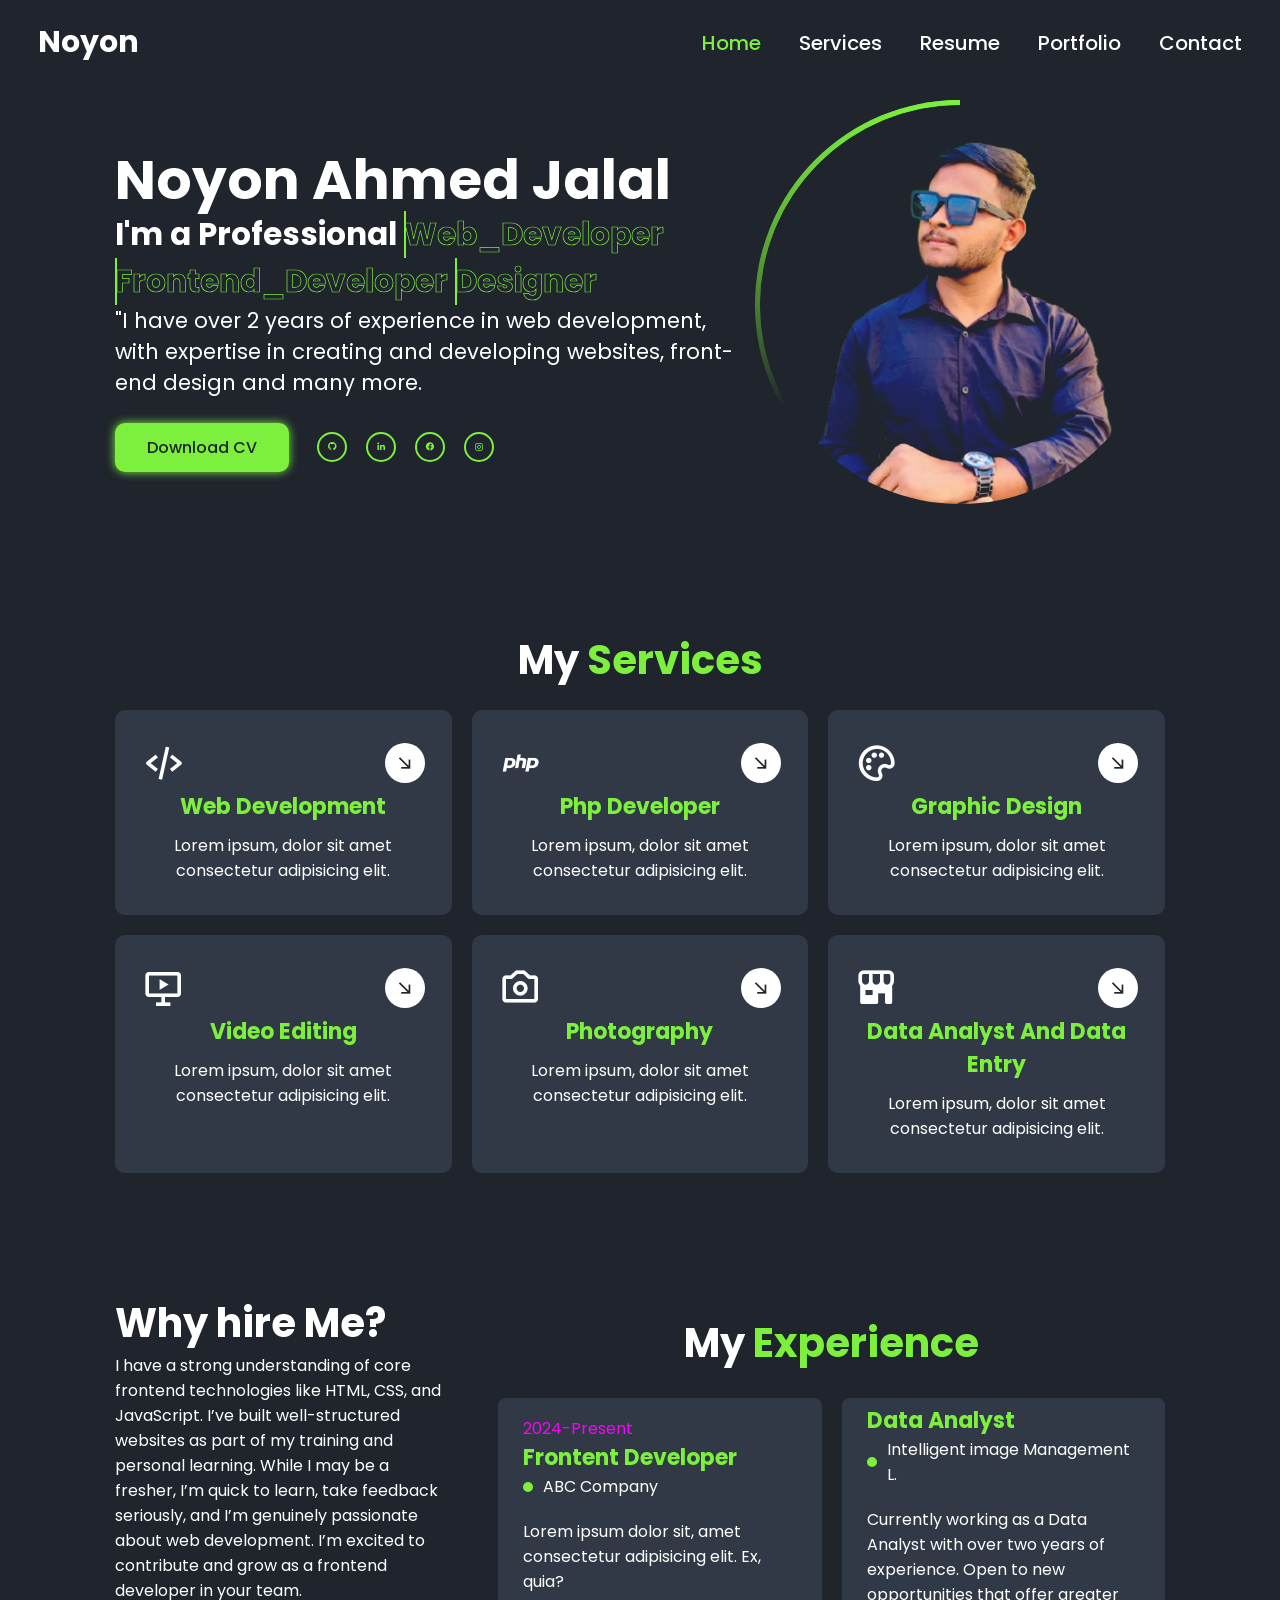
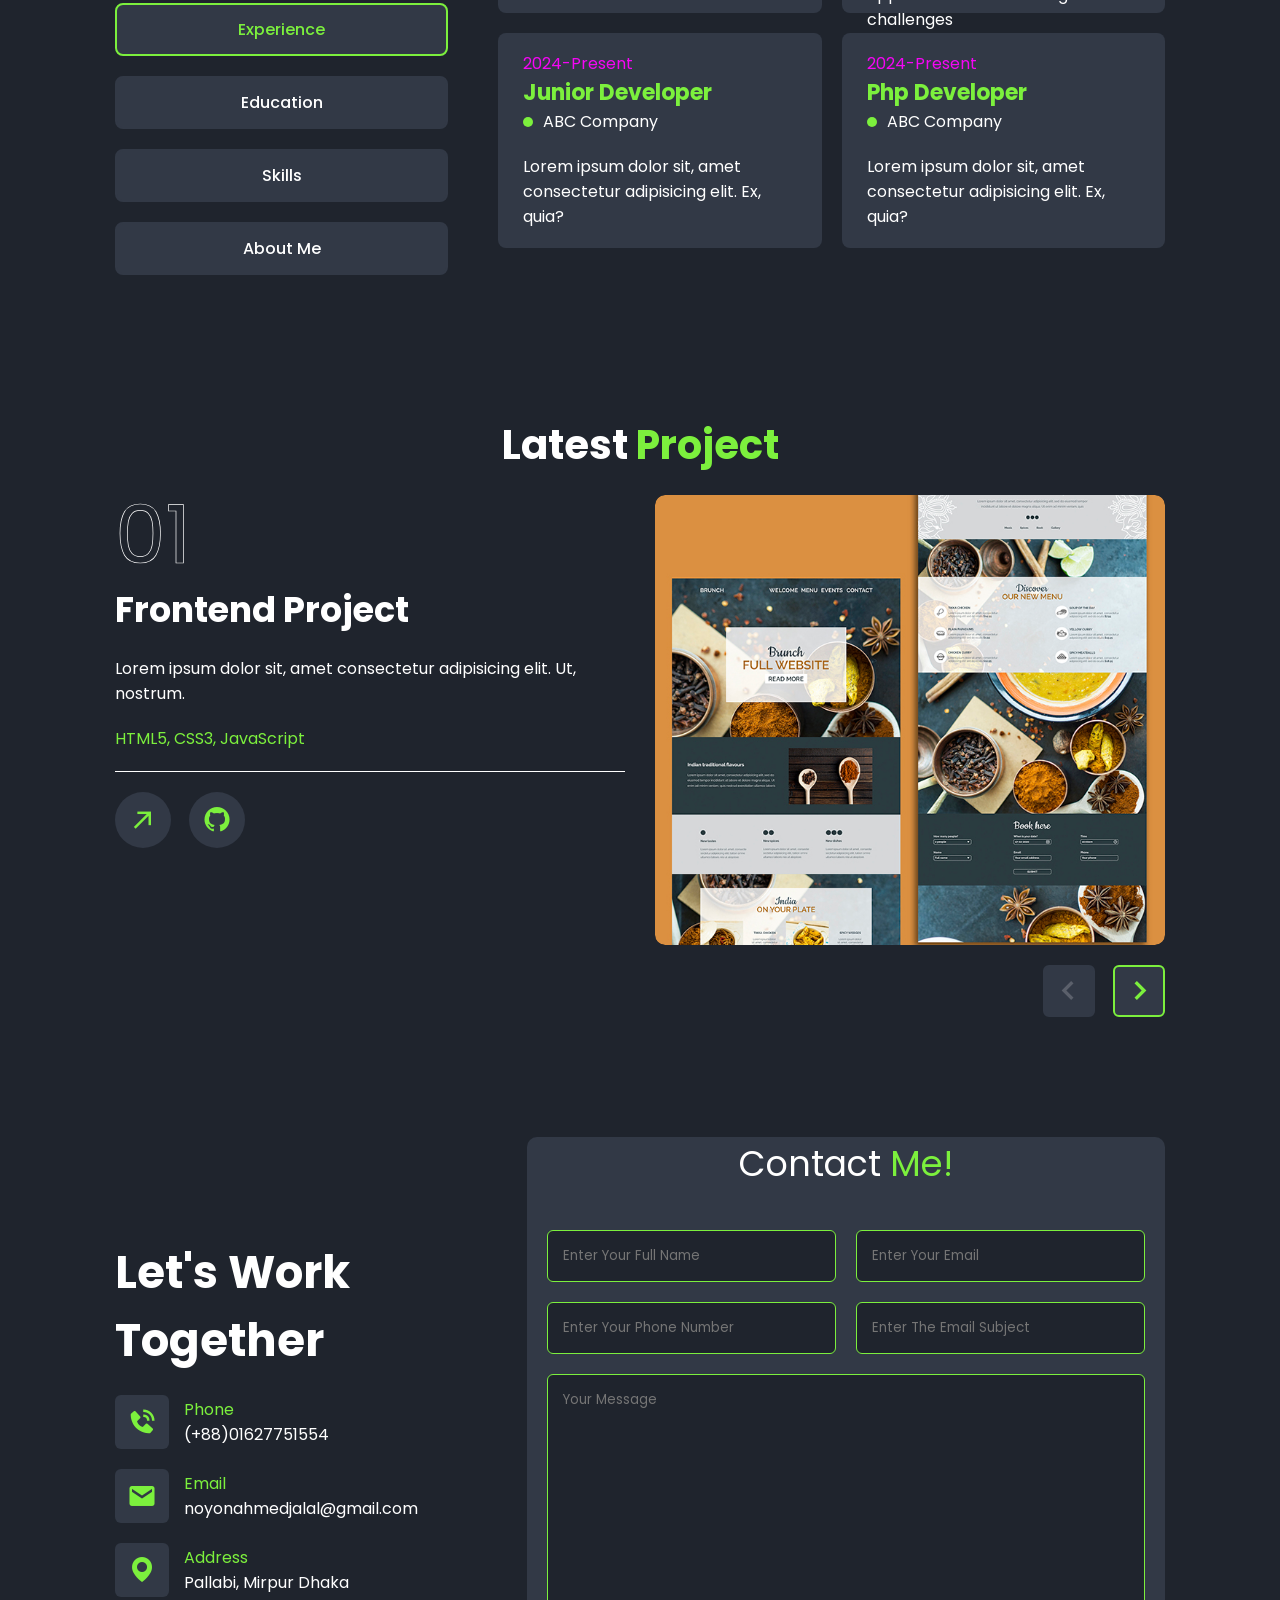
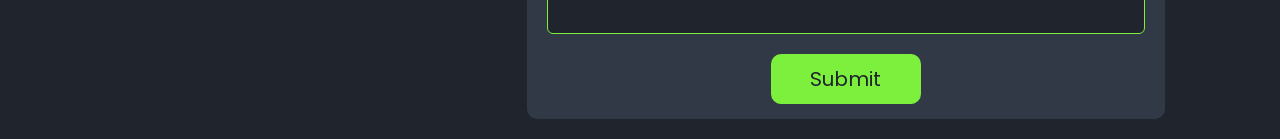
<file: index.html>
<!DOCTYPE html>
<html lang="en">
<head>
    <meta charset="UTF-8">
    <meta name="viewport" content="width=device-width, initial-scale=1.0">
    <title>Portfolio</title>
<link rel="stylesheet" href="/css/style.css">
<!-- boxicon use as a font -->
 <link href='https://unpkg.com/boxicons@2.1.4/css/boxicons.min.css' rel='stylesheet'>
 <!-- boxicon use as a font -->
</head>
<body>
    
<!-- main page start  -->
    <!-- nav start -->
     <div id="nav">
        <div id="logo">Noyon</div>
        <i class='bx bx-menu' id="menu-icon"></i>
        <div id="icon">
            <a href="#" class="active">Home</a>
            <a href="#services_page">Services</a>
            <a href="#resume">Resume</a>
            <a href="#portfolio">Portfolio</a> 
            <a href="#contact">Contact</a> 
        </div>
     </div>
     <!-- nav end -->
      <!-- home_page start -->
            <section id="home_page" class="active" >
            <div id="home_text">
                <h1>Noyon Ahmed Jalal</h1>
                <h2>I'm a Professional 
                    <span style="--1:3;" data-text="Web_Developer">Web_Developer</span>
                    <span style="--1:2;" data-text="Frontend_Developer">Frontend_Developer</span>
                    <span style="--1:1;" data-text="Designer">Designer</span>
                    
                </h2>
                <p>"I have over 2 years of experience in web development, with expertise in creating and developing websites, front-end design and many more.</p>
                <div id="home_btn">
                    <a href="#" id="btn_cv">Download CV</a>
                    <div id="home_icon">
                        <a href="#"><i class='bx bxl-github'></i></a>
                        <a href="#"><i class='bx bxl-linkedin'></i></a>
                        <a href="#"><i class='bx bxl-facebook-circle' ></i></a>
                        <a href="#"><i class='bx bxl-instagram' ></i></a>
                    </div>
                </div>
            </div>

            <div id="home_img">
                <div id="img_box">
                    <div id="img">
                        <img src="/photo/IMG_2248-removebg-preview (1).png" alt="photo">
                    </div>
                </div>
            </div>
        </div></section>
       <!-- home_page end -->


    <!-- service_page start -->
    <section id="services_page" class="">
     
            <h2 id="services_header">My <span>Services</span></h2>
    
        <div id="services_container">
            <div id="services_box">
                <div id="services_icon">
                    <i class='bx bx-code-alt'></i>
                    <a href="#"><i class='bx bx-arrow-back'></i></a>
                </div>
                <h3>Web Development</h3>
                <p>Lorem ipsum, dolor sit amet consectetur adipisicing elit.</p>
            </div>

             <div id="services_box">
                <div id="services_icon">
                   <i class='bx bxl-php'></i>
                <a href="#"><i class='bx bx-arrow-back'></i></a>
                </div>
                    <h3>Php Developer</h3>
                    <p>Lorem ipsum, dolor sit amet consectetur adipisicing elit.</p>
            </div>


             <div id="services_box">
                <div id="services_icon">
                    <i class='bx bx-palette'></i>
                    <a href="#"><i class='bx bx-arrow-back'></i></a>
                </div>
                    <h3>Graphic Design</h3>
                    <p>Lorem ipsum, dolor sit amet consectetur adipisicing elit.</p>
            </div>
             <div id="services_box">
                <div id="services_icon">
                    <i class='bx bx-slideshow'></i>
                    <a href="#"><i class='bx bx-arrow-back'></i></a>
                </div>
                        <h3>Video Editing</h3>
                        <p>Lorem ipsum, dolor sit amet consectetur adipisicing elit.</p>
            </div>
            
             <div id="services_box">
                <div id="services_icon">
                   <i class='bx bx-camera'></i>
                    <a href="#"><i class='bx bx-arrow-back'></i></a>
                </div>
                 <h3>Photography</h3>
                  <p>Lorem ipsum, dolor sit amet consectetur adipisicing elit.</p>
            </div>

                         <div id="services_box">
                <div id="services_icon">
                    <i class='bx bxs-store-alt' ></i>
                    <a href="#"><i class='bx bx-arrow-back'></i></a>
                </div>
                 <h3>Data Analyst And Data Entry</h3>
                  <p>Lorem ipsum, dolor sit amet consectetur adipisicing elit.</p>
            </div>


        </div>
     </div>
    </section>
     <!-- service_page end -->


     <!-- resume_page start -->
      <section id="resume" class="resume">
            <div class="resume-container">
                <div class="resume-box">
                    <h2>Why hire Me?</h2>
                    <p class="resume-text">I have a strong understanding of core frontend technologies like HTML, CSS, and JavaScript. I’ve built well-structured websites as part of my training and personal learning. While I may be a fresher, I’m quick to learn, take feedback seriously, and I’m genuinely passionate about web development. I’m excited to contribute and grow as a frontend developer in your team.</p>
                    <button class="resume-btn active">Experience</button>
                    <button class="resume-btn">Education</button>
                    <button class="resume-btn">Skills</button>
                    <button class="resume-btn">About Me</button>
                </div>
            <div class="resume-box">
            <div class="resume-detail experience active">
                        <h2 class="heading">My <span>Experience</span></h2>
                       
                    <div class="resume-list">
                    <div class="resume-item">
                        <p class="year">2024-Present</p>
                        <h3>Frontent Developer</h3>
                        <p class="company">ABC Company</p>
                        <p>Lorem ipsum dolor sit, amet consectetur adipisicing elit. Ex, quia?
                        </p>
                    </div>
                    <div class="resume-item">
                        <p class="year">2023-Present</p>
                        <h3>Data Analyst</h3>
                        <p class="company">Intelligent image Management L.</p>
                        <p>Currently working as a Data Analyst with over two years of experience.
                            Open to new opportunities that offer greater challenges
                        </p>
                    </div>
                    <div class="resume-item">
                        <p class="year">2024-Present</p>
                        <h3>Junior Developer</h3>
                        <p class="company">ABC Company</p>
                        <p>Lorem ipsum dolor sit, amet consectetur adipisicing elit. Ex, quia?
                        </p>
                    </div>
                    <div class="resume-item">
                        <p class="year">2024-Present</p>
                        <h3>Php Developer</h3>
                        <p class="company">ABC Company</p>
                        <p>Lorem ipsum dolor sit, amet consectetur adipisicing elit. Ex, quia?
                        </p>
                    </div>
                    </div>
            </div>

                    <div class="resume-detail education">
                        <h2 class="heading">My <span>Education</span></h2>                     
                        <div class="resume-list">
                            <div class="resume-item">
                                <p class="year">2024-Present</p>
                                <h3>BSC in CSE</h3>
                                <p class="company">World Univercity Of Bangladesh</p>
                                <p>Lorem ipsum dolor sit, amet consectetur adipisicing elit. Ex, quia?
                                </p>
                            </div>

                            <div class="resume-item">
                                <p class="year">2020-2024</p>
                                <h3>Diploma in Engineering</h3>
                                <p class="company">Mirpur Polytechnich Ins</p>
                                <p>Lorem ipsum dolor sit, amet consectetur adipisicing elit. Ex, quia?
                                </p>
                            </div>

                            <div class="resume-item">
                                <p class="year">2024-2024</p>
                                <h3>Professional Web Development</h3>
                                <p class="company">Creative It</p>
                                <p>Lorem ipsum dolor sit, amet consectetur adipisicing elit. Ex, quia?
                                </p>
                            </div>

                            <div class="resume-item">
                                <p class="year">2019</p>
                                <h3>Secondary School Certificate</h3>
                                <p class="company">Uttar Kalshi High School</p>
                                <p>Lorem ipsum dolor sit, amet consectetur adipisicing elit. Ex, quia?
                                </p>
                            </div>

                        </div>
                    </div>

                    <div class="resume-detail skills">
                        <h2 class="heading">My <span>Skills</span></h2>
                         <div class="resume-list">
                            <div class="resume-item">
                                 <i class='bx bxl-html5'></i>
                                <span>HTML</span>
                            </div>

                            <div class="resume-item">
                                 <i class='bx bxl-css3'></i>
                                <span>CSS</span>
                            </div>

                            <div class="resume-item">
                                <i class='bx bxl-javascript' ></i>
                                <span>Java Script</span>
                            </div>
<!-- 
                            <div class="resume-item">
                                <i class='bx bxl-php' ></i>
                                <span>Php</span>
                            </div>
                            <div class="resume-item">
                                <i class='bx bxl-mongodb' ></i>
                                <span>Mysql Database</span>
                            </div> -->

                        </div>
                    </div>

                    <div class="resume-detail about">
                        <h2 class="heading">About <span>Me</span></h2>
                      <div class="resume-list">

                        <div class="resume-item">
                            <p>Name: <span>Noyon Ahmed Jalal</span></p>
                        </div>

                        <div class="resume-item">
                            <p>Age: <span>25</span></p>
                        </div>

                        <div class="resume-item">
                            <p>Gender: <span>Male</span></p>
                        </div>

                        <div class="resume-item">
                            <p>Region: <span>Islam</span></p>
                        </div>

                        <div class="resume-item">
                            <p>Blood: <span>B (+) positive</span></p>
                        </div>

                        <div class="resume-item">
                            <p>Status: <span>Single</span></p>
                        </div>

                        <div class="resume-item">
                            <p>Address: <span>Mirpur-12, Pallabi, Dhaka</span></p>
                        </div>

                        <div class="resume-item">
                            <p>Nationality: <span>Bangladesh</span></p>
                        </div>


                      </div>
                    </div>

                </div>
            </div>
      </section>
      <!-- resume_page end -->


      <!-- portfolio_page start -->
      <section id="portfolio" class="portfolio">
        <h2 class="heading">Latest <span>Project</span></h2>
        <div class="portfolio-container">
            <div class="portfolio-box">
                <div class="portfolio-detail active">
                    <p class="numb">01</p>
                    <h3>Frontend Project</h3>
                     <p>Lorem ipsum dolor sit, amet consectetur adipisicing elit. Ut, nostrum.</p>
                    <div class="tech">
                        <p>HTML5, CSS3, JavaScript</p>
                    </div>
                    <div class="live-github">
                        <a href="#"><i class='bx bx-arrow-back'></i><span>Live Project</span></a>
                        <a href="#"><i class='bx bxl-github'></i><span>Github Repository</span></a>
                    </div>
                </div>

                <div class="portfolio-detail">
                    <p class="numb">02</p>
                    <h3>Frontend Project</h3>
                     <p>Lorem ipsum dolor sit, amet consectetur adipisicing elit. Ut, nostrum.</p>
                    <div class="tech">
                        <p>HTML5, CSS3, JavaScript</p>
                    </div>
                    <div class="live-github">
                        <a href="#"><i class='bx bx-arrow-back'></i><span>Live Project</span></a>
                        <a href="#"><i class='bx bxl-github'></i><span>Github Repository</span></a>
                    </div>
                </div>

                <div class="portfolio-detail">
                    <p class="numb">03</p>
                    <h3>Frontend Project</h3>
                     <p>Lorem ipsum dolor sit, amet consectetur adipisicing elit. Ut, nostrum.</p>
                    <div class="tech">
                        <p>HTML5, CSS3, JavaScript</p>
                    </div>
                    <div class="live-github">
                        <a href="#"><i class='bx bx-arrow-back'></i><span>Live Project</span></a>
                        <a href="#"><i class='bx bxl-github'></i><span>Github Repository</span></a>
                    </div>
                </div>

                <div class="portfolio-detail">
                    <p class="numb">04</p>
                    <h3>Frontend Project</h3>
                     <p>Lorem ipsum dolor sit, amet consectetur adipisicing elit. Ut, nostrum.</p>
                    <div class="tech">
                        <p>HTML5, CSS3, JavaScript</p>
                    </div>
                    <div class="live-github">
                        <a href="#"><i class='bx bx-arrow-back'></i><span>Live Project</span></a>
                        <a href="#"><i class='bx bxl-github'></i><span>Github Repository</span></a>
                    </div>
                </div>

                <div class="portfolio-detail">
                    <p class="numb">05</p>
                    <h3>Frontend Project</h3>
                     <p>Lorem ipsum dolor sit, amet consectetur adipisicing elit. Ut, nostrum.</p>
                    <div class="tech">
                        <p>HTML5, CSS3, JavaScript</p>
                    </div>
                    <div class="live-github">
                        <a href="#"><i class='bx bx-arrow-back'></i><span>Live Project</span></a>
                        <a href="#"><i class='bx bxl-github'></i><span>Github Repository</span></a>
                    </div>
                </div>

                <div class="portfolio-detail">
                    <p class="numb">06</p>
                    <h3>Frontend Project</h3>
                     <p>Lorem ipsum dolor sit, amet consectetur adipisicing elit. Ut, nostrum.</p>
                    <div class="tech">
                        <p>HTML5, CSS3, JavaScript</p>
                    </div>
                    <div class="live-github">
                        <a href="#"><i class='bx bx-arrow-back'></i><span>Live Project</span></a>
                        <a href="#"><i class='bx bxl-github'></i><span>Github Repository</span></a>
                    </div>
                </div>

            </div>

            <div class="portfolio-box">
                <div class="portfolio-carousel">
                    <div class="img-slide">
                        <div class="img-item">
                            <img src="/images/portfolio6.jpg" alt="">
                        </div>

                        <div class="img-item">
                            <img src="/images/portfolio5.jpg" alt="">
                        </div>

                        <div class="img-item">
                            <img src="/images/portfolio1.jpg" alt="">
                        </div>

                        <div class="img-item">
                            <img src="/images/portfolio2.jpg" alt="">
                        </div>

                        <div class="img-item">
                            <img src="/images/portfolio3.jpg" alt="">
                        </div>

                        <div class="img-item">
                            <img src="/images/portfolio4.jpg" alt="">
                        </div>

                    </div>
                </div>

                <div class="navigation ">
                    <button class="arrow-left disabled"><i class='bx bx-chevron-left'></i></button>
                    <button class="arrow-right"><i class='bx bx-chevron-right' ></i></button>
                </div>

            </div>

        </div>
      </section>
      <!-- portfolio_page end -->


      <!-- contact_page start -->
       <section id="contact" class="contact">
         <div class="contact-container">
            <div class="contact-box">
                <h2>Let's Work Together</h2>
                <div class="contact-detail">
                    <i class='bx bxs-phone-call'></i>
                    <div class="detail">
                        <p>Phone</p>
                        <p>(+88)01627751554</p>
                    </div>
                </div>

                <div class="contact-detail">
                    <i class='bx bxs-envelope' ></i>
                    <div class="detail">
                        <p>Email</p>
                        <p>noyonahmedjalal@gmail.com</p>
                    </div>
                </div>

                <div class="contact-detail">
                    <i class='bx bxs-map'></i>
                    <div class="detail">
                        <p>Address</p>
                        <p>Pallabi, Mirpur Dhaka</p>
                    </div>
                </div>

            </div>


            <div class="contact-box">
                <form action="">

                    <div class="heading">Contact <span>Me!</span></div>
                    <div class="field-box">
                        <input type="text" placeholder="Enter Your Full Name" required>
                        <input type="email" placeholder="Enter Your Email" required>
                        <input type="text" placeholder="Enter Your Phone Number" required>
                        <input type="text" placeholder="Enter The Email Subject" required>
                        <textarea name="" id="" placeholder="Your Message" required></textarea>
                    </div>
                    <button type="submit" class="btn">Submit</button>

                </form>
            </div>

         </div>
       </section>
       <!-- contact_page end -->

      
</div>
<!-- main page end -->

    <script src="/js/script.js"></script>
</body>
</html>
</file>
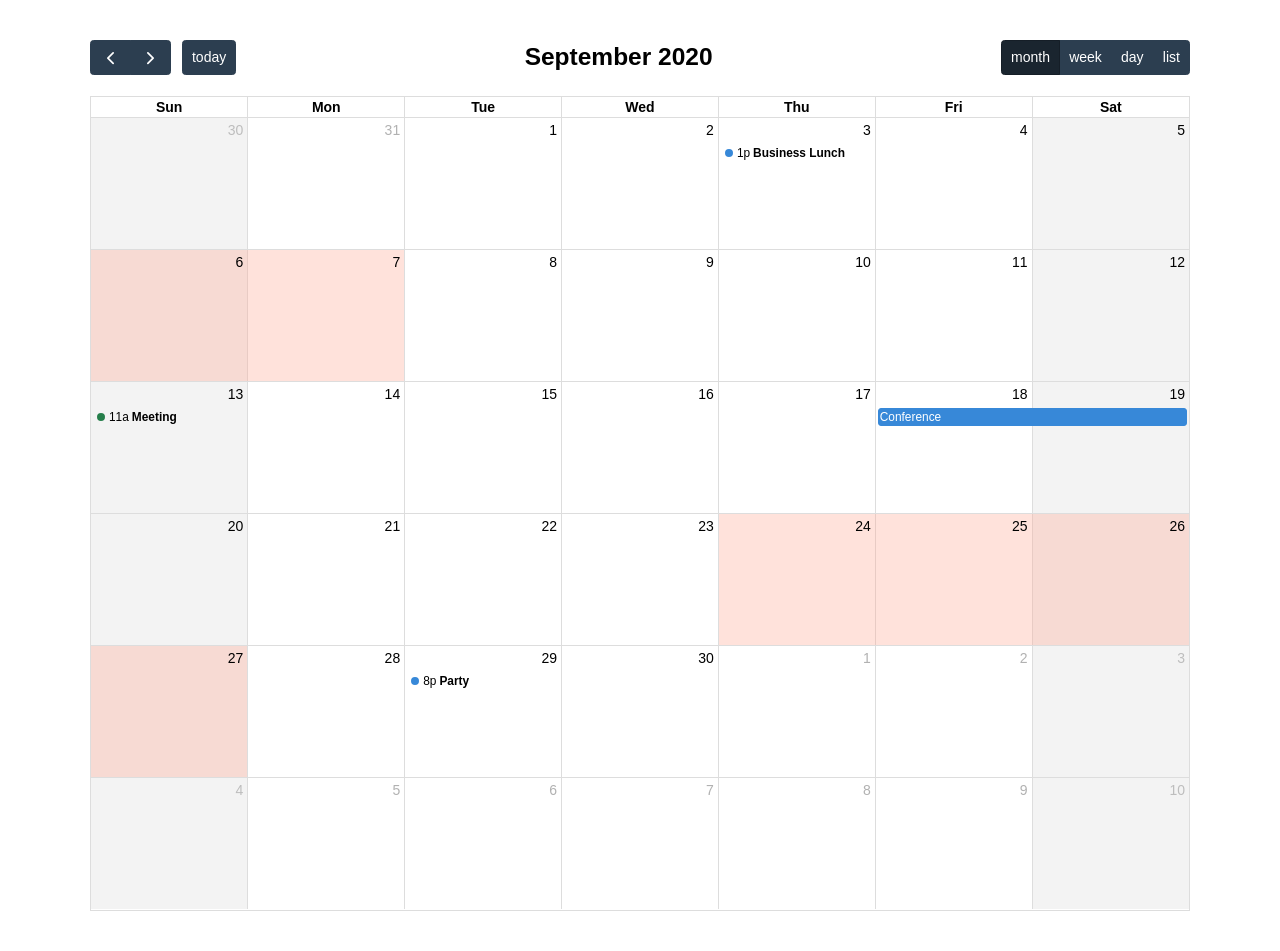
<file: Food E-commerce Website/public/assets/plugins/fullcalendar/examples/background-events.html>
<!DOCTYPE html>
<html>
<head>
<meta charset='utf-8' />
<link href='../lib/main.css' rel='stylesheet' />
<script src='../lib/main.js'></script>
<script>

  document.addEventListener('DOMContentLoaded', function() {
    var calendarEl = document.getElementById('calendar');

    var calendar = new FullCalendar.Calendar(calendarEl, {
      headerToolbar: {
        left: 'prev,next today',
        center: 'title',
        right: 'dayGridMonth,timeGridWeek,timeGridDay,listMonth'
      },
      initialDate: '2020-09-12',
      navLinks: true, // can click day/week names to navigate views
      businessHours: true, // display business hours
      editable: true,
      selectable: true,
      events: [
        {
          title: 'Business Lunch',
          start: '2020-09-03T13:00:00',
          constraint: 'businessHours'
        },
        {
          title: 'Meeting',
          start: '2020-09-13T11:00:00',
          constraint: 'availableForMeeting', // defined below
          color: '#257e4a'
        },
        {
          title: 'Conference',
          start: '2020-09-18',
          end: '2020-09-20'
        },
        {
          title: 'Party',
          start: '2020-09-29T20:00:00'
        },

        // areas where "Meeting" must be dropped
        {
          groupId: 'availableForMeeting',
          start: '2020-09-11T10:00:00',
          end: '2020-09-11T16:00:00',
          display: 'background'
        },
        {
          groupId: 'availableForMeeting',
          start: '2020-09-13T10:00:00',
          end: '2020-09-13T16:00:00',
          display: 'background'
        },

        // red areas where no events can be dropped
        {
          start: '2020-09-24',
          end: '2020-09-28',
          overlap: false,
          display: 'background',
          color: '#ff9f89'
        },
        {
          start: '2020-09-06',
          end: '2020-09-08',
          overlap: false,
          display: 'background',
          color: '#ff9f89'
        }
      ]
    });

    calendar.render();
  });

</script>
<style>

  body {
    margin: 40px 10px;
    padding: 0;
    font-family: Arial, Helvetica Neue, Helvetica, sans-serif;
    font-size: 14px;
  }

  #calendar {
    max-width: 1100px;
    margin: 0 auto;
  }

</style>
</head>
<body>

  <div id='calendar'></div>

</body>
</html>
</file>
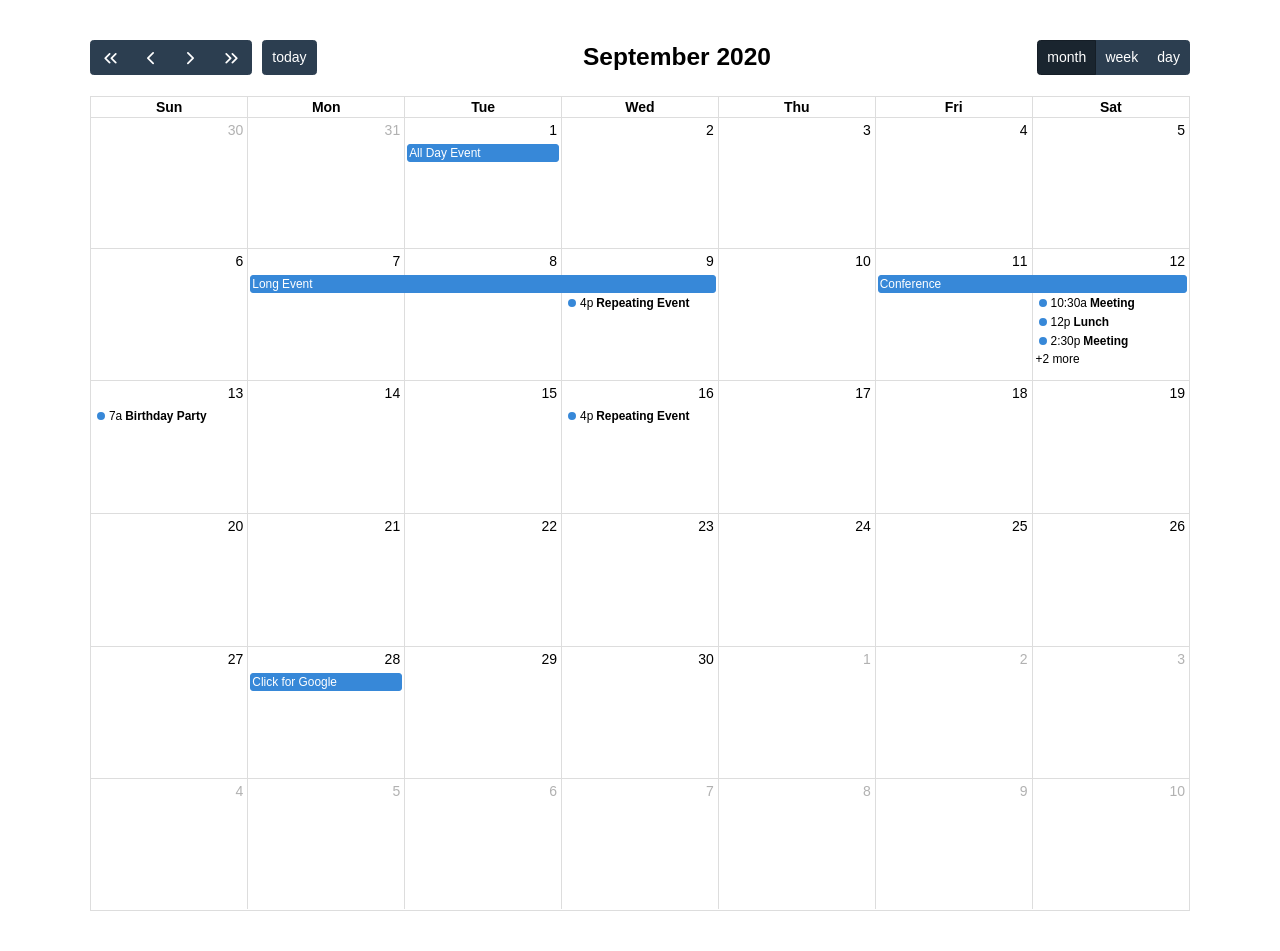
<file: Food E-commerce Website/public/assets/plugins/fullcalendar/examples/daygrid-views.html>
<!DOCTYPE html>
<html>
<head>
<meta charset='utf-8' />
<link href='../lib/main.css' rel='stylesheet' />
<script src='../lib/main.js'></script>
<script>

  document.addEventListener('DOMContentLoaded', function() {
    var calendarEl = document.getElementById('calendar');

    var calendar = new FullCalendar.Calendar(calendarEl, {
      headerToolbar: {
        left: 'prevYear,prev,next,nextYear today',
        center: 'title',
        right: 'dayGridMonth,dayGridWeek,dayGridDay'
      },
      initialDate: '2020-09-12',
      navLinks: true, // can click day/week names to navigate views
      editable: true,
      dayMaxEvents: true, // allow "more" link when too many events
      events: [
        {
          title: 'All Day Event',
          start: '2020-09-01'
        },
        {
          title: 'Long Event',
          start: '2020-09-07',
          end: '2020-09-10'
        },
        {
          groupId: 999,
          title: 'Repeating Event',
          start: '2020-09-09T16:00:00'
        },
        {
          groupId: 999,
          title: 'Repeating Event',
          start: '2020-09-16T16:00:00'
        },
        {
          title: 'Conference',
          start: '2020-09-11',
          end: '2020-09-13'
        },
        {
          title: 'Meeting',
          start: '2020-09-12T10:30:00',
          end: '2020-09-12T12:30:00'
        },
        {
          title: 'Lunch',
          start: '2020-09-12T12:00:00'
        },
        {
          title: 'Meeting',
          start: '2020-09-12T14:30:00'
        },
        {
          title: 'Happy Hour',
          start: '2020-09-12T17:30:00'
        },
        {
          title: 'Dinner',
          start: '2020-09-12T20:00:00'
        },
        {
          title: 'Birthday Party',
          start: '2020-09-13T07:00:00'
        },
        {
          title: 'Click for Google',
          url: 'http://google.com/',
          start: '2020-09-28'
        }
      ]
    });

    calendar.render();
  });

</script>
<style>

  body {
    margin: 40px 10px;
    padding: 0;
    font-family: Arial, Helvetica Neue, Helvetica, sans-serif;
    font-size: 14px;
  }

  #calendar {
    max-width: 1100px;
    margin: 0 auto;
  }

</style>
</head>
<body>

  <div id='calendar'></div>

</body>
</html>
</file>
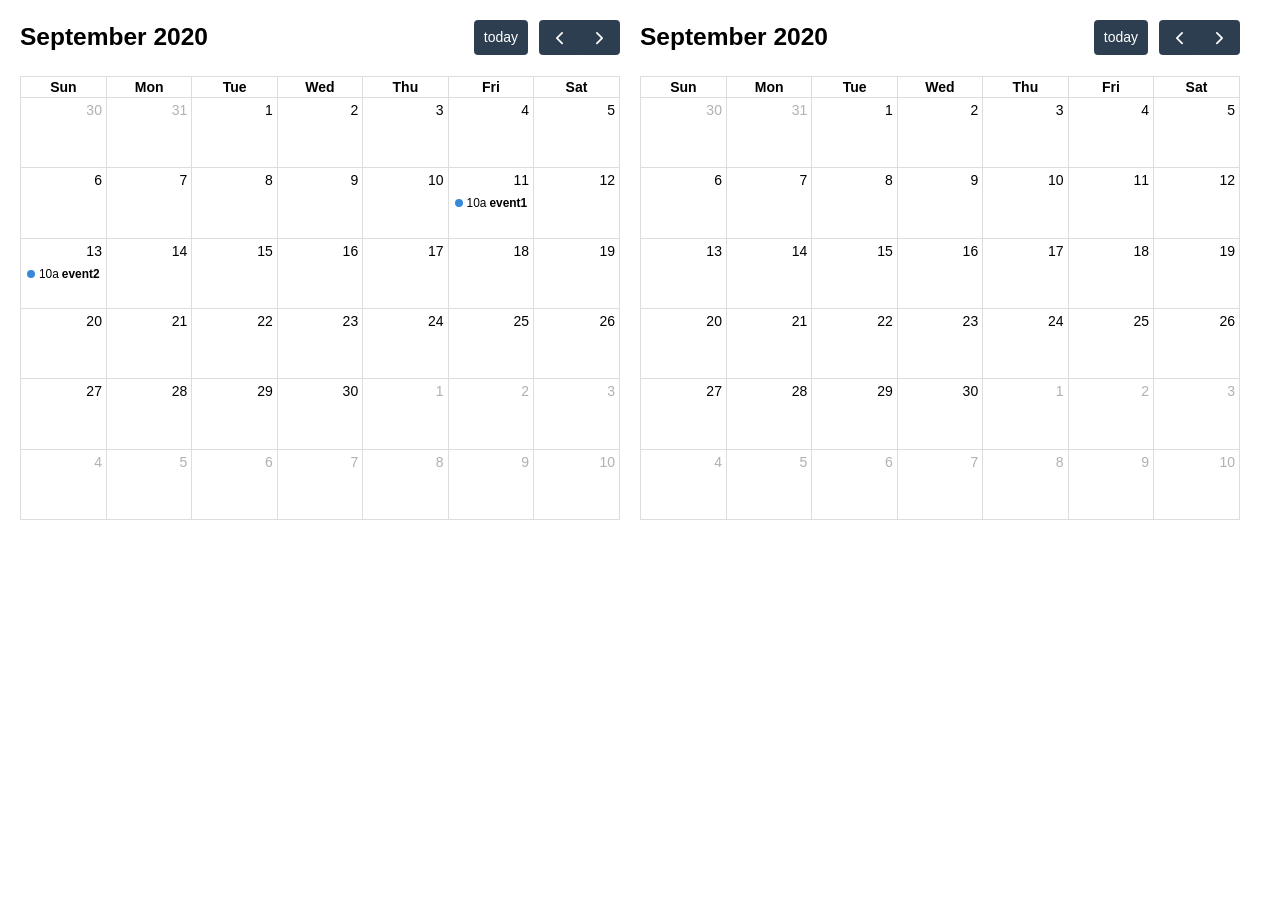
<file: Food E-commerce Website/public/assets/plugins/fullcalendar/examples/external-dragging-2cals.html>
<!DOCTYPE html>
<html>
<head>
<meta charset='utf-8' />
<link href='../lib/main.css' rel='stylesheet' />
<script src='../lib/main.js'></script>
<script>

  document.addEventListener('DOMContentLoaded', function() {
    var srcCalendarEl = document.getElementById('source-calendar');
    var destCalendarEl = document.getElementById('destination-calendar');

    var srcCalendar = new FullCalendar.Calendar(srcCalendarEl, {
      editable: true,
      initialDate: '2020-09-12',
      events: [
        {
          title: 'event1',
          start: '2020-09-11T10:00:00',
          end: '2020-09-11T16:00:00'
        },
        {
          title: 'event2',
          start: '2020-09-13T10:00:00',
          end: '2020-09-13T16:00:00'
        }
      ],
      eventLeave: function(info) {
        console.log('event left!', info.event);
      }
    });

    var destCalendar = new FullCalendar.Calendar(destCalendarEl, {
      initialDate: '2020-09-12',
      editable: true,
      droppable: true, // will let it receive events!
      eventReceive: function(info) {
        console.log('event received!', info.event);
      }
    });

    srcCalendar.render();
    destCalendar.render();
  });

</script>
<style>

  body {
    margin: 20px 0 0 20px;
    font-size: 14px;
    font-family: Arial, Helvetica Neue, Helvetica, sans-serif;
  }

  #source-calendar,
  #destination-calendar {
    float: left;
    width: 600px;
    margin: 0 20px 20px 0;
  }

</style>
</head>
<body>

  <div id='source-calendar'></div>
  <div id='destination-calendar'></div>

</body>
</html>
</file>
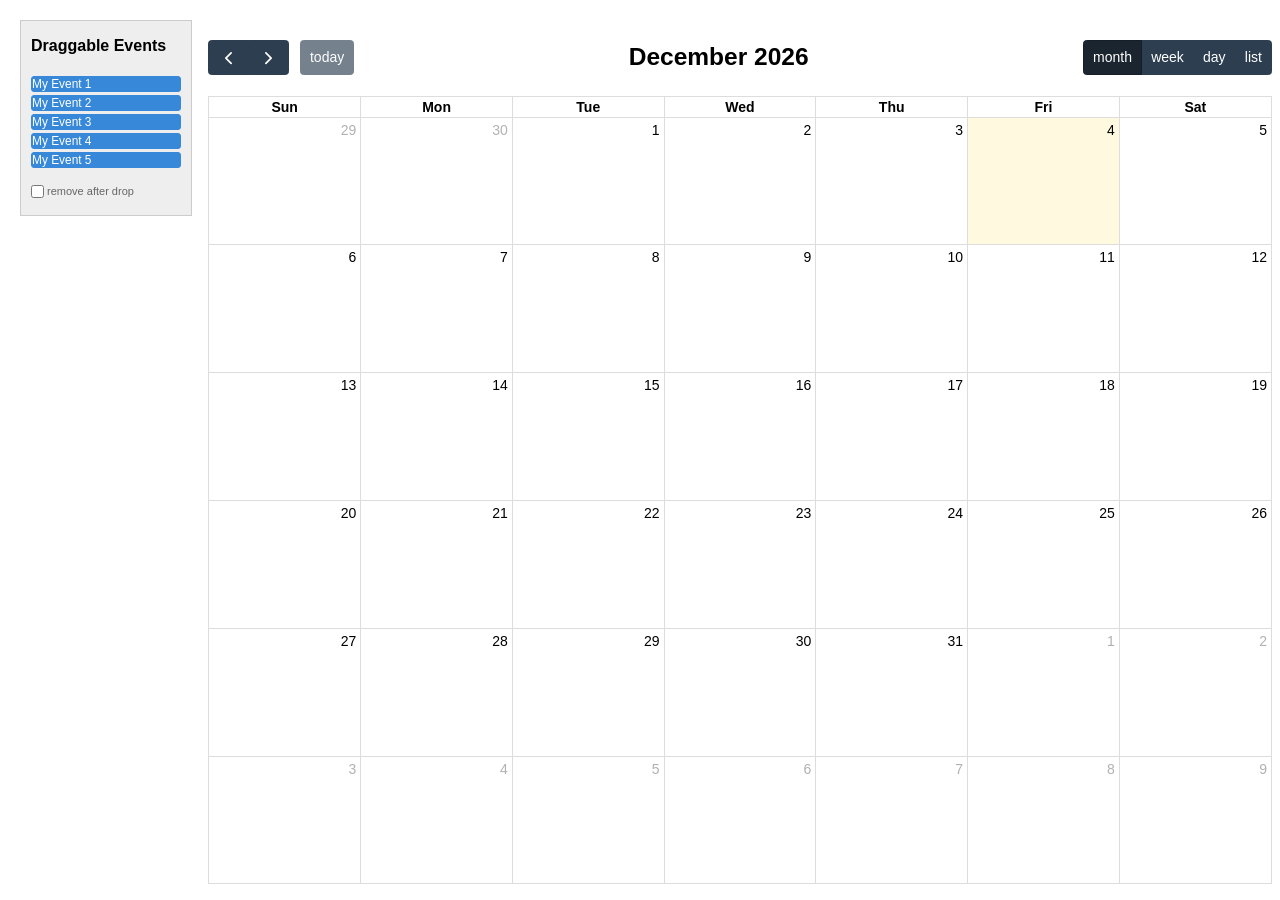
<file: Food E-commerce Website/public/assets/plugins/fullcalendar/examples/external-dragging-builtin.html>
<!DOCTYPE html>
<html>
<head>
<meta charset='utf-8' />
<link href='../lib/main.css' rel='stylesheet' />
<script src='../lib/main.js'></script>
<script>

  document.addEventListener('DOMContentLoaded', function() {

    /* initialize the external events
    -----------------------------------------------------------------*/

    var containerEl = document.getElementById('external-events-list');
    new FullCalendar.Draggable(containerEl, {
      itemSelector: '.fc-event',
      eventData: function(eventEl) {
        return {
          title: eventEl.innerText.trim()
        }
      }
    });

    //// the individual way to do it
    // var containerEl = document.getElementById('external-events-list');
    // var eventEls = Array.prototype.slice.call(
    //   containerEl.querySelectorAll('.fc-event')
    // );
    // eventEls.forEach(function(eventEl) {
    //   new FullCalendar.Draggable(eventEl, {
    //     eventData: {
    //       title: eventEl.innerText.trim(),
    //     }
    //   });
    // });

    /* initialize the calendar
    -----------------------------------------------------------------*/

    var calendarEl = document.getElementById('calendar');
    var calendar = new FullCalendar.Calendar(calendarEl, {
      headerToolbar: {
        left: 'prev,next today',
        center: 'title',
        right: 'dayGridMonth,timeGridWeek,timeGridDay,listWeek'
      },
      editable: true,
      droppable: true, // this allows things to be dropped onto the calendar
      drop: function(arg) {
        // is the "remove after drop" checkbox checked?
        if (document.getElementById('drop-remove').checked) {
          // if so, remove the element from the "Draggable Events" list
          arg.draggedEl.parentNode.removeChild(arg.draggedEl);
        }
      }
    });
    calendar.render();

  });

</script>
<style>

  body {
    margin-top: 40px;
    font-size: 14px;
    font-family: Arial, Helvetica Neue, Helvetica, sans-serif;
  }

  #external-events {
    position: fixed;
    left: 20px;
    top: 20px;
    width: 150px;
    padding: 0 10px;
    border: 1px solid #ccc;
    background: #eee;
    text-align: left;
  }

  #external-events h4 {
    font-size: 16px;
    margin-top: 0;
    padding-top: 1em;
  }

  #external-events .fc-event {
    margin: 3px 0;
    cursor: move;
  }

  #external-events p {
    margin: 1.5em 0;
    font-size: 11px;
    color: #666;
  }

  #external-events p input {
    margin: 0;
    vertical-align: middle;
  }

  #calendar-wrap {
    margin-left: 200px;
  }

  #calendar {
    max-width: 1100px;
    margin: 0 auto;
  }

</style>
</head>
<body>
  <div id='wrap'>

    <div id='external-events'>
      <h4>Draggable Events</h4>

      <div id='external-events-list'>
        <div class='fc-event fc-h-event fc-daygrid-event fc-daygrid-block-event'>
          <div class='fc-event-main'>My Event 1</div>
        </div>
        <div class='fc-event fc-h-event fc-daygrid-event fc-daygrid-block-event'>
          <div class='fc-event-main'>My Event 2</div>
        </div>
        <div class='fc-event fc-h-event fc-daygrid-event fc-daygrid-block-event'>
          <div class='fc-event-main'>My Event 3</div>
        </div>
        <div class='fc-event fc-h-event fc-daygrid-event fc-daygrid-block-event'>
          <div class='fc-event-main'>My Event 4</div>
        </div>
        <div class='fc-event fc-h-event fc-daygrid-event fc-daygrid-block-event'>
          <div class='fc-event-main'>My Event 5</div>
        </div>
      </div>

      <p>
        <input type='checkbox' id='drop-remove' />
        <label for='drop-remove'>remove after drop</label>
      </p>
    </div>

    <div id='calendar-wrap'>
      <div id='calendar'></div>
    </div>

  </div>
</body>
</html>
</file>
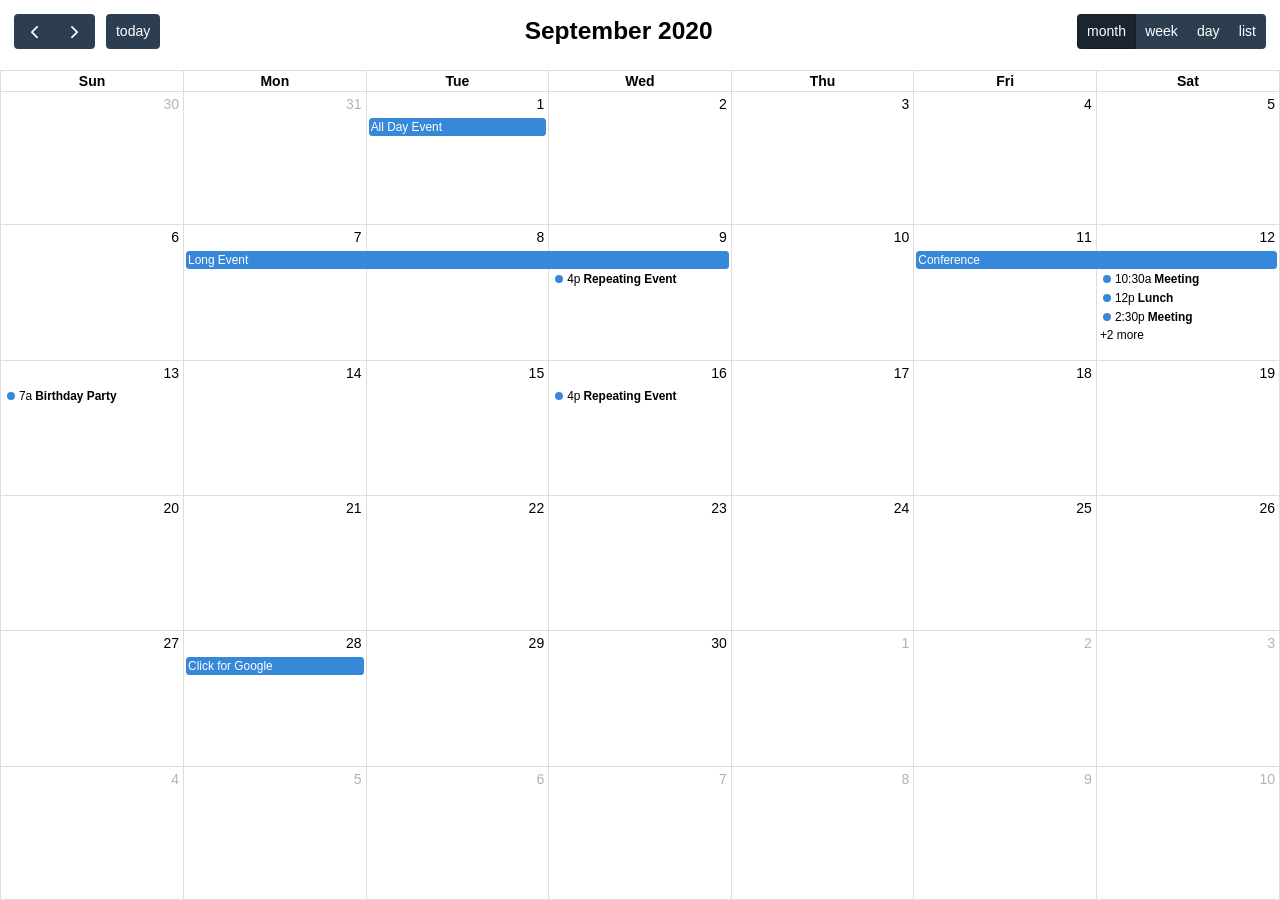
<file: Food E-commerce Website/public/assets/plugins/fullcalendar/examples/full-height.html>
<!DOCTYPE html>
<html>
<head>
<meta charset='utf-8' />
<link href='../lib/main.css' rel='stylesheet' />
<script src='../lib/main.js'></script>
<script>

  document.addEventListener('DOMContentLoaded', function() {
    var calendarEl = document.getElementById('calendar');

    var calendar = new FullCalendar.Calendar(calendarEl, {
      height: '100%',
      expandRows: true,
      slotMinTime: '08:00',
      slotMaxTime: '20:00',
      headerToolbar: {
        left: 'prev,next today',
        center: 'title',
        right: 'dayGridMonth,timeGridWeek,timeGridDay,listWeek'
      },
      initialView: 'dayGridMonth',
      initialDate: '2020-09-12',
      navLinks: true, // can click day/week names to navigate views
      editable: true,
      selectable: true,
      nowIndicator: true,
      dayMaxEvents: true, // allow "more" link when too many events
      events: [
        {
          title: 'All Day Event',
          start: '2020-09-01',
        },
        {
          title: 'Long Event',
          start: '2020-09-07',
          end: '2020-09-10'
        },
        {
          groupId: 999,
          title: 'Repeating Event',
          start: '2020-09-09T16:00:00'
        },
        {
          groupId: 999,
          title: 'Repeating Event',
          start: '2020-09-16T16:00:00'
        },
        {
          title: 'Conference',
          start: '2020-09-11',
          end: '2020-09-13'
        },
        {
          title: 'Meeting',
          start: '2020-09-12T10:30:00',
          end: '2020-09-12T12:30:00'
        },
        {
          title: 'Lunch',
          start: '2020-09-12T12:00:00'
        },
        {
          title: 'Meeting',
          start: '2020-09-12T14:30:00'
        },
        {
          title: 'Happy Hour',
          start: '2020-09-12T17:30:00'
        },
        {
          title: 'Dinner',
          start: '2020-09-12T20:00:00'
        },
        {
          title: 'Birthday Party',
          start: '2020-09-13T07:00:00'
        },
        {
          title: 'Click for Google',
          url: 'http://google.com/',
          start: '2020-09-28'
        }
      ]
    });

    calendar.render();
  });

</script>
<style>

  html, body {
    overflow: hidden; /* don't do scrollbars */
    font-family: Arial, Helvetica Neue, Helvetica, sans-serif;
    font-size: 14px;
  }

  #calendar-container {
    position: fixed;
    top: 0;
    left: 0;
    right: 0;
    bottom: 0;
  }

  .fc-header-toolbar {
    /*
    the calendar will be butting up against the edges,
    but let's scoot in the header's buttons
    */
    padding-top: 1em;
    padding-left: 1em;
    padding-right: 1em;
  }

</style>
</head>
<body>

  <div id='calendar-container'>
    <div id='calendar'></div>
  </div>

</body>
</html>
</file>
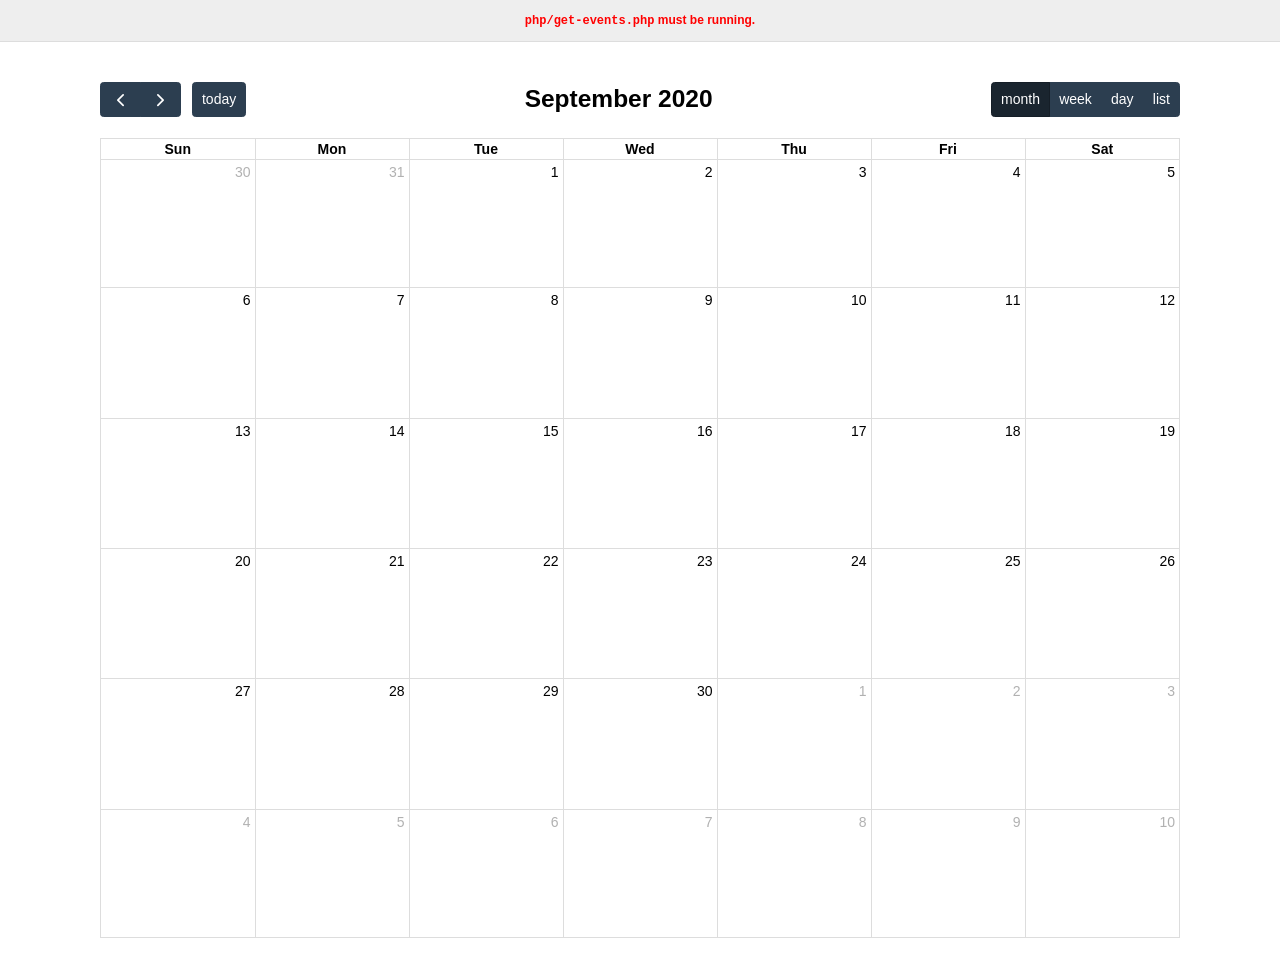
<file: Food E-commerce Website/public/assets/plugins/fullcalendar/examples/json.html>
<!DOCTYPE html>
<html>
<head>
<meta charset='utf-8' />
<link href='../lib/main.css' rel='stylesheet' />
<script src='../lib/main.js'></script>
<script>

  document.addEventListener('DOMContentLoaded', function() {
    var calendarEl = document.getElementById('calendar');

    var calendar = new FullCalendar.Calendar(calendarEl, {
      headerToolbar: {
        left: 'prev,next today',
        center: 'title',
        right: 'dayGridMonth,timeGridWeek,timeGridDay,listWeek'
      },
      initialDate: '2020-09-12',
      editable: true,
      navLinks: true, // can click day/week names to navigate views
      dayMaxEvents: true, // allow "more" link when too many events
      events: {
        url: 'php/get-events.php',
        failure: function() {
          document.getElementById('script-warning').style.display = 'block'
        }
      },
      loading: function(bool) {
        document.getElementById('loading').style.display =
          bool ? 'block' : 'none';
      }
    });

    calendar.render();
  });

</script>
<style>

  body {
    margin: 0;
    padding: 0;
    font-family: Arial, Helvetica Neue, Helvetica, sans-serif;
    font-size: 14px;
  }

  #script-warning {
    display: none;
    background: #eee;
    border-bottom: 1px solid #ddd;
    padding: 0 10px;
    line-height: 40px;
    text-align: center;
    font-weight: bold;
    font-size: 12px;
    color: red;
  }

  #loading {
    display: none;
    position: absolute;
    top: 10px;
    right: 10px;
  }

  #calendar {
    max-width: 1100px;
    margin: 40px auto;
    padding: 0 10px;
  }

</style>
</head>
<body>

  <div id='script-warning'>
    <code>php/get-events.php</code> must be running.
  </div>

  <div id='loading'>loading...</div>

  <div id='calendar'></div>

</body>
</html>
</file>
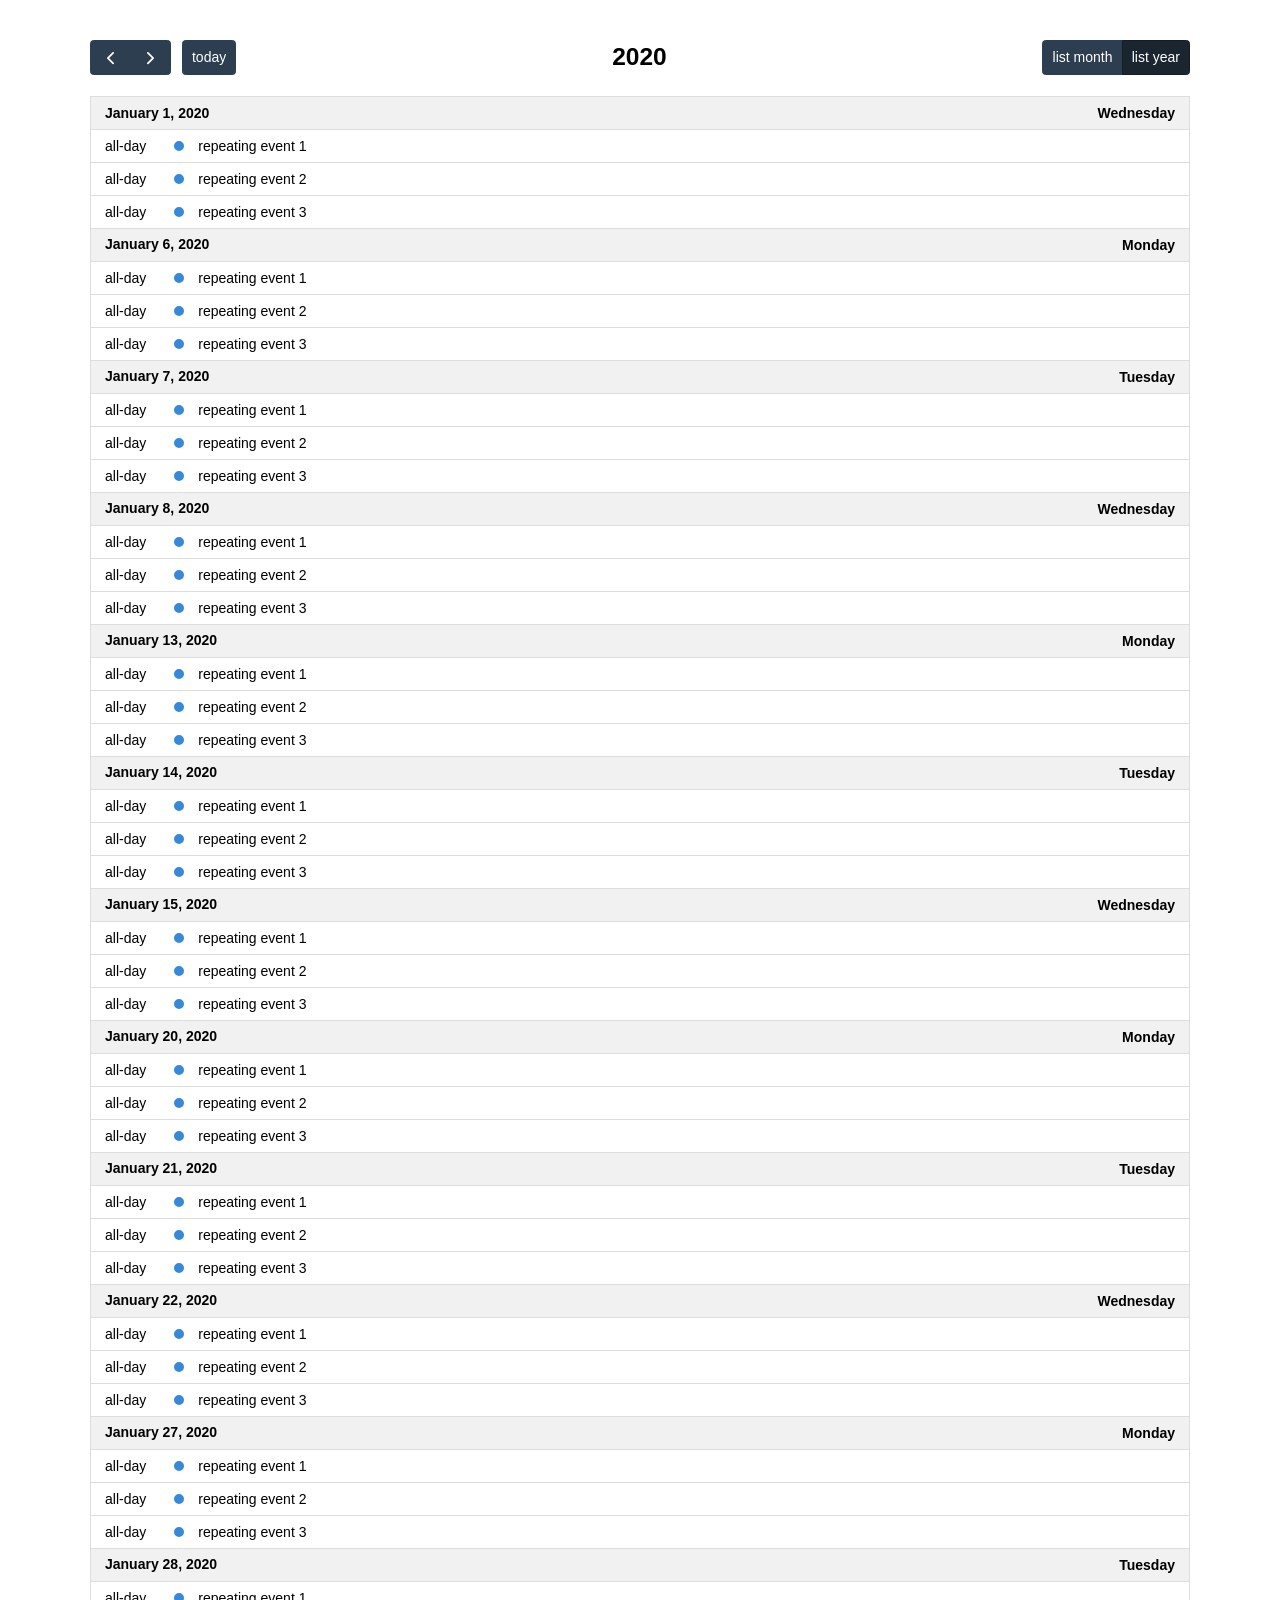
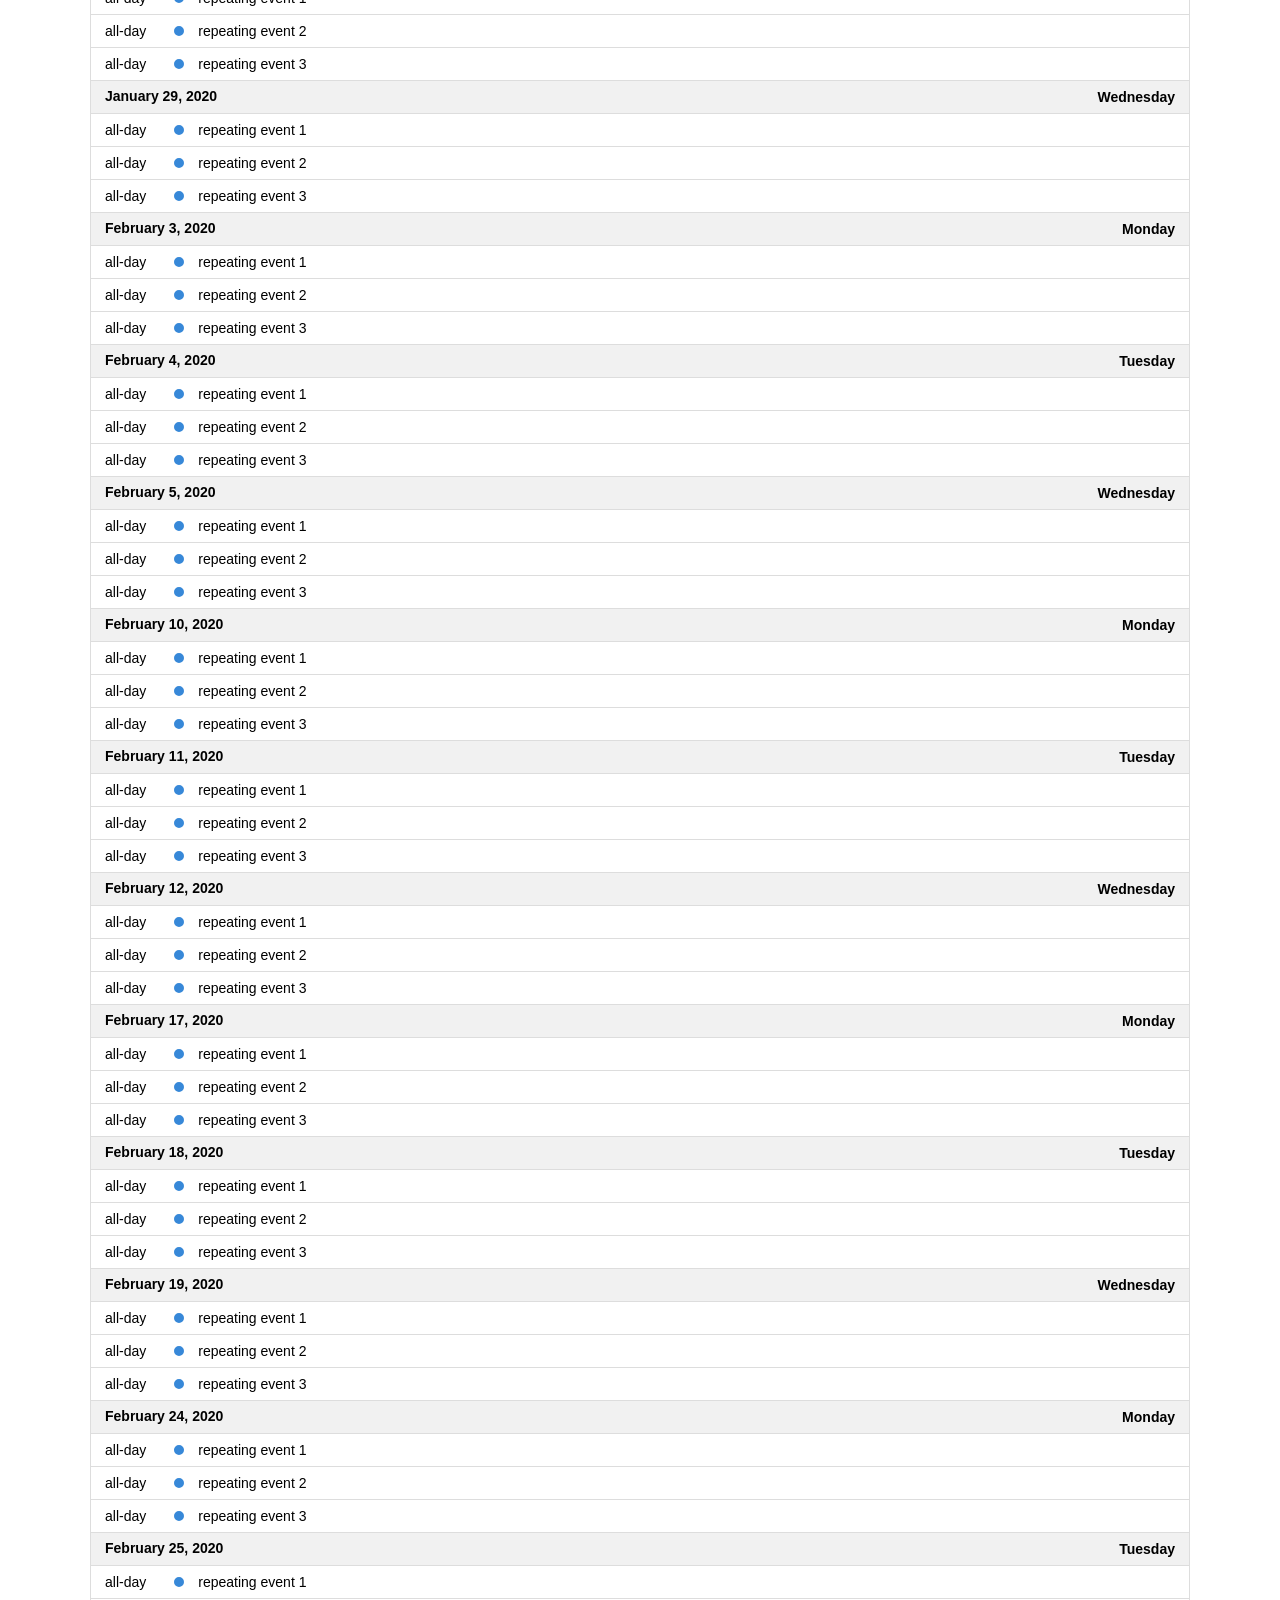
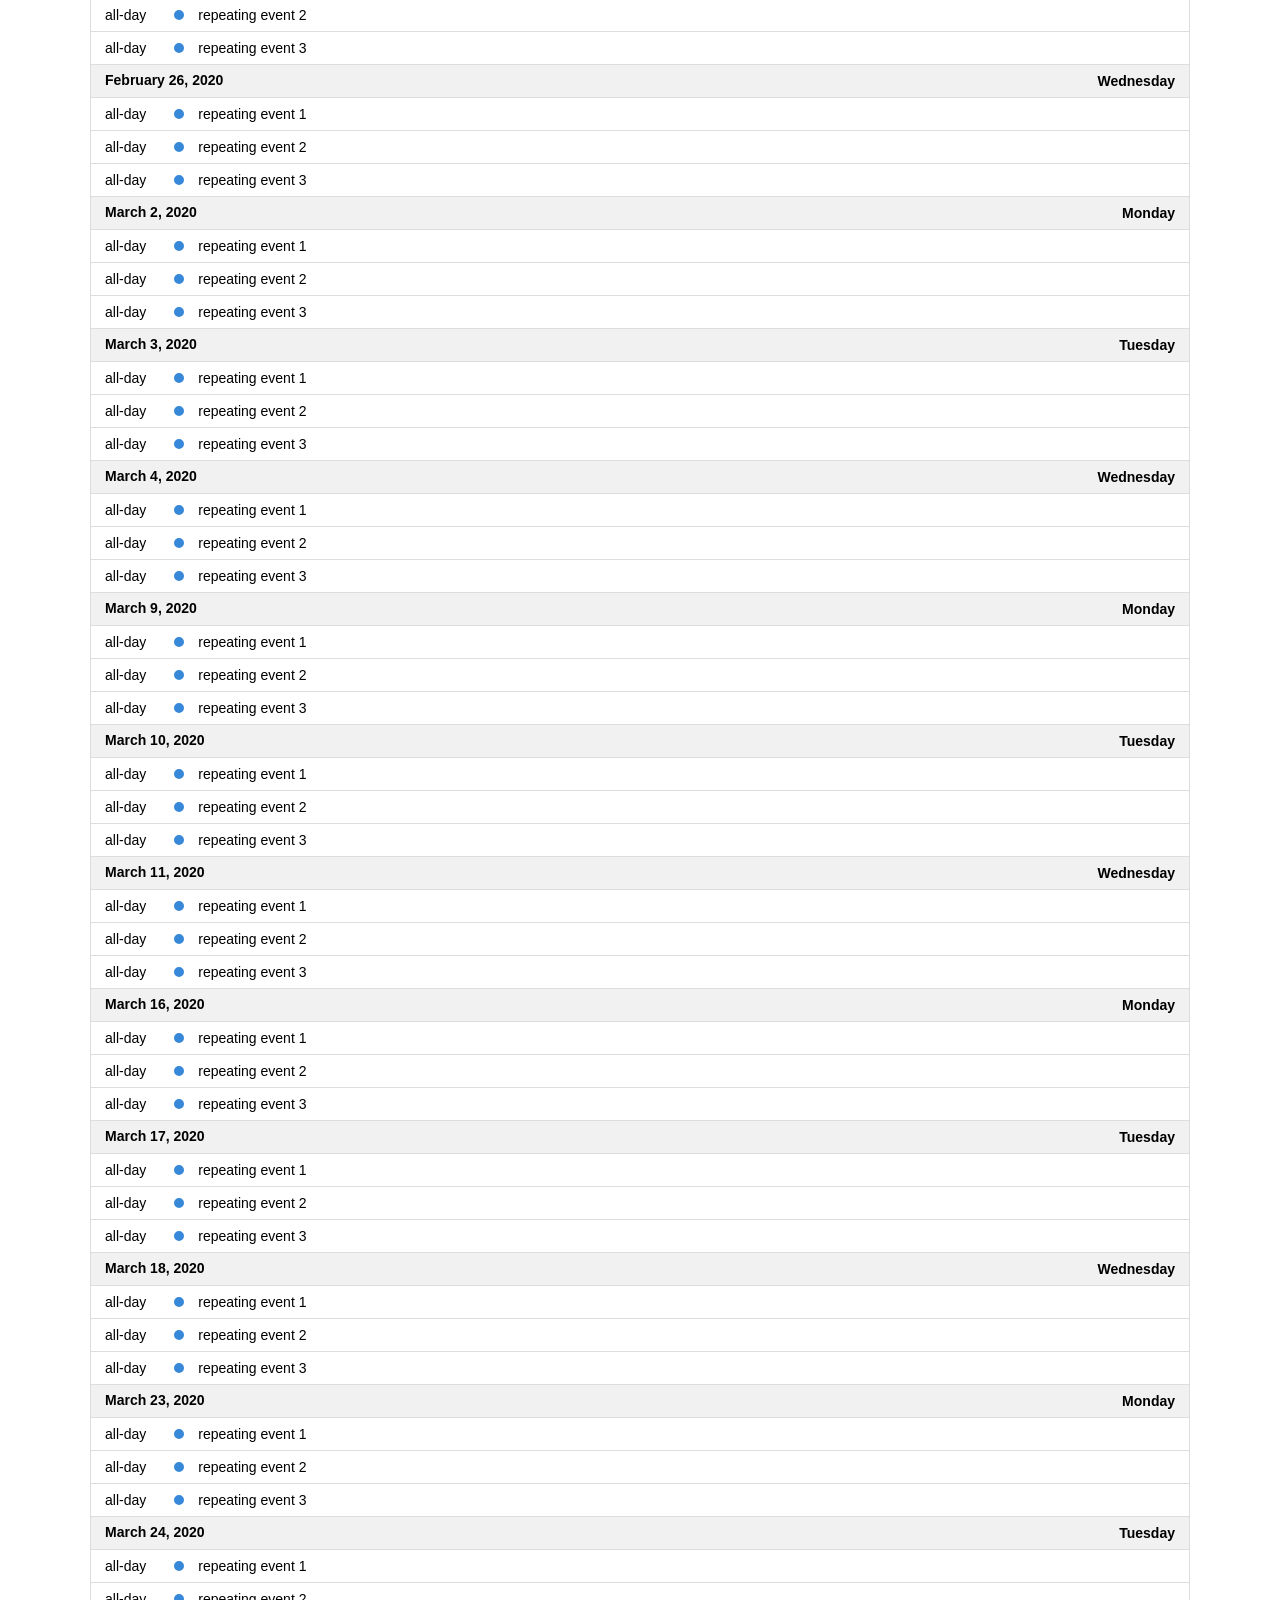
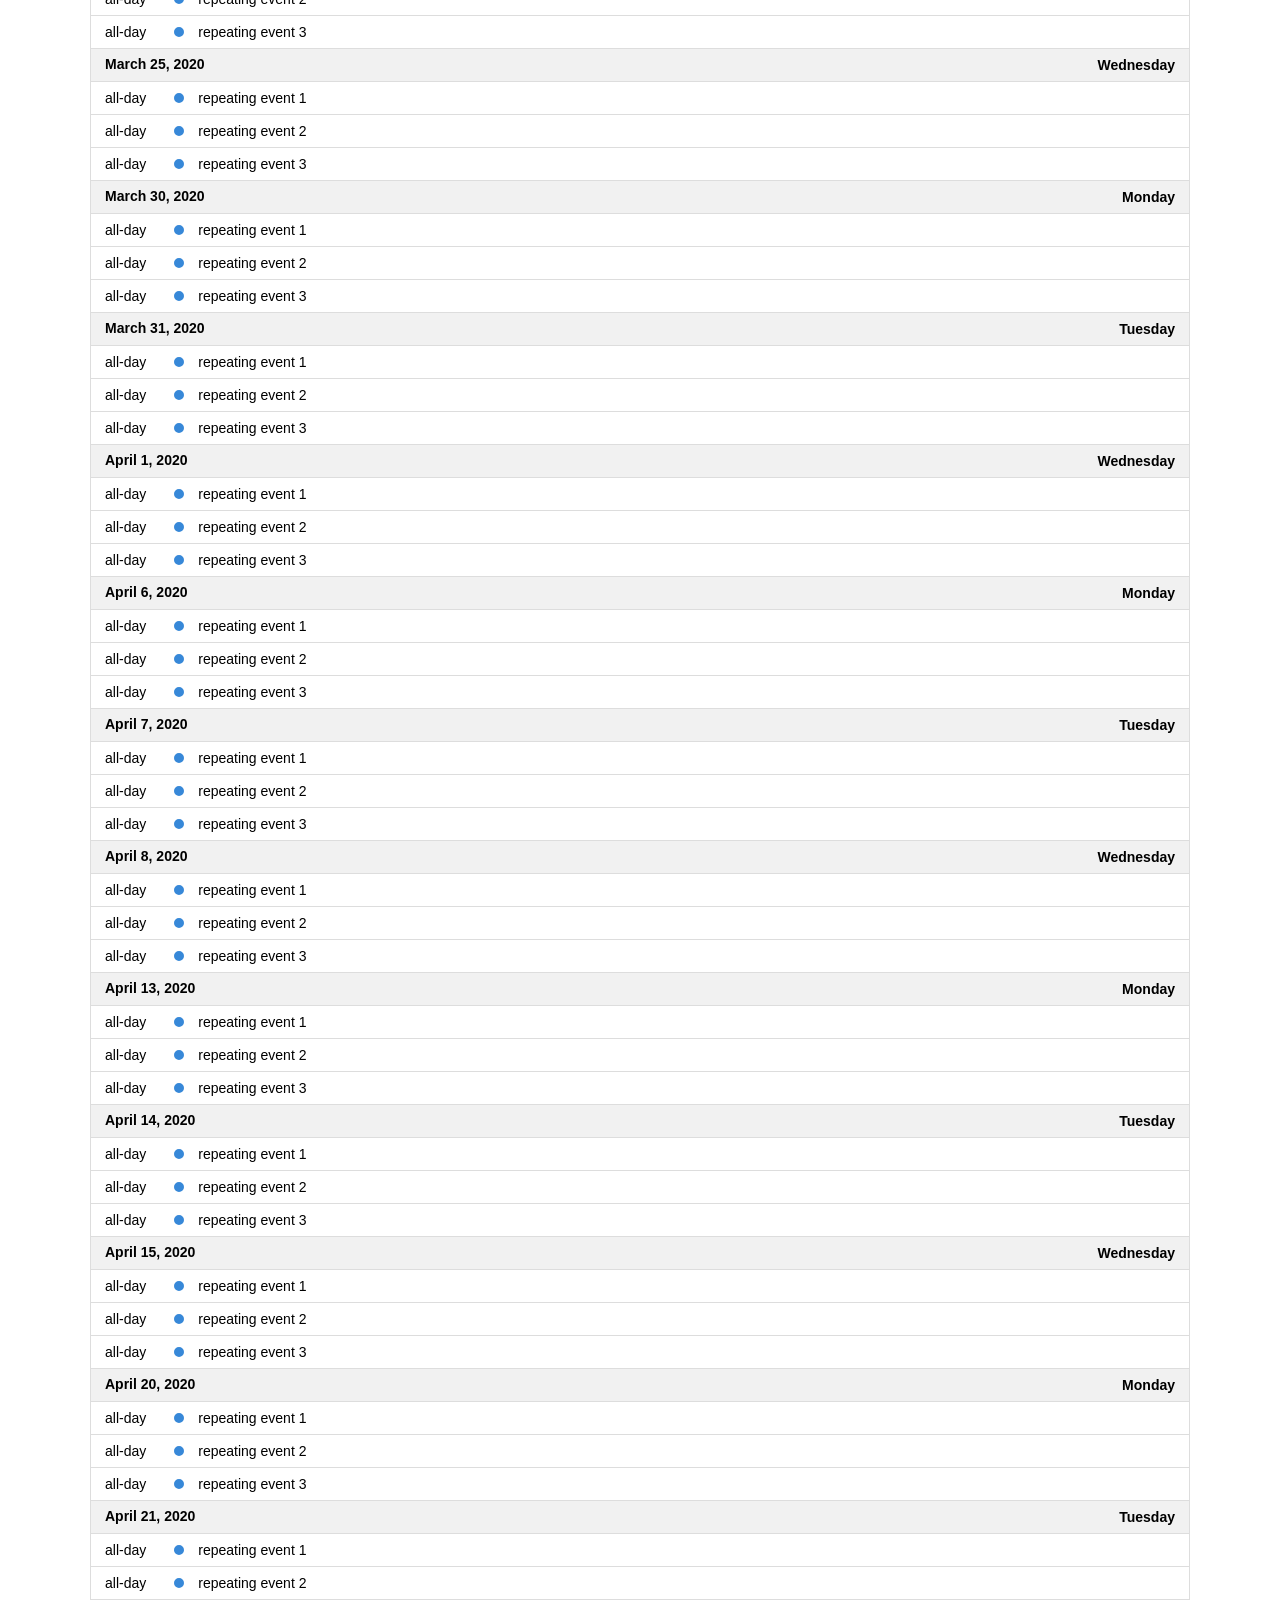
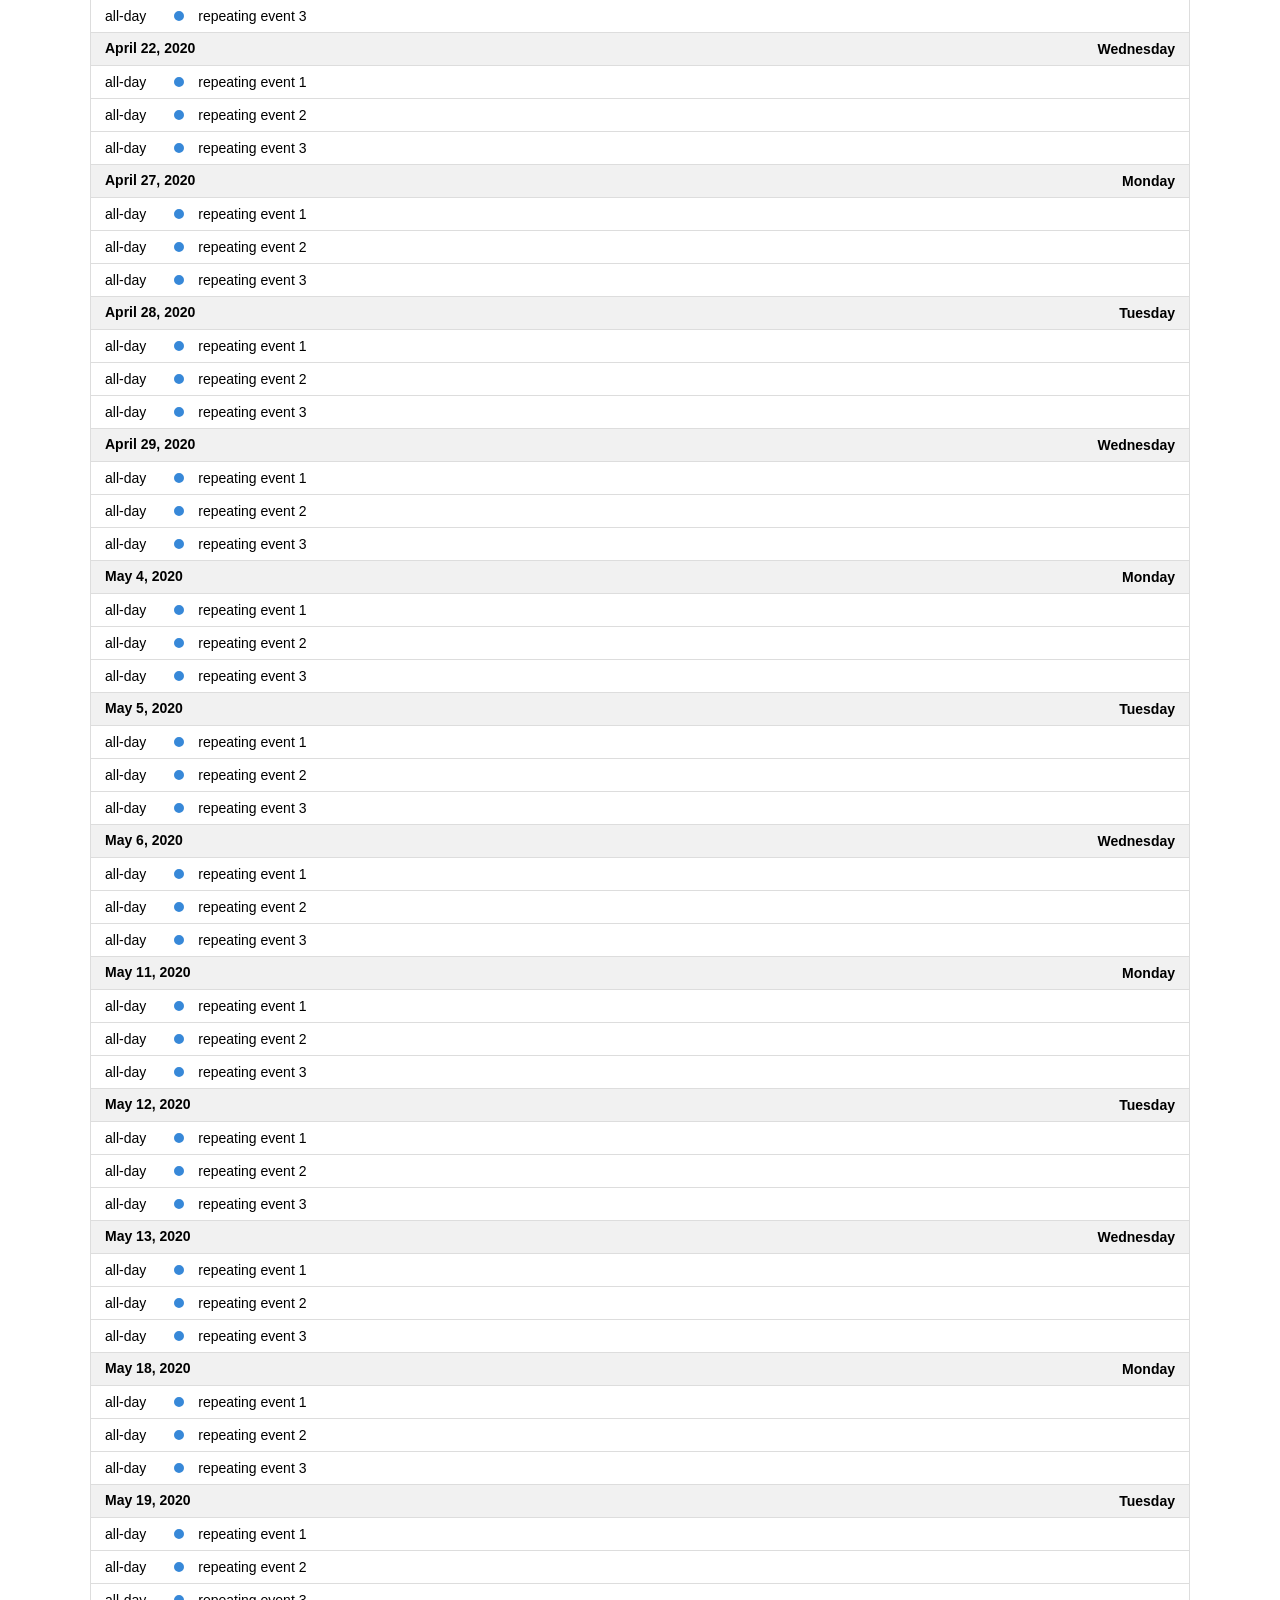
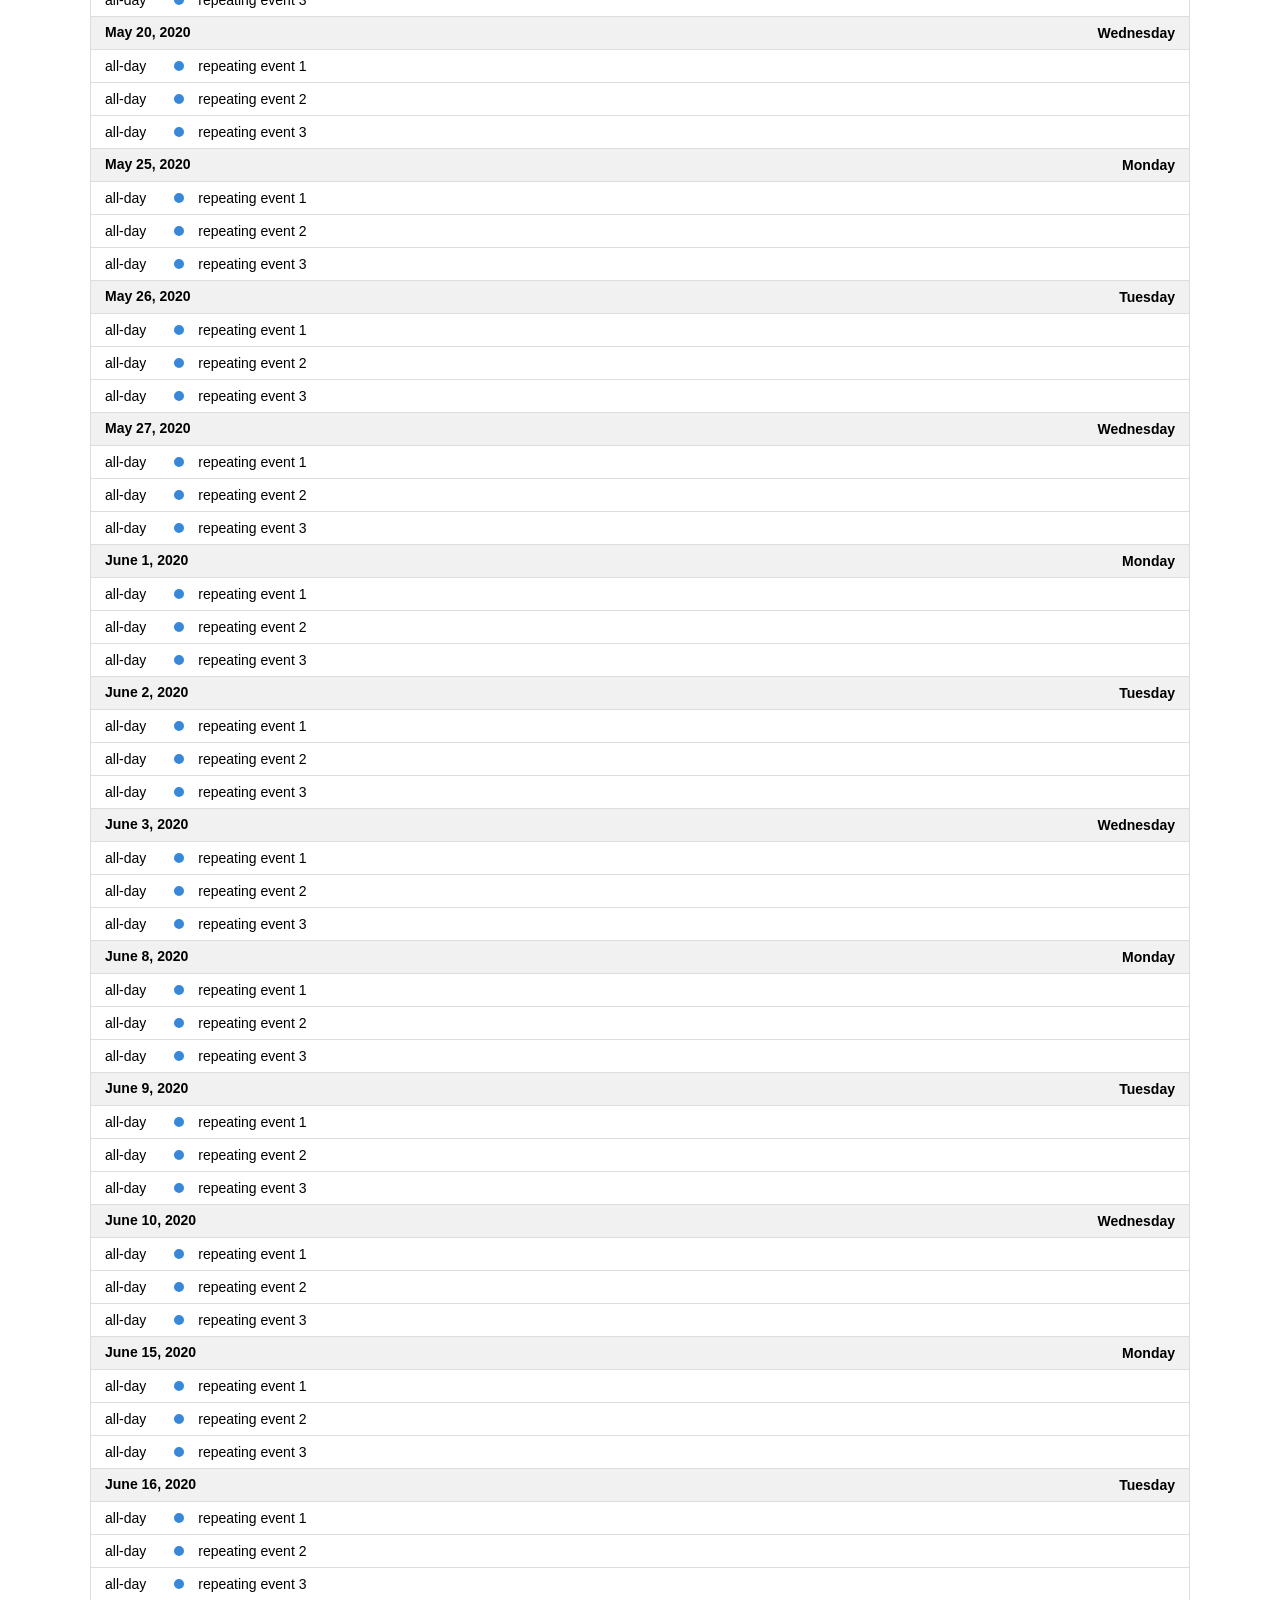
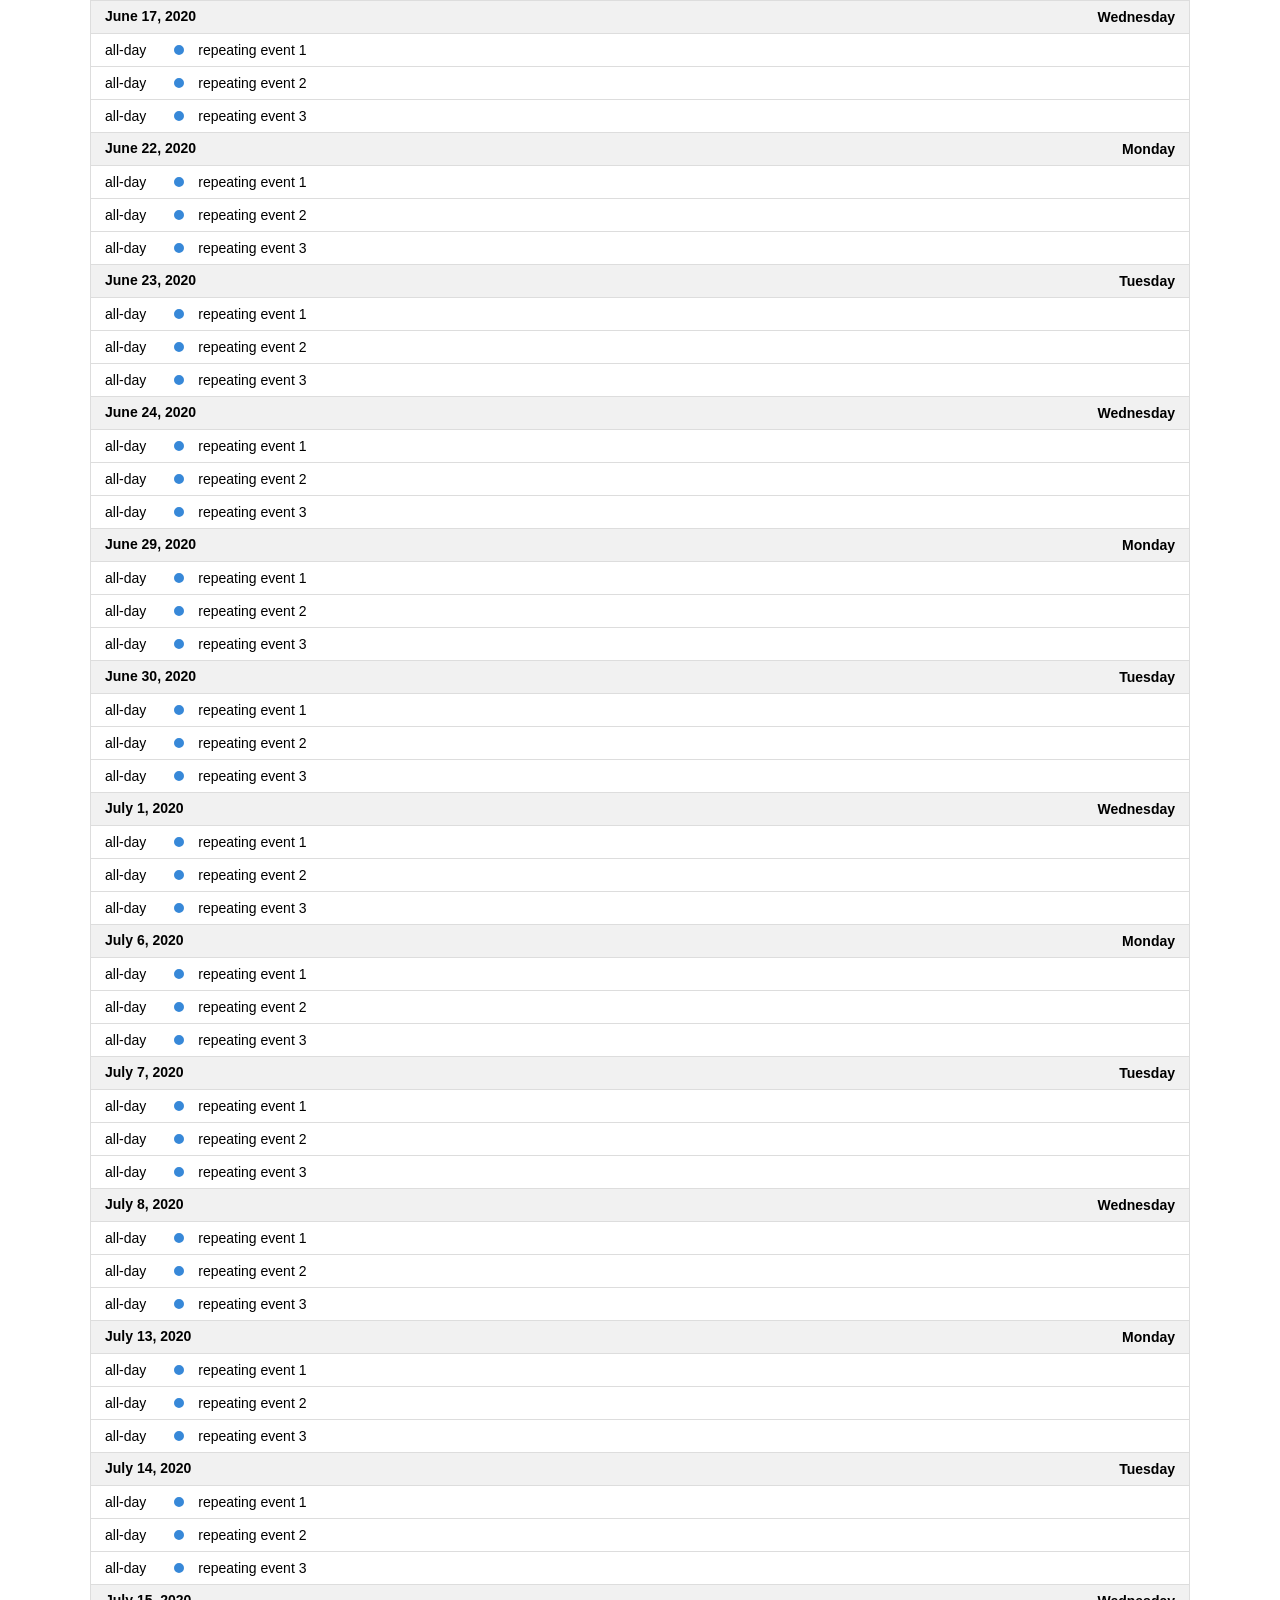
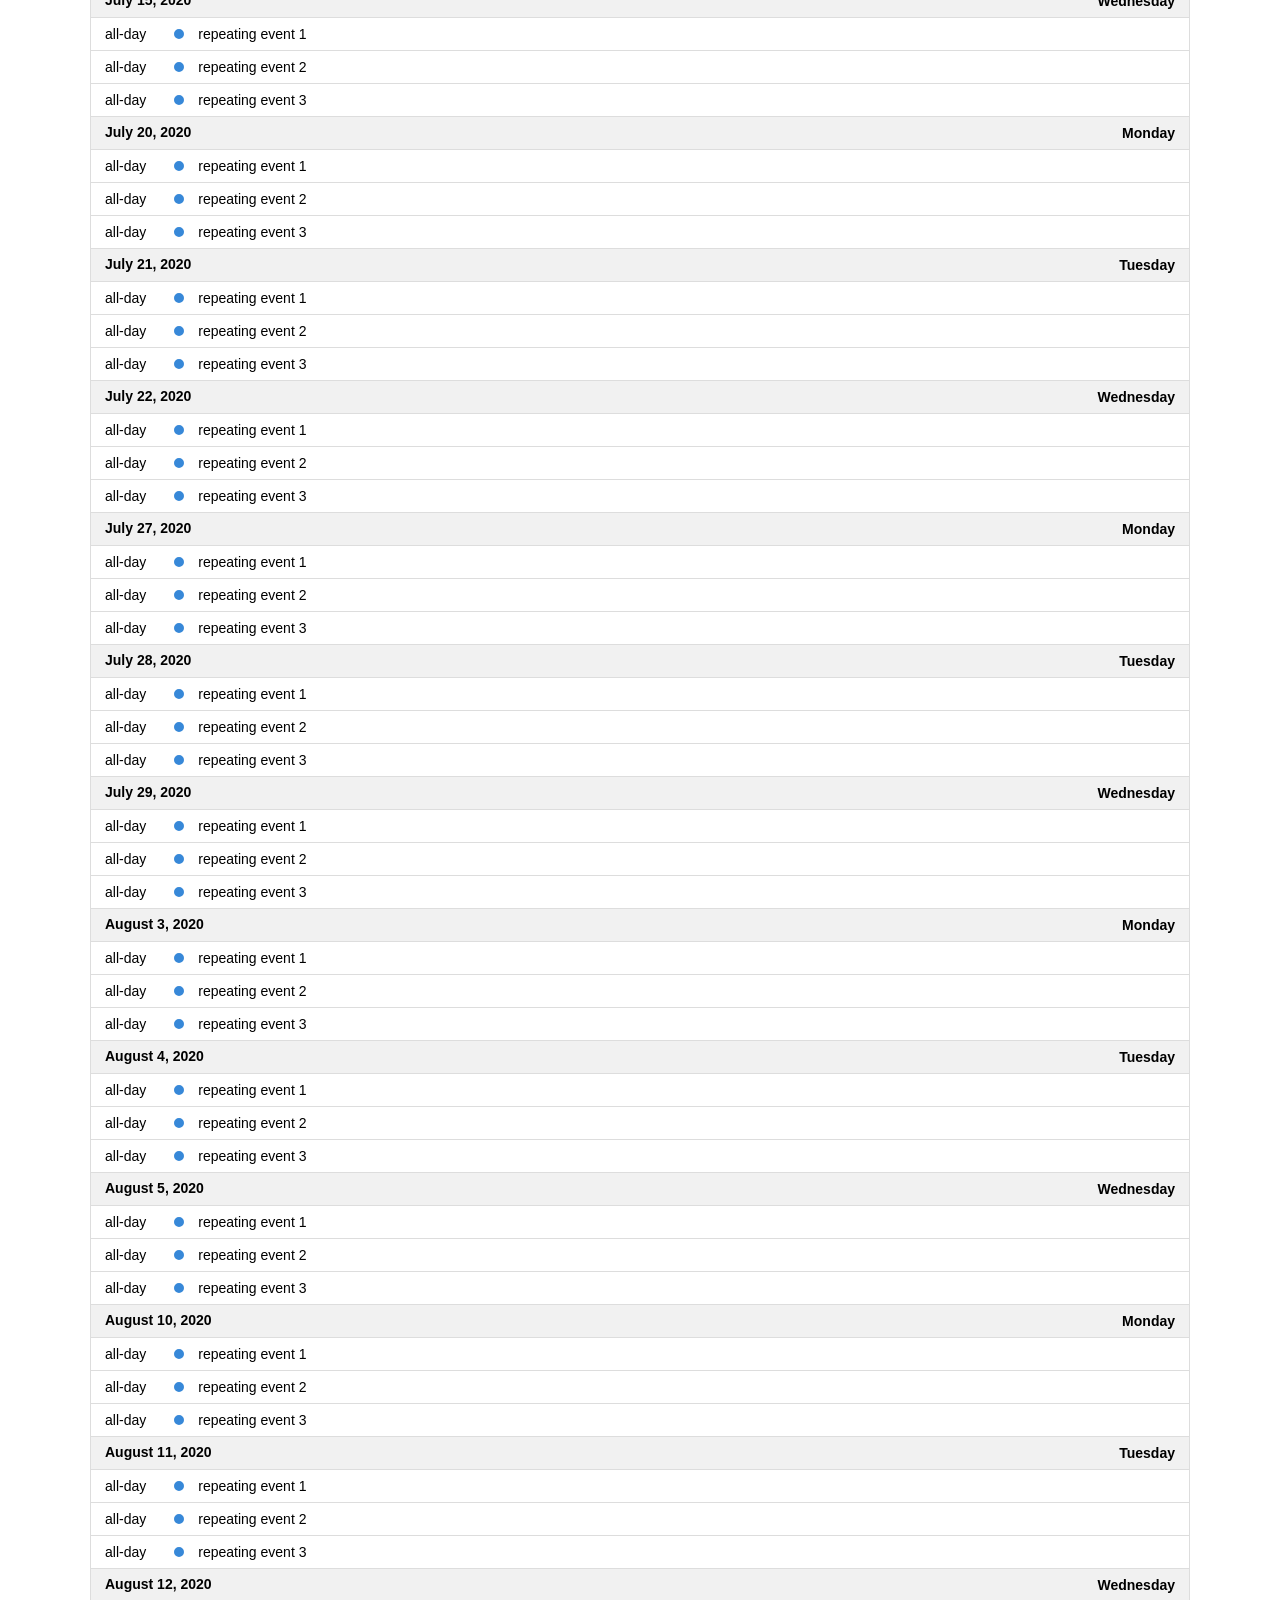
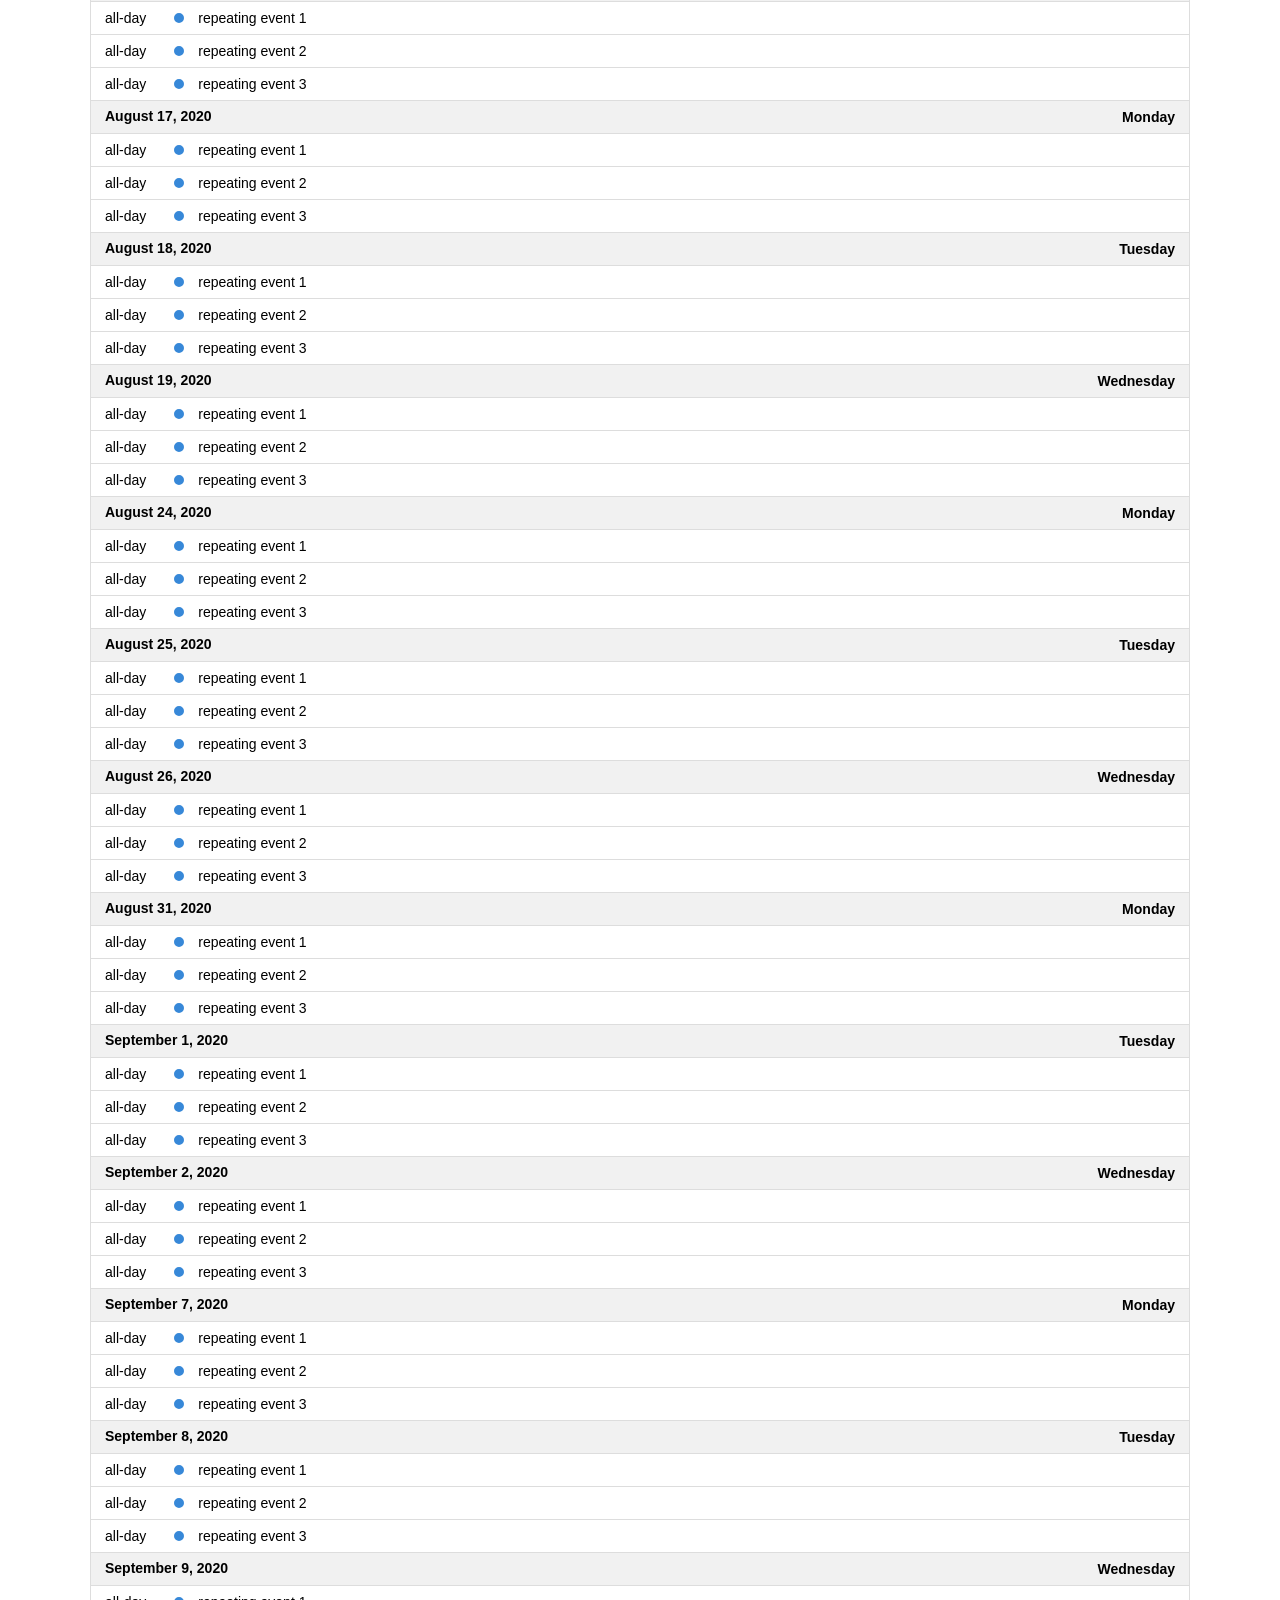
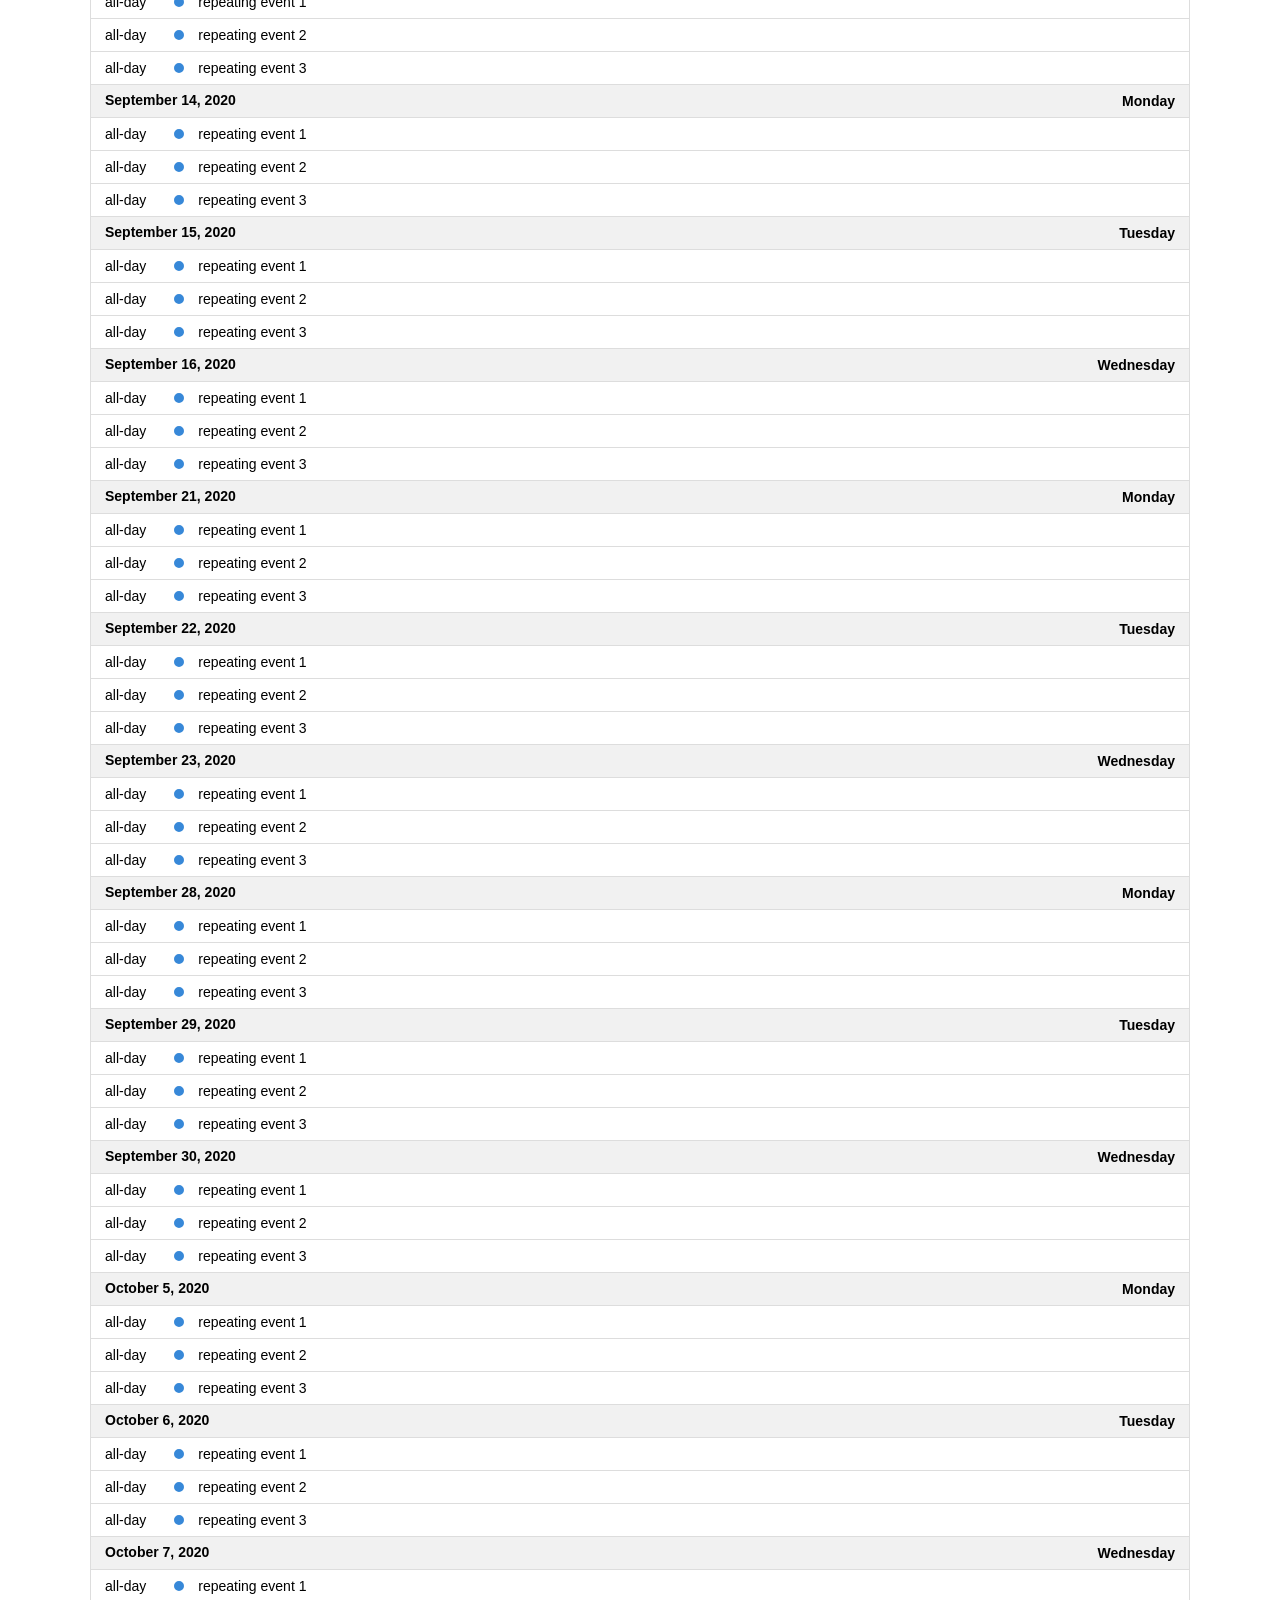
<file: Food E-commerce Website/public/assets/plugins/fullcalendar/examples/list-sticky-header.html>
<!DOCTYPE html>
<html>
<head>
<meta charset='utf-8' />
<link href='../lib/main.css' rel='stylesheet' />
<script src='../lib/main.js'></script>
<script src='../lib/main.js'></script>
<script>

  document.addEventListener('DOMContentLoaded', function() {
    var calendarEl = document.getElementById('calendar');

    var calendar = new FullCalendar.Calendar(calendarEl, {
      height: 'auto',
      // stickyHeaderDates: false, // for disabling

      headerToolbar: {
        left: 'prev,next today',
        center: 'title',
        right: 'listMonth,listYear'
      },

      // customize the button names,
      // otherwise they'd all just say "list"
      views: {
        listMonth: { buttonText: 'list month' },
        listYear: { buttonText: 'list year' }
      },

      initialView: 'listYear',
      initialDate: '2020-09-12',
      navLinks: true, // can click day/week names to navigate views
      editable: true,
      events: [
        {
          title: 'repeating event 1',
          daysOfWeek: [ 1, 2, 3 ],
          duration: '00:30'
        },
        {
          title: 'repeating event 2',
          daysOfWeek: [ 1, 2, 3 ],
          duration: '00:30'
        },
        {
          title: 'repeating event 3',
          daysOfWeek: [ 1, 2, 3 ],
          duration: '00:30'
        }
      ]
    });

    calendar.render();
  });

</script>
<style>

  body {
    margin: 40px 10px;
    padding: 0;
    font-family: Arial, Helvetica Neue, Helvetica, sans-serif;
    font-size: 14px;
  }

  #calendar {
    max-width: 1100px;
    margin: 0 auto;
  }

</style>
</head>
<body>

  <div id='calendar'></div>

</body>
</html>
</file>
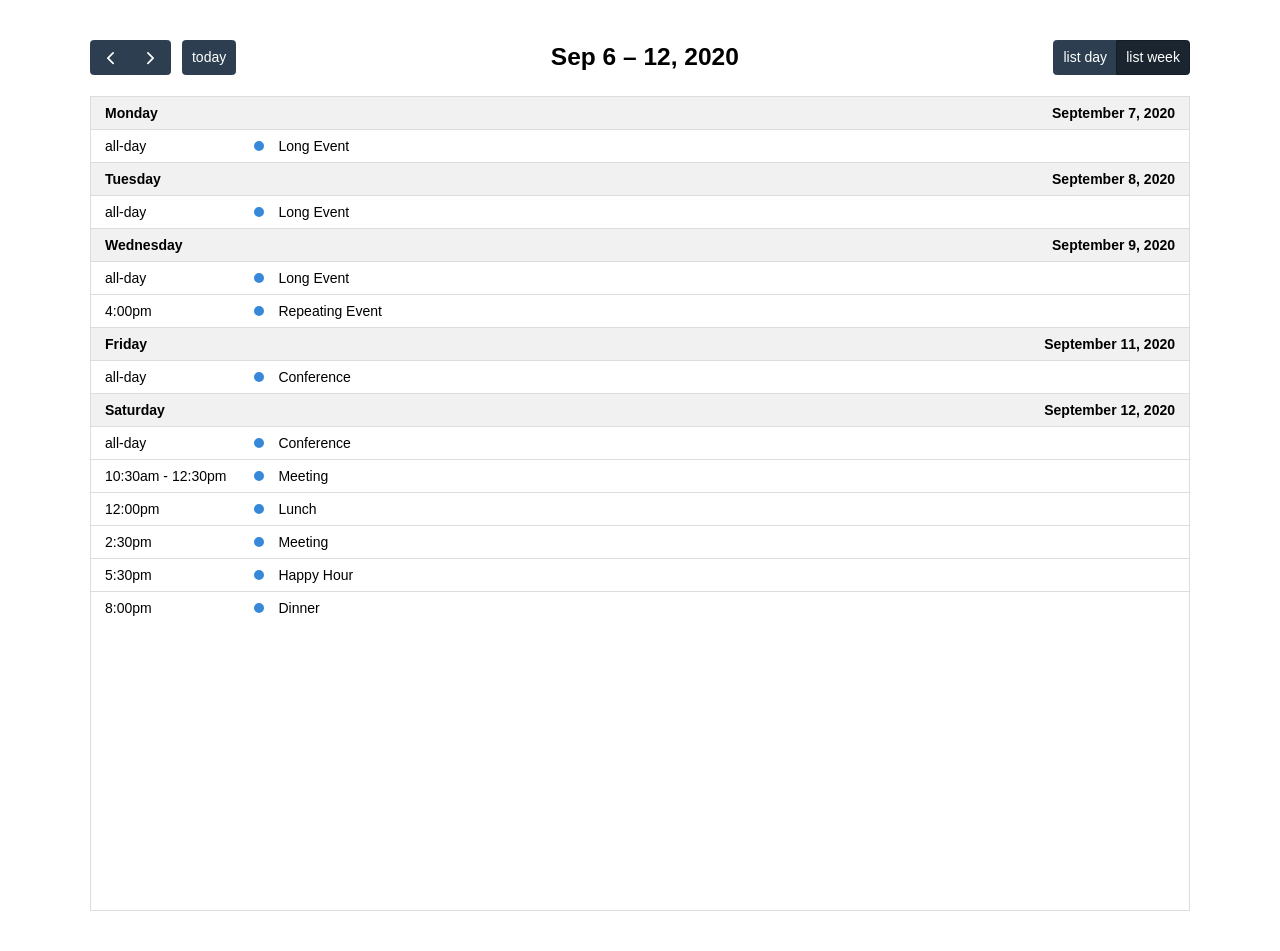
<file: Food E-commerce Website/public/assets/plugins/fullcalendar/examples/list-views.html>
<!DOCTYPE html>
<html>
<head>
<meta charset='utf-8' />
<link href='../lib/main.css' rel='stylesheet' />
<script src='../lib/main.js'></script>
<script>

  document.addEventListener('DOMContentLoaded', function() {
    var calendarEl = document.getElementById('calendar');

    var calendar = new FullCalendar.Calendar(calendarEl, {

      headerToolbar: {
        left: 'prev,next today',
        center: 'title',
        right: 'listDay,listWeek'
      },

      // customize the button names,
      // otherwise they'd all just say "list"
      views: {
        listDay: { buttonText: 'list day' },
        listWeek: { buttonText: 'list week' }
      },

      initialView: 'listWeek',
      initialDate: '2020-09-12',
      navLinks: true, // can click day/week names to navigate views
      editable: true,
      dayMaxEvents: true, // allow "more" link when too many events
      events: [
        {
          title: 'All Day Event',
          start: '2020-09-01'
        },
        {
          title: 'Long Event',
          start: '2020-09-07',
          end: '2020-09-10'
        },
        {
          groupId: 999,
          title: 'Repeating Event',
          start: '2020-09-09T16:00:00'
        },
        {
          groupId: 999,
          title: 'Repeating Event',
          start: '2020-09-16T16:00:00'
        },
        {
          title: 'Conference',
          start: '2020-09-11',
          end: '2020-09-13'
        },
        {
          title: 'Meeting',
          start: '2020-09-12T10:30:00',
          end: '2020-09-12T12:30:00'
        },
        {
          title: 'Lunch',
          start: '2020-09-12T12:00:00'
        },
        {
          title: 'Meeting',
          start: '2020-09-12T14:30:00'
        },
        {
          title: 'Happy Hour',
          start: '2020-09-12T17:30:00'
        },
        {
          title: 'Dinner',
          start: '2020-09-12T20:00:00'
        },
        {
          title: 'Birthday Party',
          start: '2020-09-13T07:00:00'
        },
        {
          title: 'Click for Google',
          url: 'http://google.com/',
          start: '2020-09-28'
        }
      ]
    });

    calendar.render();
  });

</script>
<style>

  body {
    margin: 40px 10px;
    padding: 0;
    font-family: Arial, Helvetica Neue, Helvetica, sans-serif;
    font-size: 14px;
  }

  #calendar {
    max-width: 1100px;
    margin: 0 auto;
  }

</style>
</head>
<body>

  <div id='calendar'></div>

</body>
</html>
</file>
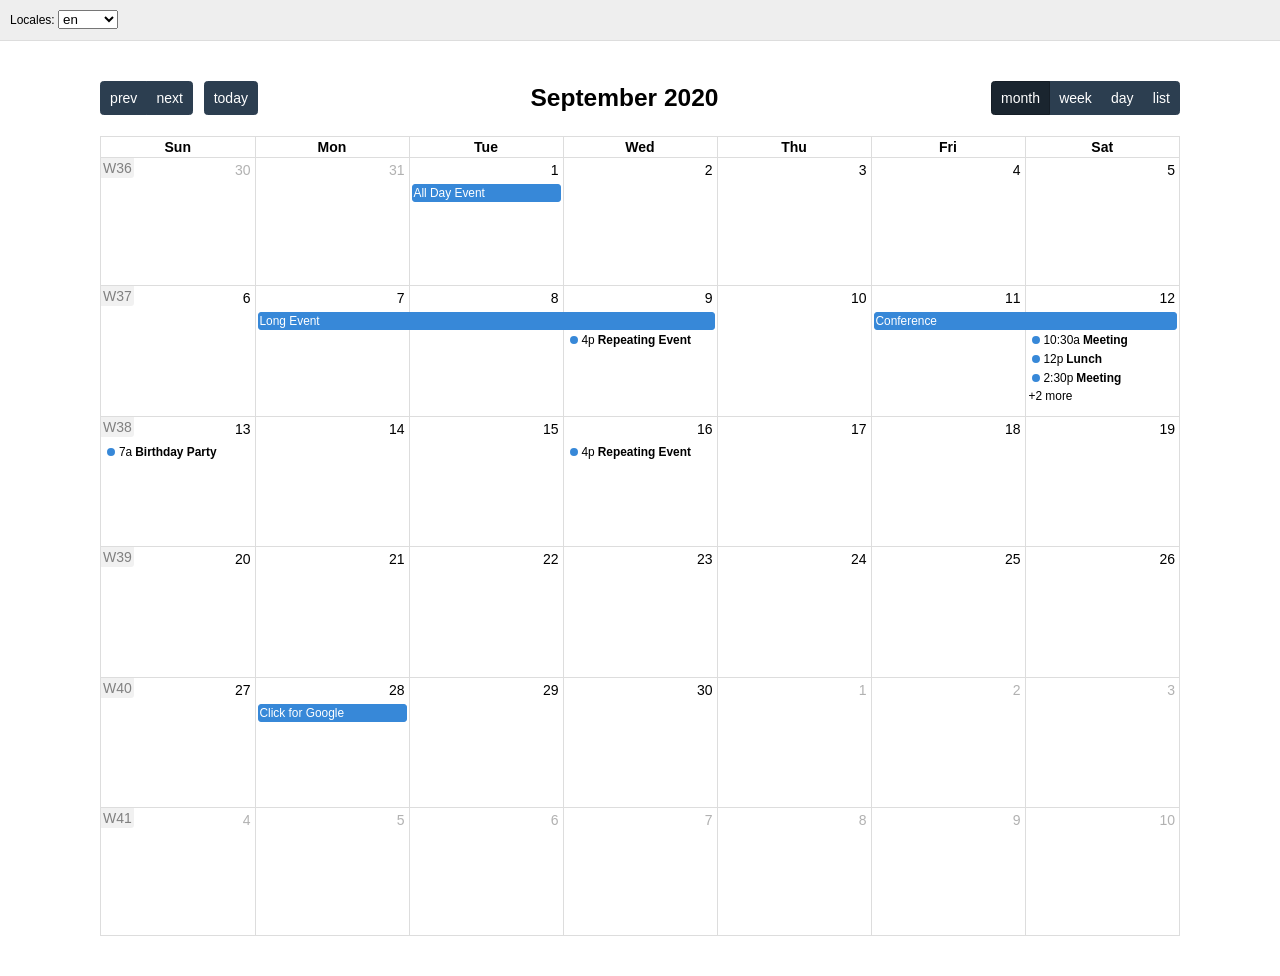
<file: Food E-commerce Website/public/assets/plugins/fullcalendar/examples/locales.html>
<!DOCTYPE html>
<html>
<head>
<meta charset='utf-8' />
<link href='../lib/main.css' rel='stylesheet' />
<script src='../lib/main.js'></script>
<script src='../lib/locales-all.js'></script>
<script>

  document.addEventListener('DOMContentLoaded', function() {
    var initialLocaleCode = 'en';
    var localeSelectorEl = document.getElementById('locale-selector');
    var calendarEl = document.getElementById('calendar');

    var calendar = new FullCalendar.Calendar(calendarEl, {
      headerToolbar: {
        left: 'prev,next today',
        center: 'title',
        right: 'dayGridMonth,timeGridWeek,timeGridDay,listMonth'
      },
      initialDate: '2020-09-12',
      locale: initialLocaleCode,
      buttonIcons: false, // show the prev/next text
      weekNumbers: true,
      navLinks: true, // can click day/week names to navigate views
      editable: true,
      dayMaxEvents: true, // allow "more" link when too many events
      events: [
        {
          title: 'All Day Event',
          start: '2020-09-01'
        },
        {
          title: 'Long Event',
          start: '2020-09-07',
          end: '2020-09-10'
        },
        {
          groupId: 999,
          title: 'Repeating Event',
          start: '2020-09-09T16:00:00'
        },
        {
          groupId: 999,
          title: 'Repeating Event',
          start: '2020-09-16T16:00:00'
        },
        {
          title: 'Conference',
          start: '2020-09-11',
          end: '2020-09-13'
        },
        {
          title: 'Meeting',
          start: '2020-09-12T10:30:00',
          end: '2020-09-12T12:30:00'
        },
        {
          title: 'Lunch',
          start: '2020-09-12T12:00:00'
        },
        {
          title: 'Meeting',
          start: '2020-09-12T14:30:00'
        },
        {
          title: 'Happy Hour',
          start: '2020-09-12T17:30:00'
        },
        {
          title: 'Dinner',
          start: '2020-09-12T20:00:00'
        },
        {
          title: 'Birthday Party',
          start: '2020-09-13T07:00:00'
        },
        {
          title: 'Click for Google',
          url: 'http://google.com/',
          start: '2020-09-28'
        }
      ]
    });

    calendar.render();

    // build the locale selector's options
    calendar.getAvailableLocaleCodes().forEach(function(localeCode) {
      var optionEl = document.createElement('option');
      optionEl.value = localeCode;
      optionEl.selected = localeCode == initialLocaleCode;
      optionEl.innerText = localeCode;
      localeSelectorEl.appendChild(optionEl);
    });

    // when the selected option changes, dynamically change the calendar option
    localeSelectorEl.addEventListener('change', function() {
      if (this.value) {
        calendar.setOption('locale', this.value);
      }
    });

  });

</script>
<style>

  body {
    margin: 0;
    padding: 0;
    font-family: Arial, Helvetica Neue, Helvetica, sans-serif;
    font-size: 14px;
  }

  #top {
    background: #eee;
    border-bottom: 1px solid #ddd;
    padding: 0 10px;
    line-height: 40px;
    font-size: 12px;
  }

  #calendar {
    max-width: 1100px;
    margin: 40px auto;
    padding: 0 10px;
  }

</style>
</head>
<body>

  <div id='top'>

    Locales:
    <select id='locale-selector'></select>

  </div>

  <div id='calendar'></div>

</body>
</html>
</file>
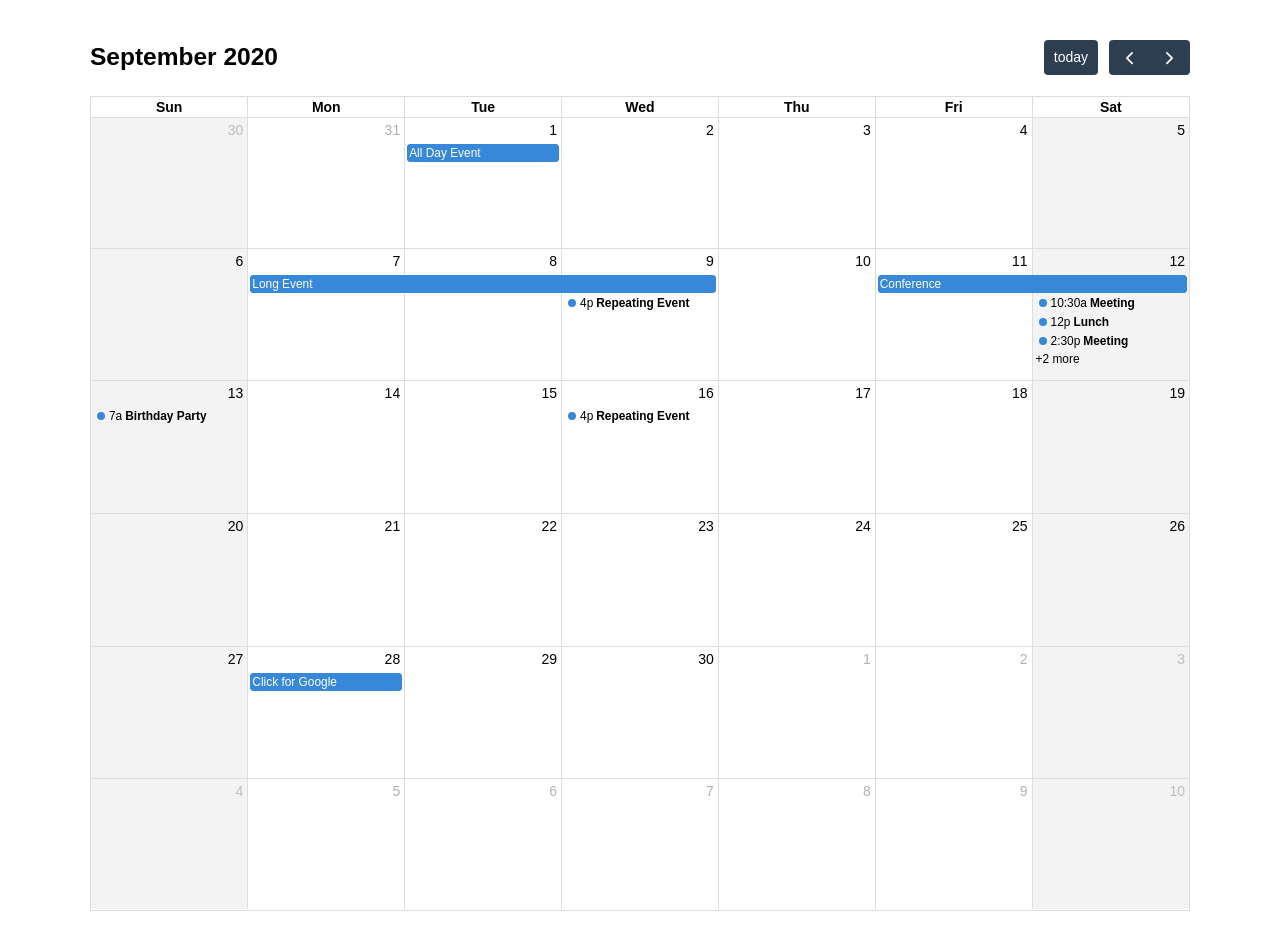
<file: Food E-commerce Website/public/assets/plugins/fullcalendar/examples/month-view.html>
<!DOCTYPE html>
<html>
<head>
<meta charset='utf-8' />
<link href='../lib/main.css' rel='stylesheet' />
<script src='../lib/main.js'></script>
<script>

  document.addEventListener('DOMContentLoaded', function() {
    var calendarEl = document.getElementById('calendar');

    var calendar = new FullCalendar.Calendar(calendarEl, {
      initialDate: '2020-09-12',
      editable: true,
      selectable: true,
      businessHours: true,
      dayMaxEvents: true, // allow "more" link when too many events
      events: [
        {
          title: 'All Day Event',
          start: '2020-09-01'
        },
        {
          title: 'Long Event',
          start: '2020-09-07',
          end: '2020-09-10'
        },
        {
          groupId: 999,
          title: 'Repeating Event',
          start: '2020-09-09T16:00:00'
        },
        {
          groupId: 999,
          title: 'Repeating Event',
          start: '2020-09-16T16:00:00'
        },
        {
          title: 'Conference',
          start: '2020-09-11',
          end: '2020-09-13'
        },
        {
          title: 'Meeting',
          start: '2020-09-12T10:30:00',
          end: '2020-09-12T12:30:00'
        },
        {
          title: 'Lunch',
          start: '2020-09-12T12:00:00'
        },
        {
          title: 'Meeting',
          start: '2020-09-12T14:30:00'
        },
        {
          title: 'Happy Hour',
          start: '2020-09-12T17:30:00'
        },
        {
          title: 'Dinner',
          start: '2020-09-12T20:00:00'
        },
        {
          title: 'Birthday Party',
          start: '2020-09-13T07:00:00'
        },
        {
          title: 'Click for Google',
          url: 'http://google.com/',
          start: '2020-09-28'
        }
      ]
    });

    calendar.render();
  });

</script>
<style>

  body {
    margin: 40px 10px;
    padding: 0;
    font-family: Arial, Helvetica Neue, Helvetica, sans-serif;
    font-size: 14px;
  }

  #calendar {
    max-width: 1100px;
    margin: 0 auto;
  }

</style>
</head>
<body>

  <div id='calendar'></div>

</body>
</html>
</file>
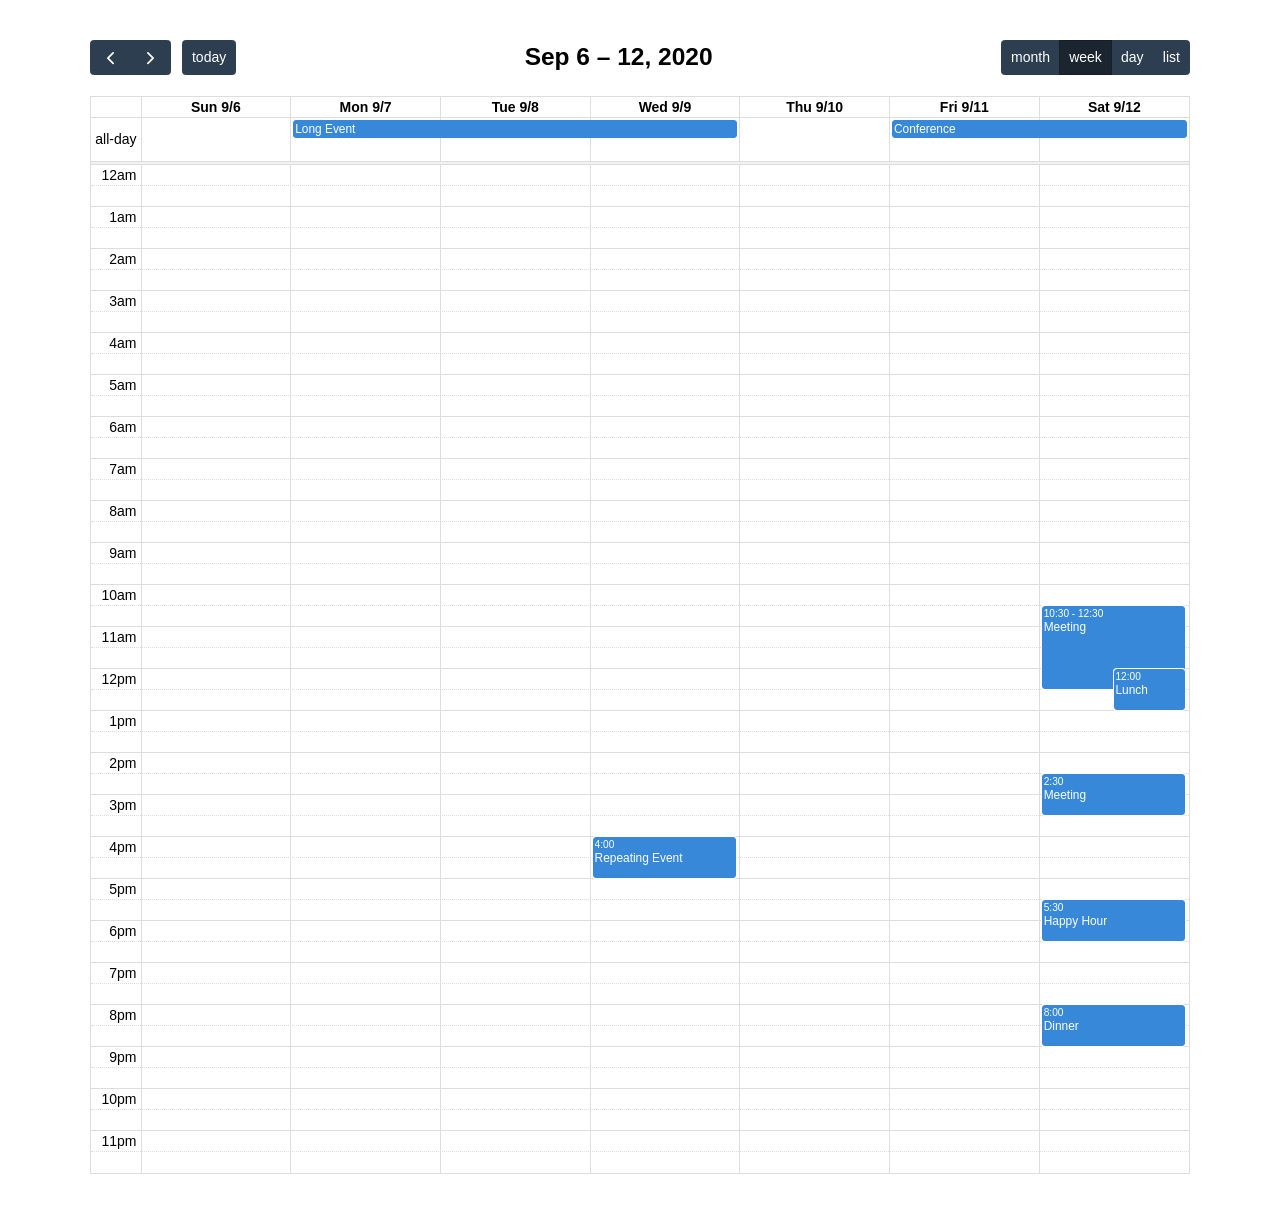
<file: Food E-commerce Website/public/assets/plugins/fullcalendar/examples/natural-height.html>
<!DOCTYPE html>
<html>
<head>
<meta charset='utf-8' />
<link href='../lib/main.css' rel='stylesheet' />
<script src='../lib/main.js'></script>
<script>

  document.addEventListener('DOMContentLoaded', function() {
    var calendarEl = document.getElementById('calendar');

    var calendar = new FullCalendar.Calendar(calendarEl, {
      initialDate: '2020-09-12',
      initialView: 'timeGridWeek',
      headerToolbar: {
        left: 'prev,next today',
        center: 'title',
        right: 'dayGridMonth,timeGridWeek,timeGridDay,listWeek'
      },
      height: 'auto',
      navLinks: true, // can click day/week names to navigate views
      editable: true,
      selectable: true,
      selectMirror: true,
      nowIndicator: true,
      events: [
        {
          title: 'All Day Event',
          start: '2020-09-01',
        },
        {
          title: 'Long Event',
          start: '2020-09-07',
          end: '2020-09-10'
        },
        {
          groupId: 999,
          title: 'Repeating Event',
          start: '2020-09-09T16:00:00'
        },
        {
          groupId: 999,
          title: 'Repeating Event',
          start: '2020-09-16T16:00:00'
        },
        {
          title: 'Conference',
          start: '2020-09-11',
          end: '2020-09-13'
        },
        {
          title: 'Meeting',
          start: '2020-09-12T10:30:00',
          end: '2020-09-12T12:30:00'
        },
        {
          title: 'Lunch',
          start: '2020-09-12T12:00:00'
        },
        {
          title: 'Meeting',
          start: '2020-09-12T14:30:00'
        },
        {
          title: 'Happy Hour',
          start: '2020-09-12T17:30:00'
        },
        {
          title: 'Dinner',
          start: '2020-09-12T20:00:00'
        },
        {
          title: 'Birthday Party',
          start: '2020-09-13T07:00:00'
        },
        {
          title: 'Click for Google',
          url: 'http://google.com/',
          start: '2020-09-28'
        }
      ]
    });

    calendar.render();
  });

</script>
<style>

  body {
    margin: 40px 10px;
    padding: 0;
    font-family: Arial, Helvetica Neue, Helvetica, sans-serif;
    font-size: 14px;
  }

  #calendar {
    max-width: 1100px;
    margin: 0 auto;
  }

</style>
</head>
<body>

  <div id='calendar'></div>

</body>
</html>
</file>
<file: css/style.css>
@import url('https://fonts.googleapis.com/css2?family=Poppins:wght@400;500;700&family=Roboto:ital,wght@0,100..900;1,100..900&display=swap');
*{
    font-family: "Poppins", sans-serif; 
    margin: 0;
    padding: 0;
    box-sizing: border-box;
    text-decoration: none;
    border: none;
    outline: none;
}
:root{
    --bg-color: #1f242d;
    --second-bg-color:#323946;
    --main-color:#7cf03d;
    --white-color:#fff;
    --disabled-color:#fff3;
}
html{
    font-size: 62.5%;
}
body{
    color: var(--white-color);
}

#main{
    height: 100%;
    width: 100%;

}
#nav{
position: fixed;
top: 0;
left: 0;
width: 100%;
padding: 2rem 3%;
background: var(--bg-color);
display: flex;
align-items: center;
justify-content: space-between;
z-index: 100;
}

#nav #logo{
    font-size: 3rem;
    color: var(--white-color);
    font-weight: 700;
}
#nav #menu-icon{
    font-size: 4rem;
    display: none;
}
#nav #icon a{
    font-size: 2rem;
    color: var(--white-color);
    font-weight: 500;
    margin-left: 3.5rem;
    transition: .5s;
}
#nav #icon a:hover,
#nav #icon a.active{
    color: var(--main-color);
}

/* css for home_page start here  */
section{
    position: relative;
    width: 100%;
    height: auto;
    padding: 10rem 9% 2rem;
    background-color: var(--bg-color);
    visibility: visible;
    opacity: 1;
    overflow: auto;
    
}
#home_page{
    display: flex;
    align-items: center;
    
} 



#home_text h1{
    font-size: clamp(3.5rem, 10vw, 5.5rem);
}
#home_text h2{
    display: inline-block;
    font-size: 3.12rem;
    margin-top: -1rem;
}
/* for css animation start*/
#home_text h2 span{
    position: relative;
    display: inline-block;
    color: transparent;
    -webkit-text-stroke: .07rem var(--main-color);
    animation: display-text 12s linear infinite;
    animation-delay: calc(-4s * var(--1));
}
@keyframes display-text{
    25%, 100%{
        display: none;
    }
}
#home_text h2 span::before{
    content:attr(data-text);
    position: absolute;
    width: 0;
    border-right: 0.2rem solid var(--main-color);
    color: var(--main-color);
    white-space: nowrap;
    overflow: hidden;
    animation: fill-text 4s linear infinite;
}
@keyframes fill-text{
    10%, 100%{
        width: 0;
    }
    70%, 90%{
        width: 100%;
    }
}

/* for css animation end*/

#home_text p{
    display: inline-block;
    font-size: 2.12rem;
    
}

#home_text #home_btn{
    margin-top: 2.5rem;
    display: flex;
    align-items: center;
}
#home_text #home_btn #btn_cv{
    display: inline-block;
    padding: 1rem 3rem;
    background: var(--main-color);
    border: .2rem solid var(--main-color);
    border-radius: 10px;
    box-shadow: 0 0 1rem var(--main-color);
    font-size: 1.6rem;
    color: var(--bg-color);
    font-weight: 500;
    transition: .5s;
}
#home_text #home_btn #btn_cv:hover{
    background: transparent;
    color: #fff;
    box-shadow: none;
}

#home_text #home_btn #home_icon{
    margin-left: 2rem;

}
#home_text #home_btn #home_icon a{
    display: inline-flex;
    padding: .8rem;
    border: .2rem solid var(--main-color);
    border-radius: 50%;
    color: var(--main-color);
    margin: 0 .8rem;
    transition: .5s;
    
}
#home_text #home_btn #home_icon a:hover{
    background:var(--main-color);
    color: white;
    box-shadow: 0 0 1rem var(--main-color);
}

#home_img #img_box{
    position: relative;
    width: 32vw;
    height: 32vw;
    border-radius: 50%;
    padding: .5rem;
    display: flex;
    justify-content: center;
    align-items: center;
    overflow: hidden;
}
   #home_img #img_box::before, #home_img #img_box::after{
    content: '';
    position: absolute;
    width: 50rem;
    height: 50rem;
    background: conic-gradient(transparent, transparent, transparent, var(--main-color));
    transform: rotate(0deg);
    animation: rotate-border 7s linear infinite;
}

#home_img #img_box::after{
    animation-delay: -3.5s;
    
}
/* css animation start */
@keyframes rotate-border{
    100%{
        transform: rotate(360deg);
    }
}
/* css animation and */


#home_img #img_box #img{
    position: relative;
    width: 100%;
    height: 100%;
    /* top: -9rem;
    left: 3rem; */
    background: var(--bg-color);
    border-radius: 50%;
    border: .01rem solid var(--bg-color);
    display: flex;
    justify-content: center;
    z-index: 1;
    overflow: hidden;
}

#home_img #img_box #img img{
    position:absolute;
    top: -5rem;
    display: block;
    width: 85%;
    object-fit: cover;
    mix-blend-mode: lighten;
}
/* css for home_page end here  */


/* css for services_page start here  */
#services_header{
    font-size: 4.0rem;
    text-align: center;
    margin-bottom: 2rem;
}

#services_header span{
    color: var(--main-color);
}

#services_container{
    display: grid;
    grid-template-columns: repeat(auto-fit, minmax(30rem, 1fr));
    gap: 2rem;
}
#services_container #services_box{
    padding: 3rem 2.5rem;
    background: var(--second-bg-color);
    border: .2rem solid var(--second-bg-color);
    border-radius: 1rem;
    transition: 0.5s;
}

#services_container #services_box:hover{
    border-color: var(--main-color);
    transform: scale(1.02);
}
#services_container #services_box #services_icon{
    display: flex;
    align-items: center;
    justify-content: space-between;
    
}
#services_container #services_box #services_icon i{
    font-size: 4.3rem;
    transition: 0.5s;
}
#services_container #services_box:hover #services_icon :not(a i){
    color: var(--main-color);
}

#services_container #services_box #services_icon a{
    display: inline-flex;
    background: var(--white-color);
    border-radius: 50%;
    padding: 1rem;
    transition: .5s;
}
#services_container #services_box:hover #services_icon a{
    background: var(--main-color);
}

#services_container #services_box #services_icon a i{
    font-size: 2rem;
    color: var(--bg-color);
    transform: rotate(225deg);
    
}
#services_container #services_box #services_icon a:hover i{
    transform: rotate(-90deg);
}

#services_container #services_box h3{
    font-size: 2.2rem;
    text-align: center;
    color: var(--main-color);
    margin-top: 0.5rem;
    margin-bottom: 1rem;
}
#services_container #services_box p{
    text-align: center;
    font-size: 1.6rem;
    
}

/* css for services_page end here  */


/* css for resume_page start here  */
/* .resume_header{
    font-size: 4.0rem;
    text-align: left;
}


.resume_container{
    display: grid;
    grid-template-columns: 1fr 2fr;
    gap: 5rem;
}
.resume_box h2{
    font-size: 4.1rem;
}
.resume_box p{
    font-size: 1.5rem;
}
.resume_box .resume_text{
    margin: 2rem 0 2.5rem;
}
.resume_box .resume_btn{
    width: 100%;
    height: 5.3rem;
    background: var(--second-bg-color);
    color: var(--white-color);
    border: .2rem solid var(--second-bg-color);
    font-weight: 500;
    margin-bottom: 2rem;
    border-radius: .8rem;
    cursor: pointer;       
}
.resume_box .resume_btn.active{
    border-color: var(--main-color);
    color: var(--main-color);

 }

 .resume_detail{
    display: none;
 }
 .resume_detail.active{
    display: block;
 }

.resume_box .resume_header{
    font-size: 3.5rem;
    text-align: left;
 }

.resume-list{
    display: grid;
    grid-template-columns: repeat(auto-fit, minmax(30rem, 1fr));
    gap: 2rem;
    height: 45rem;
    overflow: auto;
 }
.resume-list::-webkit-scrollbar{
    width: .7rem;

}

 .resume-list::-webkit-slider-thumb{
    background: transparent;
    border-radius: 1rem;
 }
 .resume-list:hover::-webkit-slider-thumb{
    background: var(--main-color);
 } 
 
 .resume-list .resume_item{
    background: var(--second-bg-color);
    border-radius: .8rem;
    padding: 3rem 2.5rem;
    height: calc((45rem - 2rem) / 2);
    display: flex;
    flex-direction: column;
    justify-content: center;

 }
.resume-item .year{
    color: #f506f5;
  }
.resume-item h3{
    color: var(--main-color);
    font-size: 2.2rem;
    
  }
.resume-item .company{
    position: relative;
    margin-left: 2rem;
    margin-bottom: 2rem;
}
.resume-item .company::before{
    content: '';
    position: absolute;
    top: 50%;
    transform: translateY(-50%);
    padding: .5rem;
    background: var(--main-color);
    border-radius: 50%;
    margin-left: -2rem;
} */


.heading{
    font-size: 4.0rem;
    text-align: center;
    margin-bottom: 2rem;
}

.heading span{
    color: var(--main-color);
}

.resume-container{
    display: grid;
    grid-template-columns: 1fr 2fr;
    gap: 5rem;
}

.resume-box h2{
    font-size: 4.0rem;
}

.resume-box p{
    font-size: 1.6rem;
}

.resume-box .heading{
    margin: 2rem 0 2.5rem;
}

.resume-box .resume-btn{
    width: 100%;
    height: 5.3rem;
    background: var(--second-bg-color);
    border: .2rem solid var(--second-bg-color);
    font-size: 1.6rem;
    color: var(--white-color);
    font-weight: 500;
    margin-bottom: 2rem;
    border-radius: .8rem;
    cursor: pointer;
}

.resume-box .resume-btn.active{
    border-color: var(--main-color);
    color: var(--main-color);
}

.resume-detail{
    display: none;
}

.resume-detail.active{
    display: block;
}




.resume-list{
    display: grid;
    grid-template-columns: repeat(auto-fit, minmax(30rem, 1fr));
    gap: 2rem;
    height: 45rem;
    overflow: auto;
 }
.resume-list::-webkit-scrollbar{
    width: .7rem;

}

 .resume-list::-webkit-slider-thumb{
    background: transparent;
    border-radius: 1rem;
 }
 .resume-list:hover::-webkit-slider-thumb{
    background: var(--main-color);
 } 
 
 .resume-list .resume-item{
    background: var(--second-bg-color);
    border-radius: .8rem;
    padding: 3rem 2.5rem;
    height: calc((45rem - 2rem) / 2);
    display: flex;
    flex-direction: column;
    justify-content: center;

 }
.resume-item .year{
    color: #f506f5;
  }
.resume-item h3{
    color: var(--main-color);
    font-size: 2.2rem;
    
  }
.resume-item .company{
    position: relative;
    margin-left: 2rem;
    margin-bottom: 2rem;
}
.resume-item .company::before{
    content: '';
    position: absolute;
    top: 50%;
    transform: translateY(-50%);
    padding: .5rem;
    background: var(--main-color);
    border-radius: 50%;
    margin-left: -2rem;
} 

.resume-detail.skills .resume-list{
    grid-template-columns: repeat(auto-fit, minmax(15rem, 1fr));
    height: auto;
    overflow: visible;

}

.resume-detail.skills .resume-item{
    position: relative;
    align-items: center;
    height: auto;
}

.resume-detail.skills .resume-item i{
    font-size: 8.5rem;
    transition: .5s;
}
.resume-detail.skills .resume-item:hover i{
    color: var(--main-color);
}

.resume-detail.skills .resume-item span{
    position: absolute;
    top: -20%;
    background: var(--white-color);
    color: var(--bg-color);
    font-size: 1.6rem;
    padding: .5rem 1rem;
    border-radius: .6rem;
    pointer-events: none;
    opacity: 0;
    transform: scale(.9);
    transition: .2s;
}

.resume-detail.skills .resume-item:hover span{
    top: -25%;
    opacity: 1;
    transform: scale(1);
}

.resume-detail.about .resume-list{
    height: auto;
    grid-template-columns: repeat(auto-fit, minmax(25rem, 1fr));

}

.resume-detail.about .resume-item{
    height: auto;
    padding: 0 0 .5rem;
    background: transparent;
}

.resume-detail.about .resume-item p{
    columns: var(--main-color);
}
.resume-detail.about .resume-item p span{
    color: var(--white-color);
    margin-left: 1rem;
    font-size: 1.8rem;
}
/* css for resume_page end here */



/* css for portfolio_page start here */
.portfolio-container{
    display: grid;
    grid-template-columns: repeat(2, 1fr);
    gap: 3rem;
}

.portfolio-detail{
    display: none;
}

.portfolio-detail.active{
    display: block;
}

.portfolio-box .numb{
    font-size: 8rem;
    -webkit-text-stroke: .07rem var(--white-color);
    color: transparent;
    line-height: 1;
}

.portfolio-box h3{
    font-size: 3.5rem;
    margin: .8rem 0 2rem;
}

.portfolio-box p{
    font-size: 1.6rem;
}

.portfolio-box .tech{
    margin: 2rem 0;
    color: var(--main-color);
    border-bottom: .1rem solid var(--white-color);
    padding-bottom: 2rem;
}

.portfolio-box .live-github a{
    position: relative;
    display: inline-flex;
    padding: 1.3rem;
    font-size: 3rem;
    color: var(--main-color);
    border-radius: 50%;
    background: var(--second-bg-color);
    transition: .5s;
}

.portfolio-box .live-github a:hover{
    color: var(--white-color);
}

.portfolio-box .live-github a:first-child{
    margin-right: 1.5rem;
}

.portfolio-box .live-github a:first-child i{
    transform: rotate(135deg);
}

.portfolio-box .live-github a span{
    position: absolute;
    top: -60%;
    left: 50%;
    transform: translateX(-50%) scale(.9);
    font-size: 1.6rem;
    white-space: nowrap;
    padding: .5rem, 1rem;
    border-radius: .6rem;
    pointer-events: none;
    background: var(--white-color);
    color: var(--bg-color);
    opacity: 0;
    transition: .2s;
}

.portfolio-box .live-github a:hover span{
    top: -70%;
    opacity: 1;
    transform: translateX(-50%) scale(1);
}

.portfolio-box .portfolio-carousel{
    width: 100%;
    height: 45rem;
    border-radius: 1rem;
    overflow: hidden;
}

.portfolio-carousel .img-slide{
    display: grid;
    grid-auto-flow: column;
    grid-auto-columns: 100%;
    gap: 2rem;
    height: inherit;
    transition: .5s;
}

.portfolio-carousel .img-item{
    height: inherit;
}

.portfolio-carousel .img-item img{
    display: block;
    width: 100%;
    height: 100%;
    object-fit: cover;
    border-radius: 1rem;
}

.portfolio-box .navigation{
    text-align: right;
    margin-top: 2rem;
}

.portfolio-box .navigation button{
    display: inline-flex;
    padding: .4rem;
    background: var(--second-bg-color);
    border: .2rem solid var(--main-color);
    border-radius: .6rem;
    font-size: 4rem;
    color: var(--main-color);
    cursor: pointer;
}

.portfolio-box .navigation button.disabled{
    border-color: var(--second-bg-color);
    color: var(--disabled-color);
}

.portfolio-box .navigation .arrow-right{
    margin-left: 1.5rem;
}
/* css for portfolio_page  end here */


/* css for contact_phone start here */
.contact-container{
    display: grid;
    grid-template-columns: 1fr 1.3fr;
    gap: 3rem;
}

.contact-container .contact-box:first-child{
    align-self: center;
}

.contact-box h2{
    font-size: 4.5rem;
}

.contact-box p{
    font-size: 1.6rem;
}

.contact-box .contact-detail{
    display: flex;
    align-items: center;
    margin: 2rem 0;
}

.contact-detail i{
    display: inline-flex;
    background: var(--second-bg-color);
    color: var(--main-color);
    font-size: 3rem;
    padding: 1.2rem;
    border-radius: .6rem;
    margin-right: 1.5rem;
}

.contact-detail .detail p:first-child{
    color: var(--main-color);
}

.contact-box form{
    background: var(--second-bg-color);
    padding: 2.5 rem 3.5rem 3.5rem;
    border-radius: 1rem;
    text-align: center;
}

.contact-box .heading{
    font-size: 3.5rem;
}

.contact-box .field-box{
    display: grid;
    grid-template-columns: repeat(2, 1fr);
    gap: 2rem;
    padding: 2rem;
}

.contact-box .field-box input,
.contact-box .field-box textarea{
    padding: 1.5rem;
    background: var(--bg-color);
    border: .15rem solid var(--main-color);
    border-radius: .6rem;
    color: var(--white-color);
}

.contact-box .field-box textarea{
    grid-column: 1/-1;
    height: 26rem;
    resize: none;
}


.contact-box .btn{
    border: .2rem solid var(--main-color);
    margin-bottom: 1.5rem;
    border-radius: 1rem;
    height: 5rem;
    width: 15rem;
    font-size: 2rem;
    background: var(--main-color);
    color: var(--bg-color);
    transition: .5s;
    
}
.contact-box .btn:hover{
    background:var(--white-color);
    color: var(--second-bg-color);
    box-shadow: 0 0 1rem var(--main-color);
}
/* css for condact_page  end here */
</file>
<file: Food E-commerce Website/public/assets/plugins/fullcalendar/lib/main.css>
/* classes attached to <body> */

.fc-not-allowed,
.fc-not-allowed .fc-event { /* override events' custom cursors */
  cursor: not-allowed;
}

.fc-unselectable {
  -webkit-user-select: none;
     -moz-user-select: none;
      -ms-user-select: none;
          user-select: none;
  -webkit-touch-callout: none;
  -webkit-tap-highlight-color: rgba(0, 0, 0, 0);
}
.fc {
  /* layout of immediate children */
  display: flex;
  flex-direction: column;

  font-size: 1em
}
.fc,
  .fc *,
  .fc *:before,
  .fc *:after {
    box-sizing: border-box;
  }
.fc table {
    border-collapse: collapse;
    border-spacing: 0;
    font-size: 1em; /* normalize cross-browser */
  }
.fc th {
    text-align: center;
  }
.fc th,
  .fc td {
    vertical-align: top;
    padding: 0;
  }
.fc a[data-navlink] {
    cursor: pointer;
  }
.fc a[data-navlink]:hover {
    text-decoration: underline;
  }
.fc-direction-ltr {
  direction: ltr;
  text-align: left;
}
.fc-direction-rtl {
  direction: rtl;
  text-align: right;
}
.fc-theme-standard td,
  .fc-theme-standard th {
    border: 1px solid #ddd;
    border: 1px solid var(--fc-border-color, #ddd);
  }
/* for FF, which doesn't expand a 100% div within a table cell. use absolute positioning */
/* inner-wrappers are responsible for being absolute */
/* TODO: best place for this? */
.fc-liquid-hack td,
  .fc-liquid-hack th {
    position: relative;
  }

@font-face {
  font-family: 'fcicons';
  src: url("[data-uri]") format('truetype');
  font-weight: normal;
  font-style: normal;
}

.fc-icon {
  /* added for fc */
  display: inline-block;
  width: 1em;
  height: 1em;
  text-align: center;
  -webkit-user-select: none;
     -moz-user-select: none;
      -ms-user-select: none;
          user-select: none;

  /* use !important to prevent issues with browser extensions that change fonts */
  font-family: 'fcicons' !important;
  speak: none;
  font-style: normal;
  font-weight: normal;
  font-variant: normal;
  text-transform: none;
  line-height: 1;

  /* Better Font Rendering =========== */
  -webkit-font-smoothing: antialiased;
  -moz-osx-font-smoothing: grayscale;
}

.fc-icon-chevron-left:before {
  content: "\e900";
}

.fc-icon-chevron-right:before {
  content: "\e901";
}

.fc-icon-chevrons-left:before {
  content: "\e902";
}

.fc-icon-chevrons-right:before {
  content: "\e903";
}

.fc-icon-minus-square:before {
  content: "\e904";
}

.fc-icon-plus-square:before {
  content: "\e905";
}

.fc-icon-x:before {
  content: "\e906";
}
/*
Lots taken from Flatly (MIT): https://bootswatch.com/4/flatly/bootstrap.css

These styles only apply when the standard-theme is activated.
When it's NOT activated, the fc-button classes won't even be in the DOM.
*/
.fc {

  /* reset */

}
.fc .fc-button {
    border-radius: 0;
    overflow: visible;
    text-transform: none;
    margin: 0;
    font-family: inherit;
    font-size: inherit;
    line-height: inherit;
  }
.fc .fc-button:focus {
    outline: 1px dotted;
    outline: 5px auto -webkit-focus-ring-color;
  }
.fc .fc-button {
    -webkit-appearance: button;
  }
.fc .fc-button:not(:disabled) {
    cursor: pointer;
  }
.fc .fc-button::-moz-focus-inner {
    padding: 0;
    border-style: none;
  }
.fc {

  /* theme */

}
.fc .fc-button {
    display: inline-block;
    font-weight: 400;
    text-align: center;
    vertical-align: middle;
    -webkit-user-select: none;
       -moz-user-select: none;
        -ms-user-select: none;
            user-select: none;
    background-color: transparent;
    border: 1px solid transparent;
    padding: 0.4em 0.65em;
    font-size: 1em;
    line-height: 1.5;
    border-radius: 0.25em;
  }
.fc .fc-button:hover {
    text-decoration: none;
  }
.fc .fc-button:focus {
    outline: 0;
    box-shadow: 0 0 0 0.2rem rgba(44, 62, 80, 0.25);
  }
.fc .fc-button:disabled {
    opacity: 0.65;
  }
.fc {

  /* "primary" coloring */

}
.fc .fc-button-primary {
    color: #fff;
    color: var(--fc-button-text-color, #fff);
    background-color: #2C3E50;
    background-color: var(--fc-button-bg-color, #2C3E50);
    border-color: #2C3E50;
    border-color: var(--fc-button-border-color, #2C3E50);
  }
.fc .fc-button-primary:hover {
    color: #fff;
    color: var(--fc-button-text-color, #fff);
    background-color: #1e2b37;
    background-color: var(--fc-button-hover-bg-color, #1e2b37);
    border-color: #1a252f;
    border-color: var(--fc-button-hover-border-color, #1a252f);
  }
.fc .fc-button-primary:disabled { /* not DRY */
    color: #fff;
    color: var(--fc-button-text-color, #fff);
    background-color: #2C3E50;
    background-color: var(--fc-button-bg-color, #2C3E50);
    border-color: #2C3E50;
    border-color: var(--fc-button-border-color, #2C3E50); /* overrides :hover */
  }
.fc .fc-button-primary:focus {
    box-shadow: 0 0 0 0.2rem rgba(76, 91, 106, 0.5);
  }
.fc .fc-button-primary:not(:disabled):active,
  .fc .fc-button-primary:not(:disabled).fc-button-active {
    color: #fff;
    color: var(--fc-button-text-color, #fff);
    background-color: #1a252f;
    background-color: var(--fc-button-active-bg-color, #1a252f);
    border-color: #151e27;
    border-color: var(--fc-button-active-border-color, #151e27);
  }
.fc .fc-button-primary:not(:disabled):active:focus,
  .fc .fc-button-primary:not(:disabled).fc-button-active:focus {
    box-shadow: 0 0 0 0.2rem rgba(76, 91, 106, 0.5);
  }
.fc {

  /* icons within buttons */

}
.fc .fc-button .fc-icon {
    vertical-align: middle;
    font-size: 1.5em; /* bump up the size (but don't make it bigger than line-height of button, which is 1.5em also) */
  }
.fc .fc-button-group {
    position: relative;
    display: inline-flex;
    vertical-align: middle;
  }
.fc .fc-button-group > .fc-button {
    position: relative;
    flex: 1 1 auto;
  }
.fc .fc-button-group > .fc-button:hover {
    z-index: 1;
  }
.fc .fc-button-group > .fc-button:focus,
  .fc .fc-button-group > .fc-button:active,
  .fc .fc-button-group > .fc-button.fc-button-active {
    z-index: 1;
  }
.fc-direction-ltr .fc-button-group > .fc-button:not(:first-child) {
    margin-left: -1px;
    border-top-left-radius: 0;
    border-bottom-left-radius: 0;
  }
.fc-direction-ltr .fc-button-group > .fc-button:not(:last-child) {
    border-top-right-radius: 0;
    border-bottom-right-radius: 0;
  }
.fc-direction-rtl .fc-button-group > .fc-button:not(:first-child) {
    margin-right: -1px;
    border-top-right-radius: 0;
    border-bottom-right-radius: 0;
  }
.fc-direction-rtl .fc-button-group > .fc-button:not(:last-child) {
    border-top-left-radius: 0;
    border-bottom-left-radius: 0;
  }
.fc .fc-toolbar {
    display: flex;
    justify-content: space-between;
    align-items: center;
  }
.fc .fc-toolbar.fc-header-toolbar {
    margin-bottom: 1.5em;
  }
.fc .fc-toolbar.fc-footer-toolbar {
    margin-top: 1.5em;
  }
.fc .fc-toolbar-title {
    font-size: 1.75em;
    margin: 0;
  }
.fc-direction-ltr .fc-toolbar > * > :not(:first-child) {
    margin-left: .75em; /* space between */
  }
.fc-direction-rtl .fc-toolbar > * > :not(:first-child) {
    margin-right: .75em; /* space between */
  }
.fc-direction-rtl .fc-toolbar-ltr { /* when the toolbar-chunk positioning system is explicitly left-to-right */
    flex-direction: row-reverse;
  }
.fc .fc-scroller {
    -webkit-overflow-scrolling: touch;
    position: relative; /* for abs-positioned elements within */
  }
.fc .fc-scroller-liquid {
    height: 100%;
  }
.fc .fc-scroller-liquid-absolute {
    position: absolute;
    top: 0;
    right: 0;
    left: 0;
    bottom: 0;
  }
.fc .fc-scroller-harness {
    position: relative;
    overflow: hidden;
    direction: ltr;
      /* hack for chrome computing the scroller's right/left wrong for rtl. undone below... */
      /* TODO: demonstrate in codepen */
  }
.fc .fc-scroller-harness-liquid {
    height: 100%;
  }
.fc-direction-rtl .fc-scroller-harness > .fc-scroller { /* undo above hack */
    direction: rtl;
  }
.fc-theme-standard .fc-scrollgrid {
    border: 1px solid #ddd;
    border: 1px solid var(--fc-border-color, #ddd); /* bootstrap does this. match */
  }
.fc .fc-scrollgrid,
    .fc .fc-scrollgrid table { /* all tables (self included) */
      width: 100%; /* because tables don't normally do this */
      table-layout: fixed;
    }
.fc .fc-scrollgrid table { /* inner tables */
      border-top-style: hidden;
      border-left-style: hidden;
      border-right-style: hidden;
    }
.fc .fc-scrollgrid {

    border-collapse: separate;
    border-right-width: 0;
    border-bottom-width: 0;

  }
.fc .fc-scrollgrid-liquid {
    height: 100%;
  }
.fc .fc-scrollgrid-section { /* a <tr> */
    height: 1px /* better than 0, for firefox */

  }
.fc .fc-scrollgrid-section > td {
      height: 1px; /* needs a height so inner div within grow. better than 0, for firefox */
    }
.fc .fc-scrollgrid-section table {
      height: 1px;
        /* for most browsers, if a height isn't set on the table, can't do liquid-height within cells */
        /* serves as a min-height. harmless */
    }
.fc .fc-scrollgrid-section-liquid > td {
      height: 100%; /* better than `auto`, for firefox */
    }
.fc .fc-scrollgrid-section > * {
    border-top-width: 0;
    border-left-width: 0;
  }
.fc .fc-scrollgrid-section-header > *,
  .fc .fc-scrollgrid-section-footer > * {
    border-bottom-width: 0;
  }
.fc .fc-scrollgrid-section-body table,
  .fc .fc-scrollgrid-section-footer table {
    border-bottom-style: hidden; /* head keeps its bottom border tho */
  }
.fc {

  /* stickiness */

}
.fc .fc-scrollgrid-section-sticky > * {
    background: #fff;
    background: var(--fc-page-bg-color, #fff);
    position: sticky;
    z-index: 3; /* TODO: var */
    /* TODO: box-shadow when sticking */
  }
.fc .fc-scrollgrid-section-header.fc-scrollgrid-section-sticky > * {
    top: 0; /* because border-sharing causes a gap at the top */
      /* TODO: give safari -1. has bug */
  }
.fc .fc-scrollgrid-section-footer.fc-scrollgrid-section-sticky > * {
    bottom: 0; /* known bug: bottom-stickiness doesn't work in safari */
  }
.fc .fc-scrollgrid-sticky-shim { /* for horizontal scrollbar */
    height: 1px; /* needs height to create scrollbars */
    margin-bottom: -1px;
  }
.fc-sticky { /* no .fc wrap because used as child of body */
  position: sticky;
}
.fc .fc-view-harness {
    flex-grow: 1; /* because this harness is WITHIN the .fc's flexbox */
    position: relative;
  }
.fc {

  /* when the harness controls the height, make the view liquid */

}
.fc .fc-view-harness-active > .fc-view {
    position: absolute;
    top: 0;
    right: 0;
    bottom: 0;
    left: 0;
  }
.fc .fc-col-header-cell-cushion {
    display: inline-block; /* x-browser for when sticky (when multi-tier header) */
    padding: 2px 4px;
  }
.fc .fc-bg-event,
  .fc .fc-non-business,
  .fc .fc-highlight {
    /* will always have a harness with position:relative/absolute, so absolutely expand */
    position: absolute;
    top: 0;
    left: 0;
    right: 0;
    bottom: 0;
  }
.fc .fc-non-business {
    background: rgba(215, 215, 215, 0.3);
    background: var(--fc-non-business-color, rgba(215, 215, 215, 0.3));
  }
.fc .fc-bg-event {
    background: rgb(143, 223, 130);
    background: var(--fc-bg-event-color, rgb(143, 223, 130));
    opacity: 0.3;
    opacity: var(--fc-bg-event-opacity, 0.3)
  }
.fc .fc-bg-event .fc-event-title {
      margin: .5em;
      font-size: .85em;
      font-size: var(--fc-small-font-size, .85em);
      font-style: italic;
    }
.fc .fc-highlight {
    background: rgba(188, 232, 241, 0.3);
    background: var(--fc-highlight-color, rgba(188, 232, 241, 0.3));
  }
.fc .fc-cell-shaded,
  .fc .fc-day-disabled {
    background: rgba(208, 208, 208, 0.3);
    background: var(--fc-neutral-bg-color, rgba(208, 208, 208, 0.3));
  }
/* link resets */
/* ---------------------------------------------------------------------------------------------------- */
a.fc-event,
a.fc-event:hover {
  text-decoration: none;
}
/* cursor */
.fc-event[href],
.fc-event.fc-event-draggable {
  cursor: pointer;
}
/* event text content */
/* ---------------------------------------------------------------------------------------------------- */
.fc-event .fc-event-main {
    position: relative;
    z-index: 2;
  }
/* dragging */
/* ---------------------------------------------------------------------------------------------------- */
.fc-event-dragging:not(.fc-event-selected) { /* MOUSE */
    opacity: 0.75;
  }
.fc-event-dragging.fc-event-selected { /* TOUCH */
    box-shadow: 0 2px 7px rgba(0, 0, 0, 0.3);
  }
/* resizing */
/* ---------------------------------------------------------------------------------------------------- */
/* (subclasses should hone positioning for touch and non-touch) */
.fc-event .fc-event-resizer {
    display: none;
    position: absolute;
    z-index: 4;
  }
.fc-event:hover, /* MOUSE */
.fc-event-selected { /* TOUCH */

}
.fc-event:hover .fc-event-resizer, .fc-event-selected .fc-event-resizer {
    display: block;
  }
.fc-event-selected .fc-event-resizer {
    border-radius: 4px;
    border-radius: calc(var(--fc-event-resizer-dot-total-width, 8px) / 2);
    border-width: 1px;
    border-width: var(--fc-event-resizer-dot-border-width, 1px);
    width: 8px;
    width: var(--fc-event-resizer-dot-total-width, 8px);
    height: 8px;
    height: var(--fc-event-resizer-dot-total-width, 8px);
    border-style: solid;
    border-color: inherit;
    background: #fff;
    background: var(--fc-page-bg-color, #fff)

    /* expand hit area */

  }
.fc-event-selected .fc-event-resizer:before {
      content: '';
      position: absolute;
      top: -20px;
      left: -20px;
      right: -20px;
      bottom: -20px;
    }
/* selecting (always TOUCH) */
/* ---------------------------------------------------------------------------------------------------- */
.fc-event-selected {
  box-shadow: 0 2px 5px rgba(0, 0, 0, 0.2)

  /* expand hit area (subclasses should expand) */

}
.fc-event-selected:before {
    content: "";
    position: absolute;
    z-index: 3;
    top: 0;
    left: 0;
    right: 0;
    bottom: 0;
  }
.fc-event-selected {

  /* dimmer effect */

}
.fc-event-selected:after {
    content: "";
    background: rgba(0, 0, 0, 0.25);
    background: var(--fc-event-selected-overlay-color, rgba(0, 0, 0, 0.25));
    position: absolute;
    z-index: 1;

    /* assume there's a border on all sides. overcome it. */
    /* sometimes there's NOT a border, in which case the dimmer will go over */
    /* an adjacent border, which looks fine. */
    top: -1px;
    left: -1px;
    right: -1px;
    bottom: -1px;
  }
/*
A HORIZONTAL event
*/
.fc-h-event { /* allowed to be top-level */
  display: block;
  border: 1px solid #3788d8;
  border: 1px solid var(--fc-event-border-color, #3788d8);
  background-color: #3788d8;
  background-color: var(--fc-event-bg-color, #3788d8)

}
.fc-h-event .fc-event-main {
    color: #fff;
    color: var(--fc-event-text-color, #fff);
  }
.fc-h-event .fc-event-main-frame {
    display: flex; /* for make fc-event-title-container expand */
  }
.fc-h-event .fc-event-time {
    max-width: 100%; /* clip overflow on this element */
    overflow: hidden;
  }
.fc-h-event .fc-event-title-container { /* serves as a container for the sticky cushion */
    flex-grow: 1;
    flex-shrink: 1;
    min-width: 0; /* important for allowing to shrink all the way */
  }
.fc-h-event .fc-event-title {
    display: inline-block; /* need this to be sticky cross-browser */
    vertical-align: top; /* for not messing up line-height */
    left: 0;  /* for sticky */
    right: 0; /* for sticky */
    max-width: 100%; /* clip overflow on this element */
    overflow: hidden;
  }
.fc-h-event.fc-event-selected:before {
    /* expand hit area */
    top: -10px;
    bottom: -10px;
  }
/* adjust border and border-radius (if there is any) for non-start/end */
.fc-direction-ltr .fc-daygrid-block-event:not(.fc-event-start),
.fc-direction-rtl .fc-daygrid-block-event:not(.fc-event-end) {
  border-top-left-radius: 0;
  border-bottom-left-radius: 0;
  border-left-width: 0;
}
.fc-direction-ltr .fc-daygrid-block-event:not(.fc-event-end),
.fc-direction-rtl .fc-daygrid-block-event:not(.fc-event-start) {
  border-top-right-radius: 0;
  border-bottom-right-radius: 0;
  border-right-width: 0;
}
/* resizers */
.fc-h-event:not(.fc-event-selected) .fc-event-resizer {
  top: 0;
  bottom: 0;
  width: 8px;
  width: var(--fc-event-resizer-thickness, 8px);
}
.fc-direction-ltr .fc-h-event:not(.fc-event-selected) .fc-event-resizer-start,
.fc-direction-rtl .fc-h-event:not(.fc-event-selected) .fc-event-resizer-end {
  cursor: w-resize;
  left: -4px;
  left: calc(var(--fc-event-resizer-thickness, 8px) / -2);
}
.fc-direction-ltr .fc-h-event:not(.fc-event-selected) .fc-event-resizer-end,
.fc-direction-rtl .fc-h-event:not(.fc-event-selected) .fc-event-resizer-start {
  cursor: e-resize;
  right: -4px;
  right: calc(var(--fc-event-resizer-thickness, 8px) / -2);
}
/* resizers for TOUCH */
.fc-h-event.fc-event-selected .fc-event-resizer {
  top: 50%;
  margin-top: -4px;
  margin-top: calc(var(--fc-event-resizer-dot-total-width, 8px) / -2);
}
.fc-direction-ltr .fc-h-event.fc-event-selected .fc-event-resizer-start,
.fc-direction-rtl .fc-h-event.fc-event-selected .fc-event-resizer-end {
  left: -4px;
  left: calc(var(--fc-event-resizer-dot-total-width, 8px) / -2);
}
.fc-direction-ltr .fc-h-event.fc-event-selected .fc-event-resizer-end,
.fc-direction-rtl .fc-h-event.fc-event-selected .fc-event-resizer-start {
  right: -4px;
  right: calc(var(--fc-event-resizer-dot-total-width, 8px) / -2);
}
.fc .fc-popover {
    position: absolute;
    z-index: 9999;
    box-shadow: 0 2px 6px rgba(0,0,0,.15);
  }
.fc .fc-popover-header {
    display: flex;
    flex-direction: row;
    justify-content: space-between;
    align-items: center;
    padding: 3px 4px;
  }
.fc .fc-popover-title {
    margin: 0 2px;
  }
.fc .fc-popover-close {
    cursor: pointer;
    opacity: 0.65;
    font-size: 1.1em;
  }
.fc-theme-standard .fc-popover {
    border: 1px solid #ddd;
    border: 1px solid var(--fc-border-color, #ddd);
    background: #fff;
    background: var(--fc-page-bg-color, #fff);
  }
.fc-theme-standard .fc-popover-header {
    background: rgba(208, 208, 208, 0.3);
    background: var(--fc-neutral-bg-color, rgba(208, 208, 208, 0.3));
  }


:root {
  --fc-daygrid-event-dot-width: 8px;
}
/* help things clear margins of inner content */
.fc-daygrid-day-frame,
.fc-daygrid-day-events,
.fc-daygrid-event-harness { /* for event top/bottom margins */
}
.fc-daygrid-day-frame:before, .fc-daygrid-day-events:before, .fc-daygrid-event-harness:before {
  content: "";
  clear: both;
  display: table; }
.fc-daygrid-day-frame:after, .fc-daygrid-day-events:after, .fc-daygrid-event-harness:after {
  content: "";
  clear: both;
  display: table; }
.fc .fc-daygrid-body { /* a <div> that wraps the table */
    position: relative;
    z-index: 1; /* container inner z-index's because <tr>s can't do it */
  }
.fc .fc-daygrid-day.fc-day-today {
      background-color: rgba(255, 220, 40, 0.15);
      background-color: var(--fc-today-bg-color, rgba(255, 220, 40, 0.15));
    }
.fc .fc-daygrid-day-frame {
    position: relative;
    min-height: 100%; /* seems to work better than `height` because sets height after rows/cells naturally do it */
  }
.fc {

  /* cell top */

}
.fc .fc-daygrid-day-top {
    display: flex;
    flex-direction: row-reverse;
  }
.fc .fc-day-other .fc-daygrid-day-top {
    opacity: 0.3;
  }
.fc {

  /* day number (within cell top) */

}
.fc .fc-daygrid-day-number {
    position: relative;
    z-index: 4;
    padding: 4px;
  }
.fc {

  /* event container */

}
.fc .fc-daygrid-day-events {
    margin-top: 1px; /* needs to be margin, not padding, so that available cell height can be computed */
  }
.fc {

  /* positioning for balanced vs natural */

}
.fc .fc-daygrid-body-balanced .fc-daygrid-day-events {
      position: absolute;
      left: 0;
      right: 0;
    }
.fc .fc-daygrid-body-unbalanced .fc-daygrid-day-events {
      position: relative; /* for containing abs positioned event harnesses */
      min-height: 2em; /* in addition to being a min-height during natural height, equalizes the heights a little bit */
    }
.fc .fc-daygrid-body-natural { /* can coexist with -unbalanced */
  }
.fc .fc-daygrid-body-natural .fc-daygrid-day-events {
      margin-bottom: 1em;
    }
.fc {

  /* event harness */

}
.fc .fc-daygrid-event-harness {
    position: relative;
  }
.fc .fc-daygrid-event-harness-abs {
    position: absolute;
    top: 0; /* fallback coords for when cannot yet be computed */
    left: 0; /* */
    right: 0; /* */
  }
.fc .fc-daygrid-bg-harness {
    position: absolute;
    top: 0;
    bottom: 0;
  }
.fc {

  /* bg content */

}
.fc .fc-daygrid-day-bg .fc-non-business { z-index: 1 }
.fc .fc-daygrid-day-bg .fc-bg-event { z-index: 2 }
.fc .fc-daygrid-day-bg .fc-highlight { z-index: 3 }
.fc {

  /* events */

}
.fc .fc-daygrid-event {
    z-index: 6;
    margin-top: 1px;
  }
.fc .fc-daygrid-event.fc-event-mirror {
    z-index: 7;
  }
.fc {

  /* cell bottom (within day-events) */

}
.fc .fc-daygrid-day-bottom {
    font-size: .85em;
    padding: 2px 3px 0
  }
.fc .fc-daygrid-day-bottom:before {
  content: "";
  clear: both;
  display: table; }
.fc .fc-daygrid-more-link {
    position: relative;
    z-index: 4;
    cursor: pointer;
  }
.fc {

  /* week number (within frame) */

}
.fc .fc-daygrid-week-number {
    position: absolute;
    z-index: 5;
    top: 0;
    padding: 2px;
    min-width: 1.5em;
    text-align: center;
    background-color: rgba(208, 208, 208, 0.3);
    background-color: var(--fc-neutral-bg-color, rgba(208, 208, 208, 0.3));
    color: #808080;
    color: var(--fc-neutral-text-color, #808080);
  }
.fc {

  /* popover */

}
.fc .fc-more-popover .fc-popover-body {
    min-width: 220px;
    padding: 10px;
  }
.fc-direction-ltr .fc-daygrid-event.fc-event-start,
.fc-direction-rtl .fc-daygrid-event.fc-event-end {
  margin-left: 2px;
}
.fc-direction-ltr .fc-daygrid-event.fc-event-end,
.fc-direction-rtl .fc-daygrid-event.fc-event-start {
  margin-right: 2px;
}
.fc-direction-ltr .fc-daygrid-week-number {
    left: 0;
    border-radius: 0 0 3px 0;
  }
.fc-direction-rtl .fc-daygrid-week-number {
    right: 0;
    border-radius: 0 0 0 3px;
  }
.fc-liquid-hack .fc-daygrid-day-frame {
    position: static; /* will cause inner absolute stuff to expand to <td> */
  }
.fc-daygrid-event { /* make root-level, because will be dragged-and-dropped outside of a component root */
  position: relative; /* for z-indexes assigned later */
  white-space: nowrap;
  border-radius: 3px; /* dot event needs this to when selected */
  font-size: .85em;
  font-size: var(--fc-small-font-size, .85em);
}
/* --- the rectangle ("block") style of event --- */
.fc-daygrid-block-event .fc-event-time {
    font-weight: bold;
  }
.fc-daygrid-block-event .fc-event-time,
  .fc-daygrid-block-event .fc-event-title {
    padding: 1px;
  }
/* --- the dot style of event --- */
.fc-daygrid-dot-event {
  display: flex;
  align-items: center;
  padding: 2px 0

}
.fc-daygrid-dot-event .fc-event-title {
    flex-grow: 1;
    flex-shrink: 1;
    min-width: 0; /* important for allowing to shrink all the way */
    overflow: hidden;
    font-weight: bold;
  }
.fc-daygrid-dot-event:hover,
  .fc-daygrid-dot-event.fc-event-mirror {
    background: rgba(0, 0, 0, 0.1);
  }
.fc-daygrid-dot-event.fc-event-selected:before {
    /* expand hit area */
    top: -10px;
    bottom: -10px;
  }
.fc-daygrid-event-dot { /* the actual dot */
  margin: 0 4px;
  box-sizing: content-box;
  width: 0;
  height: 0;
  border: 4px solid #3788d8;
  border: calc(var(--fc-daygrid-event-dot-width, 8px) / 2) solid var(--fc-event-border-color, #3788d8);
  border-radius: 4px;
  border-radius: calc(var(--fc-daygrid-event-dot-width, 8px) / 2);
}
/* --- spacing between time and title --- */
.fc-direction-ltr .fc-daygrid-event .fc-event-time {
    margin-right: 3px;
  }
.fc-direction-rtl .fc-daygrid-event .fc-event-time {
    margin-left: 3px;
  }


/*
A VERTICAL event
*/

.fc-v-event { /* allowed to be top-level */
  display: block;
  border: 1px solid #3788d8;
  border: 1px solid var(--fc-event-border-color, #3788d8);
  background-color: #3788d8;
  background-color: var(--fc-event-bg-color, #3788d8)

}

.fc-v-event .fc-event-main {
    color: #fff;
    color: var(--fc-event-text-color, #fff);
    height: 100%;
  }

.fc-v-event .fc-event-main-frame {
    height: 100%;
    display: flex;
    flex-direction: column;
  }

.fc-v-event .fc-event-time {
    flex-grow: 0;
    flex-shrink: 0;
    max-height: 100%;
    overflow: hidden;
  }

.fc-v-event .fc-event-title-container { /* a container for the sticky cushion */
    flex-grow: 1;
    flex-shrink: 1;
    min-height: 0; /* important for allowing to shrink all the way */
  }

.fc-v-event .fc-event-title { /* will have fc-sticky on it */
    top: 0;
    bottom: 0;
    max-height: 100%; /* clip overflow */
    overflow: hidden;
  }

.fc-v-event:not(.fc-event-start) {
    border-top-width: 0;
    border-top-left-radius: 0;
    border-top-right-radius: 0;
  }

.fc-v-event:not(.fc-event-end) {
    border-bottom-width: 0;
    border-bottom-left-radius: 0;
    border-bottom-right-radius: 0;
  }

.fc-v-event.fc-event-selected:before {
    /* expand hit area */
    left: -10px;
    right: -10px;
  }

.fc-v-event {

  /* resizer (mouse AND touch) */

}

.fc-v-event .fc-event-resizer-start {
    cursor: n-resize;
  }

.fc-v-event .fc-event-resizer-end {
    cursor: s-resize;
  }

.fc-v-event {

  /* resizer for MOUSE */

}

.fc-v-event:not(.fc-event-selected) .fc-event-resizer {
      height: 8px;
      height: var(--fc-event-resizer-thickness, 8px);
      left: 0;
      right: 0;
    }

.fc-v-event:not(.fc-event-selected) .fc-event-resizer-start {
      top: -4px;
      top: calc(var(--fc-event-resizer-thickness, 8px) / -2);
    }

.fc-v-event:not(.fc-event-selected) .fc-event-resizer-end {
      bottom: -4px;
      bottom: calc(var(--fc-event-resizer-thickness, 8px) / -2);
    }

.fc-v-event {

  /* resizer for TOUCH (when event is "selected") */

}

.fc-v-event.fc-event-selected .fc-event-resizer {
      left: 50%;
      margin-left: -4px;
      margin-left: calc(var(--fc-event-resizer-dot-total-width, 8px) / -2);
    }

.fc-v-event.fc-event-selected .fc-event-resizer-start {
      top: -4px;
      top: calc(var(--fc-event-resizer-dot-total-width, 8px) / -2);
    }

.fc-v-event.fc-event-selected .fc-event-resizer-end {
      bottom: -4px;
      bottom: calc(var(--fc-event-resizer-dot-total-width, 8px) / -2);
    }
.fc .fc-timegrid .fc-daygrid-body { /* the all-day daygrid within the timegrid view */
    z-index: 2; /* put above the timegrid-body so that more-popover is above everything. TODO: better solution */
  }
.fc .fc-timegrid-divider {
    padding: 0 0 2px; /* browsers get confused when you set height. use padding instead */
  }
.fc .fc-timegrid-body {
    position: relative;
    z-index: 1; /* scope the z-indexes of slots and cols */
    min-height: 100%; /* fill height always, even when slat table doesn't grow */
  }
.fc .fc-timegrid-axis-chunk { /* for advanced ScrollGrid */
    position: relative /* offset parent for now-indicator-container */

  }
.fc .fc-timegrid-axis-chunk > table {
      position: relative;
      z-index: 1; /* above the now-indicator-container */
    }
.fc .fc-timegrid-slots {
    position: relative;
    z-index: 1;
  }
.fc .fc-timegrid-slot { /* a <td> */
    height: 1.5em;
    border-bottom: 0 /* each cell owns its top border */
  }
.fc .fc-timegrid-slot:empty:before {
      content: '\00a0'; /* make sure there's at least an empty space to create height for height syncing */
    }
.fc .fc-timegrid-slot-minor {
    border-top-style: dotted;
  }
.fc .fc-timegrid-slot-label-cushion {
    display: inline-block;
    white-space: nowrap;
  }
.fc .fc-timegrid-slot-label {
    vertical-align: middle; /* vertical align the slots */
  }
.fc {


  /* slots AND axis cells (top-left corner of view including the "all-day" text) */

}
.fc .fc-timegrid-axis-cushion,
  .fc .fc-timegrid-slot-label-cushion {
    padding: 0 4px;
  }
.fc {


  /* axis cells (top-left corner of view including the "all-day" text) */
  /* vertical align is more complicated, uses flexbox */

}
.fc .fc-timegrid-axis-frame-liquid {
    height: 100%; /* will need liquid-hack in FF */
  }
.fc .fc-timegrid-axis-frame {
    overflow: hidden;
    display: flex;
    align-items: center; /* vertical align */
    justify-content: flex-end; /* horizontal align. matches text-align below */
  }
.fc .fc-timegrid-axis-cushion {
    max-width: 60px; /* limits the width of the "all-day" text */
    flex-shrink: 0; /* allows text to expand how it normally would, regardless of constrained width */
  }
.fc-direction-ltr .fc-timegrid-slot-label-frame {
    text-align: right;
  }
.fc-direction-rtl .fc-timegrid-slot-label-frame {
    text-align: left;
  }
.fc-liquid-hack .fc-timegrid-axis-frame-liquid {
  height: auto;
  position: absolute;
  top: 0;
  right: 0;
  bottom: 0;
  left: 0;
  }
.fc .fc-timegrid-col.fc-day-today {
      background-color: rgba(255, 220, 40, 0.15);
      background-color: var(--fc-today-bg-color, rgba(255, 220, 40, 0.15));
    }
.fc .fc-timegrid-col-frame {
    min-height: 100%; /* liquid-hack is below */
    position: relative;
  }
.fc-liquid-hack .fc-timegrid-col-frame {
  height: auto;
  position: absolute;
  top: 0;
  right: 0;
  bottom: 0;
  left: 0;
  }
.fc-media-screen .fc-timegrid-cols {
    position: absolute; /* no z-index. children will decide and go above slots */
    top: 0;
    left: 0;
    right: 0;
    bottom: 0
  }
.fc-media-screen .fc-timegrid-cols > table {
      height: 100%;
    }
.fc-media-screen .fc-timegrid-col-bg,
  .fc-media-screen .fc-timegrid-col-events,
  .fc-media-screen .fc-timegrid-now-indicator-container {
    position: absolute;
    top: 0;
    left: 0;
    right: 0;
  }
.fc {

  /* bg */

}
.fc .fc-timegrid-col-bg {
    z-index: 2; /* TODO: kill */
  }
.fc .fc-timegrid-col-bg .fc-non-business { z-index: 1 }
.fc .fc-timegrid-col-bg .fc-bg-event { z-index: 2 }
.fc .fc-timegrid-col-bg .fc-highlight { z-index: 3 }
.fc .fc-timegrid-bg-harness {
    position: absolute; /* top/bottom will be set by JS */
    left: 0;
    right: 0;
  }
.fc {

  /* fg events */
  /* (the mirror segs are put into a separate container with same classname, */
  /* and they must be after the normal seg container to appear at a higher z-index) */

}
.fc .fc-timegrid-col-events {
    z-index: 3;
    /* child event segs have z-indexes that are scoped within this div */
  }
.fc {

  /* now indicator */

}
.fc .fc-timegrid-now-indicator-container {
    bottom: 0;
    overflow: hidden; /* don't let overflow of lines/arrows cause unnecessary scrolling */
    /* z-index is set on the individual elements */
  }
.fc-direction-ltr .fc-timegrid-col-events {
    margin: 0 2.5% 0 2px;
  }
.fc-direction-rtl .fc-timegrid-col-events {
    margin: 0 2px 0 2.5%;
  }
.fc-timegrid-event-harness {
  position: absolute /* top/left/right/bottom will all be set by JS */
}
.fc-timegrid-event-harness > .fc-timegrid-event {
    position: absolute; /* absolute WITHIN the harness */
    top: 0; /* for when not yet positioned */
    bottom: 0; /* " */
    left: 0;
    right: 0;
  }
.fc-timegrid-event-harness-inset .fc-timegrid-event,
.fc-timegrid-event.fc-event-mirror,
.fc-timegrid-more-link {
  box-shadow: 0px 0px 0px 1px #fff;
  box-shadow: 0px 0px 0px 1px var(--fc-page-bg-color, #fff);
}
.fc-timegrid-event,
.fc-timegrid-more-link { /* events need to be root */
  font-size: .85em;
  font-size: var(--fc-small-font-size, .85em);
  border-radius: 3px;
}
.fc-timegrid-event { /* events need to be root */
  margin-bottom: 1px /* give some space from bottom */
}
.fc-timegrid-event .fc-event-main {
    padding: 1px 1px 0;
  }
.fc-timegrid-event .fc-event-time {
    white-space: nowrap;
    font-size: .85em;
    font-size: var(--fc-small-font-size, .85em);
    margin-bottom: 1px;
  }
.fc-timegrid-event-short .fc-event-main-frame {
    flex-direction: row;
    overflow: hidden;
  }
.fc-timegrid-event-short .fc-event-time:after {
    content: '\00a0-\00a0'; /* dash surrounded by non-breaking spaces */
  }
.fc-timegrid-event-short .fc-event-title {
    font-size: .85em;
    font-size: var(--fc-small-font-size, .85em)
  }
.fc-timegrid-more-link { /* does NOT inherit from fc-timegrid-event */
  position: absolute;
  z-index: 9999; /* hack */
  color: inherit;
  color: var(--fc-more-link-text-color, inherit);
  background: #d0d0d0;
  background: var(--fc-more-link-bg-color, #d0d0d0);
  cursor: pointer;
  margin-bottom: 1px; /* match space below fc-timegrid-event */
}
.fc-timegrid-more-link-inner { /* has fc-sticky */
  padding: 3px 2px;
  top: 0;
}
.fc-direction-ltr .fc-timegrid-more-link {
    right: 0;
  }
.fc-direction-rtl .fc-timegrid-more-link {
    left: 0;
  }
.fc {

  /* line */

}
.fc .fc-timegrid-now-indicator-line {
    position: absolute;
    z-index: 4;
    left: 0;
    right: 0;
    border-style: solid;
    border-color: red;
    border-color: var(--fc-now-indicator-color, red);
    border-width: 1px 0 0;
  }
.fc {

  /* arrow */

}
.fc .fc-timegrid-now-indicator-arrow {
    position: absolute;
    z-index: 4;
    margin-top: -5px; /* vertically center on top coordinate */
    border-style: solid;
    border-color: red;
    border-color: var(--fc-now-indicator-color, red);
  }
.fc-direction-ltr .fc-timegrid-now-indicator-arrow {
    left: 0;

    /* triangle pointing right. TODO: mixin */
    border-width: 5px 0 5px 6px;
    border-top-color: transparent;
    border-bottom-color: transparent;
  }
.fc-direction-rtl .fc-timegrid-now-indicator-arrow {
    right: 0;

    /* triangle pointing left. TODO: mixin */
    border-width: 5px 6px 5px 0;
    border-top-color: transparent;
    border-bottom-color: transparent;
  }


:root {
  --fc-list-event-dot-width: 10px;
  --fc-list-event-hover-bg-color: #f5f5f5;
}
.fc-theme-standard .fc-list {
    border: 1px solid #ddd;
    border: 1px solid var(--fc-border-color, #ddd);
  }
.fc {

  /* message when no events */

}
.fc .fc-list-empty {
    background-color: rgba(208, 208, 208, 0.3);
    background-color: var(--fc-neutral-bg-color, rgba(208, 208, 208, 0.3));
    height: 100%;
    display: flex;
    justify-content: center;
    align-items: center; /* vertically aligns fc-list-empty-inner */
  }
.fc .fc-list-empty-cushion {
    margin: 5em 0;
  }
.fc {

  /* table within the scroller */
  /* ---------------------------------------------------------------------------------------------------- */

}
.fc .fc-list-table {
    width: 100%;
    border-style: hidden; /* kill outer border on theme */
  }
.fc .fc-list-table tr > * {
    border-left: 0;
    border-right: 0;
  }
.fc .fc-list-sticky .fc-list-day > * { /* the cells */
      position: sticky;
      top: 0;
      background: #fff;
      background: var(--fc-page-bg-color, #fff); /* for when headers are styled to be transparent and sticky */
    }
.fc .fc-list-table th {
    padding: 0; /* uses an inner-wrapper instead... */
  }
.fc .fc-list-table td,
  .fc .fc-list-day-cushion {
    padding: 8px 14px;
  }
.fc {


  /* date heading rows */
  /* ---------------------------------------------------------------------------------------------------- */

}
.fc .fc-list-day-cushion:after {
  content: "";
  clear: both;
  display: table; /* clear floating */
    }
.fc-theme-standard .fc-list-day-cushion {
    background-color: rgba(208, 208, 208, 0.3);
    background-color: var(--fc-neutral-bg-color, rgba(208, 208, 208, 0.3));
  }
.fc-direction-ltr .fc-list-day-text,
.fc-direction-rtl .fc-list-day-side-text {
  float: left;
}
.fc-direction-ltr .fc-list-day-side-text,
.fc-direction-rtl .fc-list-day-text {
  float: right;
}
/* make the dot closer to the event title */
.fc-direction-ltr .fc-list-table .fc-list-event-graphic { padding-right: 0 }
.fc-direction-rtl .fc-list-table .fc-list-event-graphic { padding-left: 0 }
.fc .fc-list-event.fc-event-forced-url {
    cursor: pointer; /* whole row will seem clickable */
  }
.fc .fc-list-event:hover td {
    background-color: #f5f5f5;
    background-color: var(--fc-list-event-hover-bg-color, #f5f5f5);
  }
.fc {

  /* shrink certain cols */

}
.fc .fc-list-event-graphic,
  .fc .fc-list-event-time {
    white-space: nowrap;
    width: 1px;
  }
.fc .fc-list-event-dot {
    display: inline-block;
    box-sizing: content-box;
    width: 0;
    height: 0;
    border: 5px solid #3788d8;
    border: calc(var(--fc-list-event-dot-width, 10px) / 2) solid var(--fc-event-border-color, #3788d8);
    border-radius: 5px;
    border-radius: calc(var(--fc-list-event-dot-width, 10px) / 2);
  }
.fc {

  /* reset <a> styling */

}
.fc .fc-list-event-title a {
    color: inherit;
    text-decoration: none;
  }
.fc {

  /* underline link when hovering over any part of row */

}
.fc .fc-list-event.fc-event-forced-url:hover a {
    text-decoration: underline;
  }



  .fc-theme-bootstrap a:not([href]) {
    color: inherit; /* natural color for navlinks */
  }
</file>
